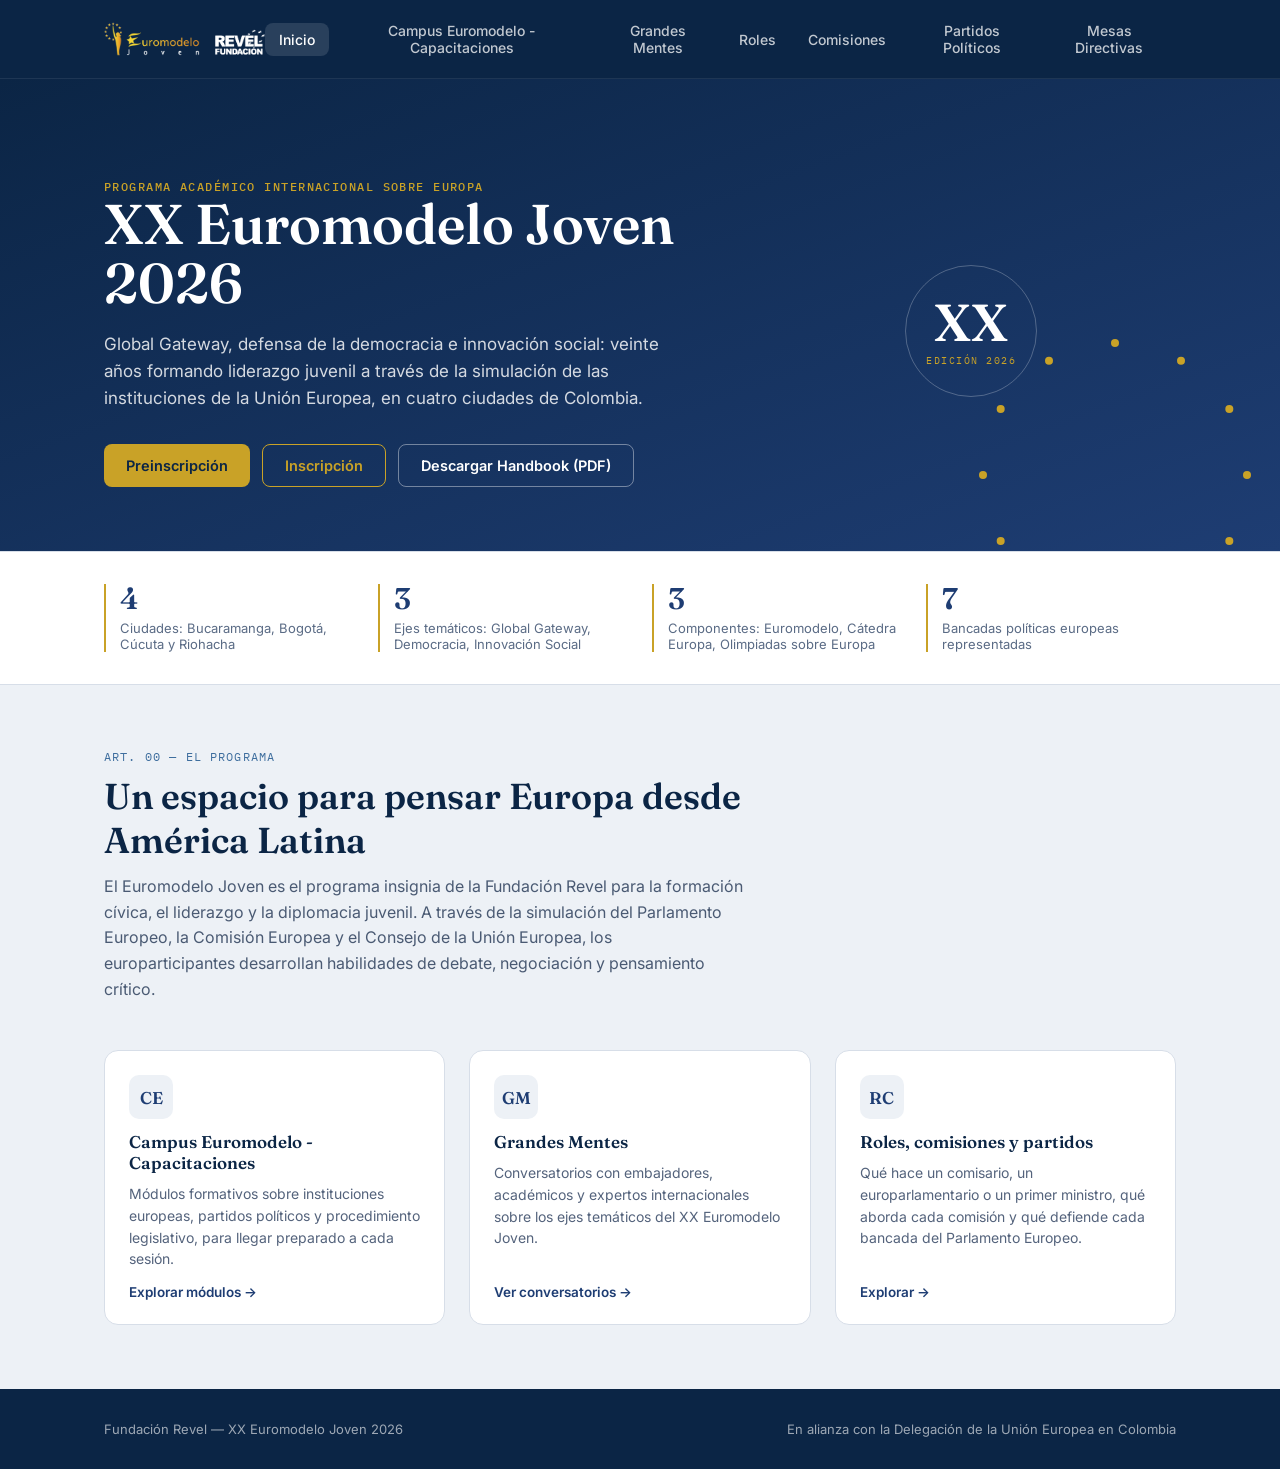
<file: Index.html>
<!DOCTYPE html>
<html lang="es">
<head>
<meta charset="UTF-8">
<meta name="viewport" content="width=device-width, initial-scale=1.0">
<title>XX Euromodelo Joven 2026</title>
<link rel="preconnect" href="https://fonts.googleapis.com">
<link href="https://fonts.googleapis.com/css2?family=Fraunces:opsz,wght@9..144,400;9..144,500;9..144,600;9..144,700&family=Inter:wght@400;500;600;700&family=IBM+Plex+Mono:wght@500&display=swap" rel="stylesheet">
<style>
  :root{
    --navy-deep:#0B2545;
    --blue-revel:#1E3D73;
    --blue-slate:#3E6E9E;
    --blue-pale:#EDF1F6;
    --gold-star:#C9A227;
    --ink:#12213D;
    --white:#FFFFFF;
    --line:#D7DEE8;
    --radius:14px;
    --space-1:8px; --space-2:16px; --space-3:24px; --space-4:32px; --space-5:48px; --space-6:64px; --space-7:96px;
  }
  *{box-sizing:border-box;}
  html{scroll-behavior:smooth;}
  body{
    margin:0; font-family:'Inter',sans-serif; color:var(--ink); background:var(--blue-pale);
    -webkit-font-smoothing:antialiased;
  }
  h1,h2,h3,.display{font-family:'Fraunces',serif;}
  .eyebrow{
    font-family:'IBM Plex Mono',monospace; font-size:12px; letter-spacing:.12em; text-transform:uppercase;
    color:var(--gold-star); font-weight:500;
  }
  a{color:inherit;}
  button{font-family:inherit;}
  .container{max-width:1120px; margin:0 auto; padding:0 var(--space-3);}

  /* ---- Header / Nav ---- */
  header.site{
    position:sticky; top:0; z-index:50; background:var(--navy-deep); color:var(--white);
    border-bottom:1px solid rgba(255,255,255,.08);
  }
  .nav-row{display:flex; align-items:center; justify-content:space-between; padding:14px var(--space-3); max-width:1120px; margin:0 auto;}
  .brand{display:flex; align-items:center; gap:12px; font-family:'Fraunces',serif; font-weight:600; font-size:18px;}
  .brand-logo{height:34px; width:auto; display:block;}
  .brand-mark{
    width:36px; height:36px; border-radius:50%; border:1.5px solid var(--gold-star);
    display:flex; align-items:center; justify-content:center; font-family:'IBM Plex Mono',monospace;
    font-size:13px; color:var(--gold-star); flex-shrink:0;
  }
  nav.links{display:flex; gap:4px; align-items:center;}
  nav.links button{
    background:none; border:none; color:rgba(255,255,255,.75); font-size:14px; font-weight:500;
    padding:8px 14px; border-radius:8px; cursor:pointer; transition:background .15s, color .15s;
  }
  nav.links button:hover{background:rgba(255,255,255,.08); color:var(--white);}
  nav.links button.active{color:var(--white); background:rgba(255,255,255,.12);}
  .cta-btn{
    background:var(--gold-star); color:var(--navy-deep); border:none; padding:9px 18px; border-radius:8px;
    font-weight:600; font-size:14px; cursor:pointer; white-space:nowrap;
  }
  .cta-btn:hover{filter:brightness(1.06);}
  .menu-toggle{display:none; background:none; border:none; color:var(--white); font-size:22px; cursor:pointer;}

  /* ---- Sections ---- */
  main{display:block;}
  section.page{display:none; animation:fadein .35s ease;}
  section.page.active{display:block;}
  @keyframes fadein{from{opacity:0; transform:translateY(6px);} to{opacity:1; transform:translateY(0);}}

  /* ---- Hero ---- */
  .hero{
    background:linear-gradient(160deg, var(--navy-deep) 0%, var(--blue-revel) 100%);
    color:var(--white); padding:var(--space-7) 0 var(--space-6);
    position:relative; overflow:hidden;
  }
  .hero-grid{display:grid; grid-template-columns:1.2fr .8fr; gap:var(--space-5); align-items:center;}
  .hero h1{font-size:clamp(34px,5vw,56px); line-height:1.05; margin:0 0 18px; font-weight:600;}
  .hero p.lead{font-size:17px; line-height:1.6; color:rgba(255,255,255,.82); max-width:52ch; margin:0 0 var(--space-4);}
  .hero-ctas{display:flex; gap:12px; flex-wrap:wrap;}
  .btn-ghost{
    border:1.5px solid rgba(255,255,255,.4); background:transparent; color:var(--white);
    padding:12px 22px; border-radius:8px; font-weight:600; font-size:14.5px; cursor:pointer;
  }
  .btn-ghost:hover{background:rgba(255,255,255,.08);}
  .btn-solid{
    background:var(--gold-star); color:var(--navy-deep); border:none; padding:12px 22px; border-radius:8px;
    font-weight:600; font-size:14.5px; cursor:pointer;
  }
  .btn-solid:hover{filter:brightness(1.05);}

  .star-ring{
    position:relative; width:280px; height:280px; margin:0 auto; flex-shrink:0;
  }
  .star-ring .core{
    position:absolute; inset:0; margin:auto; width:132px; height:132px; border-radius:50%;
    border:1px solid rgba(255,255,255,.25); display:flex; flex-direction:column; align-items:center; justify-content:center;
  }
  .star-ring .core .num{font-family:'Fraunces',serif; font-size:52px; font-weight:600; line-height:1;}
  .star-ring .core .cap{font-family:'IBM Plex Mono',monospace; font-size:10px; letter-spacing:.15em; color:var(--gold-star); margin-top:6px;}
  .star-ring .dots{position:absolute; inset:0; animation:spin 90s linear infinite;}
  @media (prefers-reduced-motion:reduce){.star-ring .dots{animation:none;}}
  .star-ring .dot{
    position:absolute; top:50%; left:50%; width:8px; height:8px; border-radius:50%; background:var(--gold-star);
    transform-origin:0 0;
  }
  @keyframes spin{to{transform:rotate(360deg);}}

  .stat-strip{
    background:var(--white); border-top:1px solid var(--line); border-bottom:1px solid var(--line);
  }
  .stat-strip .container{display:grid; grid-template-columns:repeat(4,1fr); gap:var(--space-3); padding:var(--space-4) var(--space-3);}
  .stat{text-align:left; border-left:2px solid var(--gold-star); padding-left:14px;}
  .stat .n{font-family:'Fraunces',serif; font-size:30px; font-weight:600; color:var(--blue-revel); line-height:1;}
  .stat .l{font-size:13px; color:#5A6B85; margin-top:6px;}

  /* ---- Generic section chrome ---- */
  .section-inner{padding:var(--space-6) 0;}
  .section-head{max-width:64ch; margin-bottom:var(--space-5);}
  .section-head h2{font-size:clamp(26px,3.4vw,36px); margin:10px 0 12px; color:var(--navy-deep); font-weight:600;}
  .section-head p{font-size:16px; color:#4A5A73; line-height:1.6; margin:0;}

  .art-label{
    font-family:'IBM Plex Mono',monospace; font-size:11.5px; letter-spacing:.1em; color:var(--blue-slate);
    text-transform:uppercase; margin-bottom:8px; display:block;
  }

  /* ---- Card grids (Campus / Grandes Mentes) ---- */
  .grid-cards{display:grid; grid-template-columns:repeat(auto-fit,minmax(280px,1fr)); gap:var(--space-3);}
  .card{
    background:var(--white); border:1px solid var(--line); border-radius:var(--radius); padding:var(--space-3);
    display:flex; flex-direction:column; gap:10px;
  }
  .card .icon{
    width:44px; height:44px; border-radius:10px; background:var(--blue-pale); color:var(--blue-revel);
    display:flex; align-items:center; justify-content:center; font-family:'Fraunces',serif; font-weight:600; font-size:17px;
  }
  .card h3{font-size:17px; margin:2px 0 0; color:var(--navy-deep); font-weight:600;}
  .card p{font-size:14px; line-height:1.55; color:#54637C; margin:0; flex-grow:1;}
  .card-foot{display:flex; align-items:center; justify-content:space-between; margin-top:4px;}
  .tag{
    font-family:'IBM Plex Mono',monospace; font-size:10.5px; letter-spacing:.06em; text-transform:uppercase;
    background:var(--blue-pale); color:var(--blue-revel); padding:4px 8px; border-radius:6px;
  }
  .link-btn{
    background:none; border:none; color:var(--blue-revel); font-weight:600; font-size:13.5px; cursor:pointer;
    padding:0;
  }
  .link-btn:hover{text-decoration:underline;}
  .placeholder-note{
    font-size:12.5px; color:#8695AC; border-top:1px dashed var(--line); padding-top:8px; margin-top:2px;
  }

  /* ---- Handbook accordion ---- */
  .accordion{border:1px solid var(--line); border-radius:var(--radius); overflow:hidden; background:var(--white);}
  details{border-bottom:1px solid var(--line);}
  details:last-child{border-bottom:none;}
  summary{
    list-style:none; cursor:pointer; padding:18px 20px; display:flex; align-items:center; gap:14px;
    font-weight:600; color:var(--navy-deep); font-size:15px;
  }
  summary::-webkit-details-marker{display:none;}
  summary .n{
    font-family:'IBM Plex Mono',monospace; color:var(--gold-star); font-size:13px; flex-shrink:0; width:52px;
  }
  summary::after{content:'+'; margin-left:auto; font-family:'IBM Plex Mono',monospace; color:var(--blue-slate); font-size:18px;}
  details[open] summary::after{content:'–';}
  .acc-body{padding:0 20px 20px 86px; font-size:14.5px; line-height:1.65; color:#4A5A73;}
  .acc-body ul{margin:8px 0; padding-left:18px;}
  .handbook-cta{
    display:flex; align-items:center; justify-content:space-between; gap:var(--space-3); flex-wrap:wrap;
    background:var(--navy-deep); color:var(--white); border-radius:var(--radius); padding:var(--space-3) var(--space-4);
    margin-top:var(--space-3);
  }
  .handbook-cta p{margin:0; font-size:14px; color:rgba(255,255,255,.75); max-width:44ch;}

  /* ---- Forms ---- */
  .form-tabs{display:flex; gap:8px; margin-bottom:var(--space-4); border-bottom:1px solid var(--line);}
  .form-tab{
    background:none; border:none; padding:10px 4px; margin-right:var(--space-4); font-weight:600; font-size:14.5px;
    color:#8695AC; cursor:pointer; border-bottom:2.5px solid transparent; margin-bottom:-1px;
  }
  .form-tab.active{color:var(--blue-revel); border-bottom-color:var(--gold-star);}
  .form-panel{display:none;}
  .form-panel.active{display:block;}
  .form-card{background:var(--white); border:1px solid var(--line); border-radius:var(--radius); padding:var(--space-4);}
  .form-grid{display:grid; grid-template-columns:1fr 1fr; gap:var(--space-2) var(--space-3);}
  .field{display:flex; flex-direction:column; gap:6px; margin-bottom:var(--space-2);}
  .field.full{grid-column:1 / -1;}
  .field label{font-size:13px; font-weight:600; color:var(--navy-deep);}
  .field .hint{font-size:12px; color:#8695AC; font-weight:400;}
  .field input, .field select, .field textarea{
    border:1px solid var(--line); border-radius:8px; padding:10px 12px; font-size:14.5px; font-family:inherit;
    color:var(--ink); background:var(--white);
  }
  .field input:focus, .field select:focus, .field textarea:focus{
    outline:none; border-color:var(--blue-slate); box-shadow:0 0 0 3px rgba(62,110,158,.15);
  }
  .field textarea{resize:vertical; min-height:80px;}
  .checkline{display:flex; align-items:flex-start; gap:10px; font-size:13.5px; color:#4A5A73; line-height:1.5;}
  .checkline input{margin-top:3px;}
  .form-submit-row{display:flex; align-items:center; justify-content:space-between; margin-top:var(--space-2); flex-wrap:wrap; gap:12px;}
  .form-note{font-size:12.5px; color:#8695AC; max-width:40ch;}
  .btn-primary{
    background:var(--blue-revel); color:var(--white); border:none; padding:12px 26px; border-radius:8px;
    font-weight:600; font-size:14.5px; cursor:pointer;
  }
  .btn-primary:hover{background:var(--navy-deep);}
  .success-panel{display:none; background:var(--white); border:1px solid var(--line); border-radius:var(--radius); padding:var(--space-4); text-align:center;}
  .success-panel.show{display:block;}
  .success-panel .mark{
    width:52px; height:52px; border-radius:50%; background:var(--blue-pale); color:var(--blue-revel);
    display:flex; align-items:center; justify-content:center; margin:0 auto 14px; font-size:24px; font-family:'Fraunces',serif;
  }
  .success-panel h3{margin:0 0 8px; color:var(--navy-deep);}
  .success-panel p{color:#54637C; font-size:14.5px; margin:0 0 4px;}
  .ref-code{font-family:'IBM Plex Mono',monospace; color:var(--blue-revel); font-weight:600;}

  .subsection-title{
    font-family:'Fraunces',serif; font-size:18px; font-weight:600; color:var(--navy-deep);
    margin:0 0 var(--space-2);
  }
  .card.accent{border-left:5px solid var(--accent, var(--blue-slate));}
  .card .icon.accent-icon{background:var(--accent, var(--blue-pale)); color:var(--white);}
  .role-bullets{list-style:none; margin:0; padding:0; display:flex; flex-direction:column; gap:6px;}
  .role-bullets li{
    font-size:13.5px; line-height:1.5; color:#54637C; padding-left:16px; position:relative;
  }
  .role-bullets li::before{
    content:''; position:absolute; left:0; top:7px; width:6px; height:6px; border-radius:50%;
    background:var(--accent, var(--gold-star));
  }
  .party-badge{
    display:inline-block; font-family:'IBM Plex Mono',monospace; font-size:11px; letter-spacing:.05em;
    padding:3px 9px; border-radius:6px; color:var(--white); background:var(--accent, var(--blue-revel));
  }

  /* ---- Modal: detalle de comisión ---- */
  .modal-overlay{
    display:none; position:fixed; inset:0; z-index:100; background:rgba(11,37,69,.55);
    align-items:flex-start; justify-content:center; padding:var(--space-5) var(--space-3); overflow-y:auto;
  }
  .modal-overlay.open{display:flex;}
  .modal-card{
    background:var(--white); border-radius:var(--radius); max-width:640px; width:100%;
    padding:var(--space-4); position:relative; animation:fadein .25s ease;
  }
  .modal-close{
    position:absolute; top:18px; right:18px; background:var(--blue-pale); border:none; width:32px; height:32px;
    border-radius:50%; font-size:16px; color:var(--blue-revel); cursor:pointer; line-height:1;
  }
  .modal-close:hover{background:var(--line);}
  .modal-card .icon{
    width:48px; height:48px; border-radius:10px; background:var(--blue-pale); color:var(--blue-revel);
    display:flex; align-items:center; justify-content:center; font-family:'Fraunces',serif; font-weight:600; font-size:18px;
    margin-bottom:14px;
  }
  .modal-card h3{font-size:22px; margin:0 0 10px; color:var(--navy-deep);}
  .modal-card .modal-intro{font-size:14.5px; line-height:1.65; color:#4A5A73; margin:0 0 var(--space-3);}
  .modal-topics{list-style:none; margin:0; padding:0; display:flex; flex-direction:column; gap:12px;}
  .modal-topics li{display:flex; gap:12px; align-items:flex-start; font-size:14px; line-height:1.55; color:#4A5A73;}
  .modal-topics .t-num{
    font-family:'IBM Plex Mono',monospace; font-size:11.5px; color:var(--gold-star); flex-shrink:0; width:22px; padding-top:2px;
  }
  .modal-topics b{color:var(--navy-deep);}

  footer{background:var(--navy-deep); color:rgba(255,255,255,.6); padding:var(--space-4) 0; font-size:13px;}
  footer .container{display:flex; justify-content:space-between; flex-wrap:wrap; gap:8px;}

  @media (max-width:860px){
    .hero-grid{grid-template-columns:1fr;}
    .star-ring{width:200px; height:200px; margin-top:var(--space-4);}
    .stat-strip .container{grid-template-columns:repeat(2,1fr);}
    .form-grid{grid-template-columns:1fr;}
  }
  @media (max-width:720px){
    nav.links{display:none; position:absolute; top:100%; left:0; right:0; background:var(--navy-deep);
      flex-direction:column; padding:8px var(--space-3) var(--space-3); border-top:1px solid rgba(255,255,255,.08);}
    nav.links.open{display:flex;}
    .menu-toggle{display:block;}
    .nav-row .cta-btn{display:none;}
  }
</style>
</head>
<body>

<header class="site">
  <div class="nav-row">
    <div class="brand"><img src="[data-uri]" alt="Euromodelo Joven - Fundación Revel" class="brand-logo"></div>
    <nav class="links" id="navLinks">
      <button data-page="inicio" class="active">Inicio</button>
      <button data-page="campus">Campus Euromodelo - Capacitaciones</button>
      <button data-page="mentes">Grandes Mentes</button>
      <button data-page="roles">Roles</button>
      <button data-page="comisiones">Comisiones</button>
      <button data-page="partidos">Partidos Políticos</button>
      <button data-page="mesas">Mesas Directivas</button>
    </nav>
    <button class="menu-toggle" id="menuToggle" aria-label="Abrir menú">☰</button>
  </div>
</header>

<main>

  <!-- ============ INICIO ============ -->
  <section class="page active" id="page-inicio">
    <div class="hero">
      <div class="container hero-grid">
        <div>
          <span class="eyebrow">Programa académico internacional sobre Europa</span>
          <h1>XX Euromodelo Joven<br>2026</h1>
          <p class="lead">Global Gateway, defensa de la democracia e innovación social: veinte años formando liderazgo juvenil a través de la simulación de las instituciones de la Unión Europea, en cuatro ciudades de Colombia.</p>
          <div class="hero-ctas">
            <button class="btn-solid" id="heroPreinscripcionBtn">Preinscripción</button>
            <button class="btn-solid" id="heroInscripcionBtn" style="background:transparent; border:1.5px solid var(--gold-star); color:var(--gold-star);">Inscripción</button>
            <button class="btn-ghost" id="downloadHandbookBtn">Descargar Handbook (PDF)</button>
          </div>
        </div>
        <div class="star-ring">
          <div class="dots" id="dotsRing"></div>
          <div class="core">
            <span class="num">XX</span>
            <span class="cap">EDICIÓN 2026</span>
          </div>
        </div>
      </div>
    </div>

    <div class="stat-strip">
      <div class="container">
        <div class="stat"><div class="n">4</div><div class="l">Ciudades: Bucaramanga, Bogotá, Cúcuta y Riohacha</div></div>
        <div class="stat"><div class="n">3</div><div class="l">Ejes temáticos: Global Gateway, Democracia, Innovación Social</div></div>
        <div class="stat"><div class="n">3</div><div class="l">Componentes: Euromodelo, Cátedra Europa, Olimpiadas sobre Europa</div></div>
        <div class="stat"><div class="n">7</div><div class="l">Bancadas políticas europeas representadas</div></div>
      </div>
    </div>

    <div class="section-inner">
      <div class="container">
        <div class="section-head">
          <span class="art-label">Art. 00 — El programa</span>
          <h2>Un espacio para pensar Europa desde América Latina</h2>
          <p>El Euromodelo Joven es el programa insignia de la Fundación Revel para la formación cívica, el liderazgo y la diplomacia juvenil. A través de la simulación del Parlamento Europeo, la Comisión Europea y el Consejo de la Unión Europea, los europarticipantes desarrollan habilidades de debate, negociación y pensamiento crítico.</p>
        </div>
        <div class="grid-cards">
          <div class="card">
            <div class="icon">CE</div>
            <h3>Campus Euromodelo - Capacitaciones</h3>
            <p>Módulos formativos sobre instituciones europeas, partidos políticos y procedimiento legislativo, para llegar preparado a cada sesión.</p>
            <div class="card-foot"><button class="link-btn" data-page="campus">Explorar módulos →</button></div>
          </div>
          <div class="card">
            <div class="icon">GM</div>
            <h3>Grandes Mentes</h3>
            <p>Conversatorios con embajadores, académicos y expertos internacionales sobre los ejes temáticos del XX Euromodelo Joven.</p>
            <div class="card-foot"><button class="link-btn" data-page="mentes">Ver conversatorios →</button></div>
          </div>
          <div class="card">
            <div class="icon">RC</div>
            <h3>Roles, comisiones y partidos</h3>
            <p>Qué hace un comisario, un europarlamentario o un primer ministro, qué aborda cada comisión y qué defiende cada bancada del Parlamento Europeo.</p>
            <div class="card-foot"><button class="link-btn" data-page="roles">Explorar →</button></div>
          </div>
        </div>
      </div>
    </div>
  </section>

  <!-- ============ CAMPUS EUROMODELO ============ -->
  <section class="page" id="page-campus">
    <div class="section-inner">
      <div class="container">
        <div class="section-head">
          <span class="art-label">Art. 01 — Formación</span>
          <h2>Campus Euromodelo - Capacitaciones</h2>
          <p>Módulos metodológicos en video para preparar tu participación: instituciones europeas, bancadas, comisiones y procedimiento legislativo. Complétalos antes de tu ronda regional.</p>
        </div>
        <div class="grid-cards" id="campusGrid"></div>
      </div>
    </div>
  </section>

  <!-- ============ GRANDES MENTES ============ -->
  <section class="page" id="page-mentes">
    <div class="section-inner">
      <div class="container">
        <div class="section-head">
          <span class="art-label">Art. 02 — Diálogo</span>
          <h2>Grandes Mentes</h2>
          <p>Serie de conversatorios con embajadores de la Unión Europea, académicos y expertos internacionales, organizados según los tres ejes del XX Euromodelo Joven 2026.</p>
        </div>
        <div class="grid-cards" id="menteGrid"></div>
      </div>
    </div>
  </section>

  <!-- ============ ROLES ============ -->
  <section class="page" id="page-roles">
    <div class="section-inner">
      <div class="container">
        <div class="section-head">
          <span class="art-label">Art. 03 — Roles</span>
          <h2>Roles dentro del Euromodelo Joven</h2>
          <p>Cada europarticipante asume un rol que reproduce el funcionamiento real de las instituciones europeas. Haz clic en cada tarjeta para ver el detalle completo.</p>
        </div>
        <div class="grid-cards" id="rolesGrid"></div>

        <div class="section-head" style="margin-top:var(--space-6);">
          <span class="art-label">Mesas directivas</span>
          <h2>Quién conduce el debate</h2>
          <p>La mesa directiva garantiza el orden, el tiempo y la calificación del debate. Su composición cambia según el tipo de sesión.</p>
        </div>

        <h3 class="subsection-title">Sesión por Comisiones</h3>
        <div class="grid-cards" id="mesasComisionesGrid"></div>

        <h3 class="subsection-title" style="margin-top:var(--space-3);">Sesión Plenaria</h3>
        <div class="grid-cards" id="mesasPlenariaGrid"></div>
      </div>
    </div>
  </section>

  <!-- ============ COMISIONES ============ -->
  <section class="page" id="page-comisiones">
    <div class="section-inner">
      <div class="container">
        <div class="section-head">
          <span class="art-label">Art. 04 — Comisiones</span>
          <h2>Comisiones temáticas</h2>
          <p>Cada comisario y europarlamentario debate dentro de una de estas cinco comisiones, según el tema de su propuesta legislativa.</p>
        </div>
        <div class="grid-cards" id="comisionesGrid"></div>
      </div>
    </div>
  </section>

  <!-- ============ PARTIDOS POLÍTICOS ============ -->
  <section class="page" id="page-partidos">
    <div class="section-inner">
      <div class="container">
        <div class="section-head">
          <span class="art-label">Art. 05 — Bancadas</span>
          <h2>Partidos políticos del Parlamento Europeo</h2>
          <p>Los europarlamentarios y primeros ministros representan a una de estas siete bancadas, cada una con una ideología e intereses propios dentro del debate.</p>
        </div>
        <div class="grid-cards" id="partidosGrid"></div>
      </div>
    </div>
  </section>

  <!-- ============ MESAS DIRECTIVAS ============ -->
  <section class="page" id="page-mesas">
    <div class="section-inner">
      <div class="container">
        <div class="section-head">
          <span class="art-label">Art. 07 — Liderazgo</span>
          <h2>Postulación a Mesas Directivas</h2>
          <p>Las mesas directivas conducen las sesiones por comisiones y la sesión plenaria. Se evalúan el dominio del procedimiento legislativo, la asertividad comunicativa y la capacidad de resolución de conflictos.</p>
        </div>
        <form class="form-card" id="mesaForm">
          <div class="form-grid">
            <div class="field"><label>Nombre completo</label><input required type="text" name="nombre"></div>
            <div class="field"><label>Correo electrónico</label><input required type="email" name="correo"></div>
            <div class="field">
              <label>Ciudad</label>
              <select required name="ciudad">
                <option value="">Selecciona una ciudad</option>
                <option>Bucaramanga</option><option>Bogotá</option><option>Cúcuta</option><option>Riohacha</option>
              </select>
            </div>
            <div class="field">
              <label>Rol postulado</label>
              <select required name="rolMesa">
                <option value="">Selecciona un rol</option>
                <option>Presidente de Mesa</option>
                <option>Vicepresidente de Mesa</option>
                <option>Secretario de Mesa</option>
              </select>
            </div>
            <div class="field full">
              <label>Dominio del Procedimiento Legislativo Ordinario</label>
              <select required name="dominio">
                <option value="">Selecciona un nivel</option>
                <option>Básico</option><option>Intermedio</option><option>Avanzado</option>
              </select>
            </div>
            <div class="field full">
              <label>Experiencia relevante <span class="hint">(ediciones anteriores, debate, oratoria, liderazgo estudiantil)</span></label>
              <textarea name="experiencia" required></textarea>
            </div>
            <div class="field full">
              <label>¿Por qué quieres integrar una mesa directiva?</label>
              <textarea name="motivacion" required></textarea>
            </div>
          </div>
          <div class="field full">
            <label class="checkline"><input required type="checkbox"> Estoy disponible para asistir a la capacitación previa obligatoria de mesas directivas.</label>
          </div>
          <div class="form-submit-row">
            <span class="form-note">Las postulaciones son evaluadas por el staff del Euromodelo Joven antes de la ronda regional.</span>
            <button class="btn-primary" type="submit">Enviar postulación</button>
          </div>
        </form>
        <div class="success-panel" id="mesaSuccess">
          <div class="mark">✓</div>
          <h3>Postulación enviada</h3>
          <p>Recibirás la confirmación de tu rol en la mesa directiva por parte del staff del Euromodelo Joven.</p>
          <p class="ref-code" id="mesaRefCode"></p>
        </div>
      </div>
    </div>
  </section>


  <!-- ============ MODAL: DETALLE DE COMISIÓN ============ -->
  <div class="modal-overlay" id="comisionModal">
    <div class="modal-card">
      <button class="modal-close" id="comisionModalClose" aria-label="Cerrar">✕</button>
      <div class="icon" id="modalIcon"></div>
      <h3 id="modalTitle"></h3>
      <p class="modal-intro" id="modalIntro"></p>
      <ul class="modal-topics" id="modalTopics"></ul>
    </div>
  </div>

</main>

<footer>
  <div class="container">
    <span>Fundación Revel — XX Euromodelo Joven 2026</span>
    <span>En alianza con la Delegación de la Unión Europea en Colombia</span>
  </div>
</footer>

<script>
  // ---------- Navigation ----------
  const navButtons = document.querySelectorAll('nav.links button[data-page]');
  const heroCtas = document.querySelectorAll('button[data-page]');
  const pages = document.querySelectorAll('section.page');

  function goToPage(pageId){
    pages.forEach(p => p.classList.toggle('active', p.id === 'page-' + pageId));
    navButtons.forEach(b => b.classList.toggle('active', b.dataset.page === pageId));
    document.getElementById('navLinks').classList.remove('open');
    window.scrollTo({top:0, behavior:'smooth'});
  }
  heroCtas.forEach(btn => btn.addEventListener('click', () => goToPage(btn.dataset.page)));

  document.getElementById('menuToggle').addEventListener('click', () => {
    document.getElementById('navLinks').classList.toggle('open');
  });

  // ---------- Star ring ----------
  const dotsRing = document.getElementById('dotsRing');
  const R = 132;
  for(let i=0;i<12;i++){
    const dot = document.createElement('div');
    dot.className = 'dot';
    const angle = (i / 12) * 2 * Math.PI;
    dot.style.transform = `translate(${140 + R*Math.sin(angle)}px, ${140 - R*Math.cos(angle)}px)`;
    dotsRing.appendChild(dot);
  }

  // ---------- Campus Euromodelo content ----------
  const campusModules = [
    {code:'M1', title:'¿Qué es la Unión Europea?', desc:'Fundamentos institucionales: qué es la UE, sus valores y su lugar en el sistema internacional.', tag:'Introductorio'},
    {code:'M2', title:'Órganos legislativos de la UE', desc:'Comisión Europea, Parlamento Europeo y Consejo de la Unión Europea: funciones y diferencias.', tag:'Instituciones'},
    {code:'M3', title:'Bancadas y partidos políticos', desc:'Las siete bancadas europeas representadas en el Euromodelo Joven y sus ideologías.', tag:'Bancadas'},
    {code:'M4', title:'PLO — Sesión por comisiones', desc:'Cómo funciona el Procedimiento Legislativo Ordinario dentro de cada comisión.', tag:'Procedimiento'},
    {code:'M5', title:'PLO — Sesión plenaria', desc:'Debate moderado, enmiendas y votación en la sesión plenaria del Euromodelo Joven.', tag:'Procedimiento'},
    {code:'M6', title:'Mociones, puntos y quórums', desc:'Reglas de procedimiento: mociones, puntos de orden y tipos de quórum y mayoría.', tag:'Reglamento'},
    {code:'M7', title:'Guía para comisarios', desc:'Cómo redactar y sustentar una propuesta legislativa ante la mesa directiva.', tag:'Rol: Comisario'},
  ];
  const campusGrid = document.getElementById('campusGrid');
  campusModules.forEach(m => {
    campusGrid.innerHTML += `
      <div class="card">
        <div class="icon">${m.code}</div>
        <h3>${m.title}</h3>
        <p>${m.desc}</p>
        <div class="card-foot">
          <span class="tag">${m.tag}</span>
          <button class="link-btn">Ver módulo →</button>
        </div>
        <div class="placeholder-note">Video pendiente de cargar por el staff.</div>
      </div>`;
  });

  // ---------- Grandes Mentes content ----------
  const mentesTalks = [
    {code:'GG', title:'Global Gateway y América Latina', desc:'Conversatorio sobre la estrategia europea de infraestructura e inversión en la región.', tag:'Eje: Global Gateway'},
    {code:'DD', title:'Defensa de la democracia', desc:'Diálogo con expertos sobre desinformación, resiliencia democrática y participación juvenil.', tag:'Eje: Democracia'},
    {code:'IS', title:'Innovación social en Europa', desc:'Casos de innovación social y transición digital aplicables al contexto latinoamericano.', tag:'Eje: Innovación Social'},
    {code:'PD', title:'Panel diplomático', desc:'Embajadores acreditados de la Unión Europea en Colombia dialogan con los europarticipantes.', tag:'Cátedra Europa'},
  ];
  const menteGrid = document.getElementById('menteGrid');
  mentesTalks.forEach(m => {
    menteGrid.innerHTML += `
      <div class="card">
        <div class="icon">${m.code}</div>
        <h3>${m.title}</h3>
        <p>${m.desc}</p>
        <div class="card-foot">
          <span class="tag">${m.tag}</span>
          <button class="link-btn">Ver conversatorio →</button>
        </div>
        <div class="placeholder-note">Fecha e invitado por confirmar.</div>
      </div>`;
  });

  // ---------- Roles ----------
  const roles = [
    {code:'CO', title:'Comisario', color:'#C9A227',
      bullets:['Redacta y presenta una propuesta legislativa','Expone ante su comisión y, si es seleccionada, en plenaria','Responde las preguntas de la mesa directiva'],
      desc:'Es el rol base del Euromodelo Joven. Su función es crear una propuesta legislativa que será debatida en comisión y, en caso de ser seleccionada, en plenaria. El comisario deberá exponer su propuesta y responder las preguntas que se le formulen. Representa a una bancada política dentro de la Comisión Europea.'},
    {code:'EP', title:'Europarlamentario', color:'#1E3D73',
      bullets:['Es el rol más numeroso del programa','Formula preguntas a los comisarios y redacta enmiendas','Vota las enmiendas y las propuestas legislativas'],
      desc:'Es el rol más numeroso dentro del Euromodelo Joven. Su participación es la más relevante de cara al desarrollo del debate: formulan preguntas para discutir la propuesta y crean las enmiendas que serán votadas, además de votar las propuestas legislativas de los comisarios. Representan los ideales de un partido político del Parlamento Europeo.'},
    {code:'PM', title:'Primer Ministro', color:'#3E6E9E',
      bullets:['Representa a un Estado miembro de la UE','Formula preguntas sobre las propuestas legislativas','Vota las enmiendas y las propuestas legislativas'],
      desc:'Es el segundo rol participante en el debate. Sus intervenciones aportan al desarrollo del debate, formulan preguntas para discutir las propuestas y su función especial es votar las enmiendas propuestas por los europarlamentarios y las propuestas legislativas de los comisarios. Representan los intereses de un Estado miembro de la Unión Europea.'},
  ];
  const rolesGrid = document.getElementById('rolesGrid');
  roles.forEach((r, i) => {
    rolesGrid.innerHTML += `
      <div class="card accent" style="--accent:${r.color}; cursor:pointer;" data-role-index="${i}">
        <div class="icon accent-icon" style="--accent:${r.color};">${r.code}</div>
        <h3>${r.title}</h3>
        <ul class="role-bullets" style="--accent:${r.color};">${r.bullets.map(b => `<li>${b}</li>`).join('')}</ul>
        <div class="card-foot"><span class="link-btn">Ver detalle →</span></div>
      </div>`;
  });

  const mesasComisiones = [
    {code:'PC', title:'Presidente', color:'#0B2545',
      bullets:['Lleva el debate de forma balanceada e imparcial','Decide mociones y puntos junto al secretario'],
      desc:'Es la cabeza de la mesa directiva en sesión por comisiones. Su función es llevar el debate de forma balanceada e imparcial y, junto con su secretario/a, llevar el recuento de la calificación de los participantes de forma individual. A su vez, decide junto con su secretario/a las mociones y demás puntos.'},
    {code:'SC', title:'Secretario', color:'#3E6E9E',
      bullets:['Apoya el orden del debate y los tiempos','Lleva la calificación individual de los participantes'],
      desc:'Es el segundo integrante de la mesa directiva en comisión. Su función es, junto con el presidente, llevar el orden del debate, el tiempo de intervenciones y la calificación de los participantes de forma individual.'},
  ];
  const mesasPlenaria = [
    {code:'PP', title:'Presidente', color:'#0B2545',
      bullets:['Lleva el debate de forma balanceada e imparcial','Decide mociones y puntos junto al secretario'],
      desc:'Es la cabeza de la mesa directiva en sesión plenaria. Su función es llevar el debate de forma balanceada e imparcial y, junto con su vicepresidente y secretario/a, llevar el recuento de la calificación de los participantes de forma individual. A su vez, decide junto con su secretario/a las mociones y demás puntos.'},
    {code:'VP', title:'Vicepresidente', color:'#2E7D6B',
      bullets:['Apoya la calificación, los tiempos y el orden','Media en caso de moción de censura'],
      desc:'Es el segundo integrante de la mesa directiva en plenaria. Su función es brindar apoyo al presidente y secretario/a en caso de que sea requerido, y apoyar con la calificación, los tiempos y el orden del debate. En caso de presentarse una moción de censura, será el vicepresidente quien se retire a dialogar con las partes involucradas, evitando que se detenga el debate.'},
    {code:'SP', title:'Secretario', color:'#3E6E9E',
      bullets:['Lleva el orden del debate y los tiempos','Registra la calificación individual de los participantes'],
      desc:'Es el tercer integrante de la mesa directiva en plenaria. Su función es, junto con el presidente y el vicepresidente, llevar el orden del debate, el tiempo de intervenciones y la calificación de los participantes de forma individual.'},
  ];

  function renderMesaGrid(gridId, data, groupPrefix){
    const grid = document.getElementById(gridId);
    data.forEach((m, i) => {
      grid.innerHTML += `
        <div class="card accent" style="--accent:${m.color}; cursor:pointer;" data-mesa-group="${groupPrefix}" data-mesa-index="${i}">
          <div class="icon accent-icon" style="--accent:${m.color};">${m.code}</div>
          <h3>${m.title}</h3>
          <ul class="role-bullets" style="--accent:${m.color};">${m.bullets.map(b => `<li>${b}</li>`).join('')}</ul>
          <div class="card-foot"><span class="link-btn">Ver detalle →</span></div>
        </div>`;
    });
  }
  renderMesaGrid('mesasComisionesGrid', mesasComisiones, 'comisiones');
  renderMesaGrid('mesasPlenariaGrid', mesasPlenaria, 'plenaria');

  // ---------- Comisiones ----------
  const comisiones = [
    {code:'01', title:'Asuntos Económicos, Presupuestarios y Sociales',
      desc:'Empleo juvenil, educación y formación, inclusión social, protección al consumidor y salud y bienestar de los jóvenes europeos.',
      intro:'Responsable del bienestar económico y social de los jóvenes en la Unión Europea: empleo, educación, inclusión y protección social.',
      topics:[
        ['Empleo juvenil','Reducir el desempleo juvenil y mejorar la calidad de los empleos disponibles, incluido el apoyo al emprendimiento.'],
        ['Educación y formación','Garantizar el acceso equitativo a educación de calidad y al aprendizaje a lo largo de la vida.'],
        ['Inclusión social','Combatir la exclusión, la pobreza y la desigualdad entre los jóvenes.'],
        ['Protección del consumidor','Proteger a los jóvenes frente a la publicidad dirigida y la inseguridad digital.'],
        ['Salud y bienestar','Atender la salud mental y el acceso a servicios de salud.'],
        ['Digitalización y empleabilidad','Promover la alfabetización digital y las habilidades para el trabajo del futuro.'],
        ['Movilidad laboral y social','Facilitar la movilidad de los jóvenes dentro de la UE y la portabilidad de derechos sociales.'],
        ['Desarrollo regional y rural','Garantizar acceso a empleo, educación y servicios sin importar el lugar de residencia.'],
      ]},
    {code:'02', title:'Asuntos Exteriores, DDHH, Seguridad y Defensa',
      desc:'Política exterior y diplomacia, derechos humanos, seguridad internacional, defensa común y lucha contra el terrorismo.',
      intro:'Encargada de la política exterior de la UE y de la promoción de la paz, los derechos humanos y la seguridad internacional.',
      topics:[
        ['Política exterior y diplomacia','Desarrollar la política exterior de la UE y la cooperación con otras regiones.'],
        ['Derechos humanos','Proteger y promover los derechos humanos y actuar frente a sus violaciones.'],
        ['Seguridad internacional','Prevenir conflictos y gestionar crisis en zonas afectadas.'],
        ['Defensa','Desarrollar la política de defensa común y la cooperación militar entre Estados.'],
        ['Lucha contra el terrorismo','Prevenir la radicalización y combatir el extremismo violento.'],
        ['Cooperación en seguridad y defensa','Coordinar operaciones militares y misiones de paz entre Estados miembros.'],
        ['Gobernanza global','Impulsar la reforma de instituciones internacionales y el multilateralismo.'],
        ['Ayuda humanitaria','Garantizar asistencia a países y regiones en crisis humanitarias.'],
      ]},
    {code:'03', title:'Educación, Cultura y Desarrollo Regional',
      desc:'Movilidad estudiantil (como Erasmus+), formación profesional, promoción cultural y reducción de las disparidades regionales.',
      intro:'Promueve la cooperación en educación, el acceso igualitario a la cultura y el desarrollo económico y social de las regiones de Europa.',
      topics:[
        ['Educación inclusiva y accesible','Garantizar acceso igualitario a educación de calidad para todos los jóvenes.'],
        ['Movilidad estudiantil','Impulsar programas como Erasmus+ y el intercambio académico y cultural.'],
        ['Formación profesional','Promover la adquisición de habilidades relevantes para el mercado laboral.'],
        ['Cultura y diversidad cultural','Fomentar el intercambio y el diálogo intercultural en Europa.'],
        ['Desarrollo regional y cohesión social','Reducir las disparidades entre regiones mediante inversión e innovación.'],
        ['Sostenibilidad y medio ambiente','Integrar la educación ambiental en los programas educativos.'],
        ['Participación ciudadana','Fomentar la participación juvenil en la vida democrática.'],
        ['Innovación y emprendimiento cultural','Apoyar a jóvenes artistas y emprendedores culturales.'],
      ]},
    {code:'04', title:'Industria, Investigación y Tecnología',
      desc:'Innovación, transformación digital, investigación y desarrollo, política espacial europea y regulación ética de la tecnología.',
      intro:'Impulsa la competitividad de la industria europea, la investigación y el uso responsable de la tecnología.',
      topics:[
        ['Promoción de la innovación','Fomentar la investigación y el desarrollo, y apoyar a empresas innovadoras.'],
        ['Industria digital','Impulsar la adopción de IA, IoT y computación en la nube, y la ciberseguridad.'],
        ['Investigación y desarrollo tecnológico','Apoyar la colaboración entre academia, industria y sector público.'],
        ['Política espacial europea','Desarrollar sistemas de navegación satelital y observación de la Tierra.'],
        ['Economía circular','Promover la eficiencia energética y la reducción de residuos.'],
        ['Formación en tecnología','Preparar a los jóvenes en habilidades digitales para el futuro.'],
        ['Cooperación internacional','Fomentar la investigación científica conjunta con socios internacionales.'],
        ['Regulación y ética en tecnología','Crear marcos regulatorios para la IA, la biotecnología y la robótica.'],
      ]},
    {code:'05', title:'Medio Ambiente, Agricultura y Seguridad Alimentaria',
      desc:'Protección ambiental, cambio climático, agricultura sostenible, seguridad alimentaria y desarrollo rural.',
      intro:'Supervisa la protección del medio ambiente, la agricultura sostenible y la seguridad alimentaria, con foco en las generaciones futuras.',
      topics:[
        ['Protección del medio ambiente','Preservar la biodiversidad, los ecosistemas y la calidad del aire y del agua.'],
        ['Cambio climático','Reducir emisiones y fomentar la resiliencia frente a fenómenos extremos.'],
        ['Agricultura sostenible','Promover prácticas agrícolas ecológicas y el uso responsable de recursos.'],
        ['Seguridad alimentaria','Garantizar la calidad y trazabilidad de los alimentos.'],
        ['Economía circular','Impulsar la reducción, reutilización y reciclaje en la cadena agroalimentaria.'],
        ['Desarrollo rural','Apoyar la diversificación económica y el empleo en zonas rurales.'],
        ['Protección animal','Promover el bienestar animal en la producción agroalimentaria.'],
        ['Cooperación internacional','Fomentar la conservación ambiental y la agricultura sostenible a nivel global.'],
      ]},
  ];
  const comisionesGrid = document.getElementById('comisionesGrid');
  comisiones.forEach((c, i) => {
    comisionesGrid.innerHTML += `
      <div class="card" style="cursor:pointer;" data-comision-index="${i}">
        <div class="icon">${c.code}</div>
        <h3>${c.title}</h3>
        <p>${c.desc}</p>
        <div class="card-foot"><span class="link-btn">Ver detalle →</span></div>
      </div>`;
  });

  const detailModal = document.getElementById('comisionModal');
  function openDetailModal(item){
    const iconEl = document.getElementById('modalIcon');
    iconEl.textContent = item.code;
    iconEl.style.background = item.color || '';
    iconEl.style.color = item.color ? '#FFFFFF' : '';
    document.getElementById('modalTitle').textContent = item.title;
    document.getElementById('modalIntro').textContent = item.intro || item.desc || '';
    const topicsEl = document.getElementById('modalTopics');
    if(item.topics){
      topicsEl.innerHTML = item.topics.map((t,i) =>
        `<li><span class="t-num">${String(i+1).padStart(2,'0')}</span><span><b>${t[0]}.</b> ${t[1]}</span></li>`
      ).join('');
    }else if(item.paragraphs){
      topicsEl.innerHTML = item.paragraphs.map(p => `<li><span>${p}</span></li>`).join('');
    }else{
      topicsEl.innerHTML = '';
    }
  }
  function showDetailModal(item){
    openDetailModal(item);
    detailModal.classList.add('open');
  }
  comisionesGrid.querySelectorAll('[data-comision-index]').forEach(card => {
    card.addEventListener('click', () => showDetailModal(comisiones[+card.dataset.comisionIndex]));
  });
  rolesGrid.querySelectorAll('[data-role-index]').forEach(card => {
    card.addEventListener('click', () => showDetailModal(roles[+card.dataset.roleIndex]));
  });
  document.querySelectorAll('[data-mesa-group]').forEach(card => {
    const data = card.dataset.mesaGroup === 'comisiones' ? mesasComisiones : mesasPlenaria;
    card.addEventListener('click', () => showDetailModal(data[+card.dataset.mesaIndex]));
  });
  document.getElementById('comisionModalClose').addEventListener('click', () => detailModal.classList.remove('open'));
  detailModal.addEventListener('click', (e) => { if(e.target === detailModal) detailModal.classList.remove('open'); });
  document.addEventListener('keydown', (e) => { if(e.key === 'Escape') detailModal.classList.remove('open'); });

  // ---------- Partidos políticos ----------
  const partidos = [
    {code:'PPE', title:'Partido Popular Europeo', color:'#2D5FA8', ideo:'Centro a centroderecha', seats:'188 escaños · 26%',
      desc:'Democracia cristiana y conservadurismo moderado. Primera mayoría del Parlamento; busca una Europa unida, competitiva y fiel a los valores democráticos.',
      paragraphs:[
        'Agrupa a partidos democratacristianos, conservadores y de centroderecha de distintos países de la UE. Su ideología se basa en la democracia cristiana, el conservadurismo moderado y el europeísmo.',
        'Busca fortalecer la integración europea, promover el desarrollo económico sostenible, mejorar la cohesión social y defender los valores democráticos y los derechos humanos. Es la primera mayoría del Parlamento Europeo.'
      ]},
    {code:'S&D', title:'Alianza Progresista de Socialistas y Demócratas', color:'#E33241', ideo:'Centro a centroizquierda', seats:'136 escaños · 18%',
      desc:'Socialdemocracia y justicia social. Defiende la igualdad de oportunidades, los derechos laborales y una Europa más solidaria y sostenible.',
      paragraphs:[
        'Reúne a partidos de centroizquierda y socialdemócratas de distintos países de la UE. Su ideología se centra en la justicia social, la igualdad de oportunidades, la solidaridad y la protección de los derechos laborales.',
        'Impulsa políticas de cohesión social, igualdad de género, protección del medio ambiente y empleo digno, buscando una Europa más solidaria, inclusiva y sostenible.'
      ]},
    {code:'PxE', title:'Patriotas por Europa', color:'#142850', ideo:'Derecha a extrema derecha', seats:'84 escaños · 11%',
      desc:'Nacionalismo y euroescepticismo. Defiende la soberanía de los Estados miembros y el control de fronteras, y cuestiona la integración europea.',
      paragraphs:[
        'Agrupa a partidos euroescépticos, nacionalistas y de extrema derecha. Su ideología se caracteriza por el nacionalismo, la defensa de la soberanía de los Estados miembros y la crítica a la inmigración.',
        'Busca cuestionar el proceso de integración europea, reforzar el control de fronteras y proteger la identidad y las tradiciones nacionales frente a las instituciones europeas.'
      ]},
    {code:'CRE', title:'Conservadores y Reformistas Europeos', color:'#4E8CC7', ideo:'Conservadurismo / Derecha', seats:'78 escaños · 10%',
      desc:'Conservadurismo y reformismo institucional. Promueve la responsabilidad fiscal, la economía de mercado y una Unión Europea menos centralizada.',
      paragraphs:[
        'Reúne a partidos conservadores, euroescépticos y reformistas. Su ideología se basa en el conservadurismo, la defensa de la soberanía nacional y la economía de mercado.',
        'Promueve una Unión Europea más flexible y menos centralizada, con reformas para aumentar la eficiencia y la transparencia de las instituciones europeas.'
      ]},
    {code:'RE', title:'Renovar Europa', color:'#F2B705', ideo:'Liberalismo / Centro', seats:'77 escaños · 10%',
      desc:'Liberalismo político y económico. Defiende las libertades individuales, la innovación y la cooperación europea frente a los extremismos.',
      paragraphs:[
        'Agrupa a partidos liberales y centristas. Su ideología se basa en el liberalismo, la defensa de los derechos individuales y la economía de mercado.',
        'Impulsa la libertad individual, la competitividad económica, la innovación y la cooperación europea, oponiéndose a cualquier extremismo o ultranacionalismo.'
      ]},
    {code:'LV/ALE', title:'Los Verdes – Alianza Libre Europea', color:'#3E9142', ideo:'Centroizquierda a izquierda', seats:'53 escaños · 7%',
      desc:'Ecologismo y regionalismo. Prioriza la lucha contra el cambio climático, los derechos humanos y la defensa de las minorías.',
      paragraphs:[
        'Reúne a partidos ecologistas y regionalistas. Su ideología se basa en el ecologismo, la sostenibilidad, la justicia social y la defensa de los derechos humanos.',
        'Impulsa la transición hacia una economía verde, la protección de la biodiversidad y la lucha contra el cambio climático, junto con la defensa de los derechos de las minorías.'
      ]},
    {code:'GUE/NGL', title:'Izquierda Unitaria Europea / Izquierda Verde Nórdica', color:'#8C1D2B', ideo:'Extrema izquierda', seats:'46 escaños · 6%',
      desc:'Socialismo democrático y ecosocialismo. Busca reducir la desigualdad, proteger los derechos laborales y fortalecer los servicios públicos.',
      paragraphs:[
        'Agrupa a partidos de izquierda, socialistas, comunistas y ecologistas. Su ideología se basa en el socialismo democrático, el anticapitalismo y la justicia social.',
        'Busca reducir las desigualdades económicas y sociales, proteger los derechos laborales y garantizar el acceso universal a servicios públicos de calidad.'
      ]},
  ];
  const partidosGrid = document.getElementById('partidosGrid');
  partidos.forEach((p, i) => {
    partidosGrid.innerHTML += `
      <div class="card accent" style="--accent:${p.color}; cursor:pointer;" data-partido-index="${i}">
        <div class="icon accent-icon" style="--accent:${p.color};">${p.code}</div>
        <h3>${p.title}</h3>
        <p>${p.desc}</p>
        <div class="card-foot">
          <span class="party-badge" style="--accent:${p.color};">${p.ideo}</span>
          <span class="tag">${p.seats}</span>
        </div>
      </div>`;
  });
  partidosGrid.querySelectorAll('[data-partido-index]').forEach(card => {
    card.addEventListener('click', () => showDetailModal(partidos[+card.dataset.partidoIndex]));
  });

  document.getElementById('downloadHandbookBtn').addEventListener('click', () => {
    alert('El staff debe vincular aquí el enlace de descarga del Handbook 2026 en PDF.');
  });

  // ---------- Google Forms: Preinscripción / Inscripción ----------
  // Reemplaza estos dos valores por los enlaces reales de Google Forms.
  const GOOGLE_FORMS = {
    preinscripcion: '',
    inscripcion: '',
  };
  function openGoogleForm(key){
    const url = GOOGLE_FORMS[key];
    if(url){
      window.open(url, '_blank', 'noopener');
    }else{
      alert('El staff debe vincular aquí el enlace del formulario de Google (' + key + ').');
    }
  }
  document.getElementById('heroPreinscripcionBtn').addEventListener('click', () => openGoogleForm('preinscripcion'));
  document.getElementById('heroInscripcionBtn').addEventListener('click', () => openGoogleForm('inscripcion'));

  // ---------- Storage-backed form submission (Mesas Directivas) ----------
  function refCode(prefix){
    return prefix + '-' + Math.random().toString(36).slice(2,7).toUpperCase();
  }

  async function handleSubmit(formEl, storagePrefix, successEl, refEl){
    formEl.addEventListener('submit', async (e) => {
      e.preventDefault();
      const data = Object.fromEntries(new FormData(formEl).entries());
      data.enviado = new Date().toISOString();
      const code = refCode(storagePrefix);
      try{
        if(window.storage && window.storage.set){
          await window.storage.set(storagePrefix + ':' + code, JSON.stringify(data), false);
        }
      }catch(err){
        console.error('No se pudo guardar el registro:', err);
      }
      formEl.style.display = 'none';
      successEl.classList.add('show');
      refEl.textContent = 'Código de referencia: ' + code;
    });
  }
  handleSubmit(document.getElementById('mesaForm'), 'mesa-directiva', document.getElementById('mesaSuccess'), document.getElementById('mesaRefCode'));
</script>

</body>
</html>
</file>
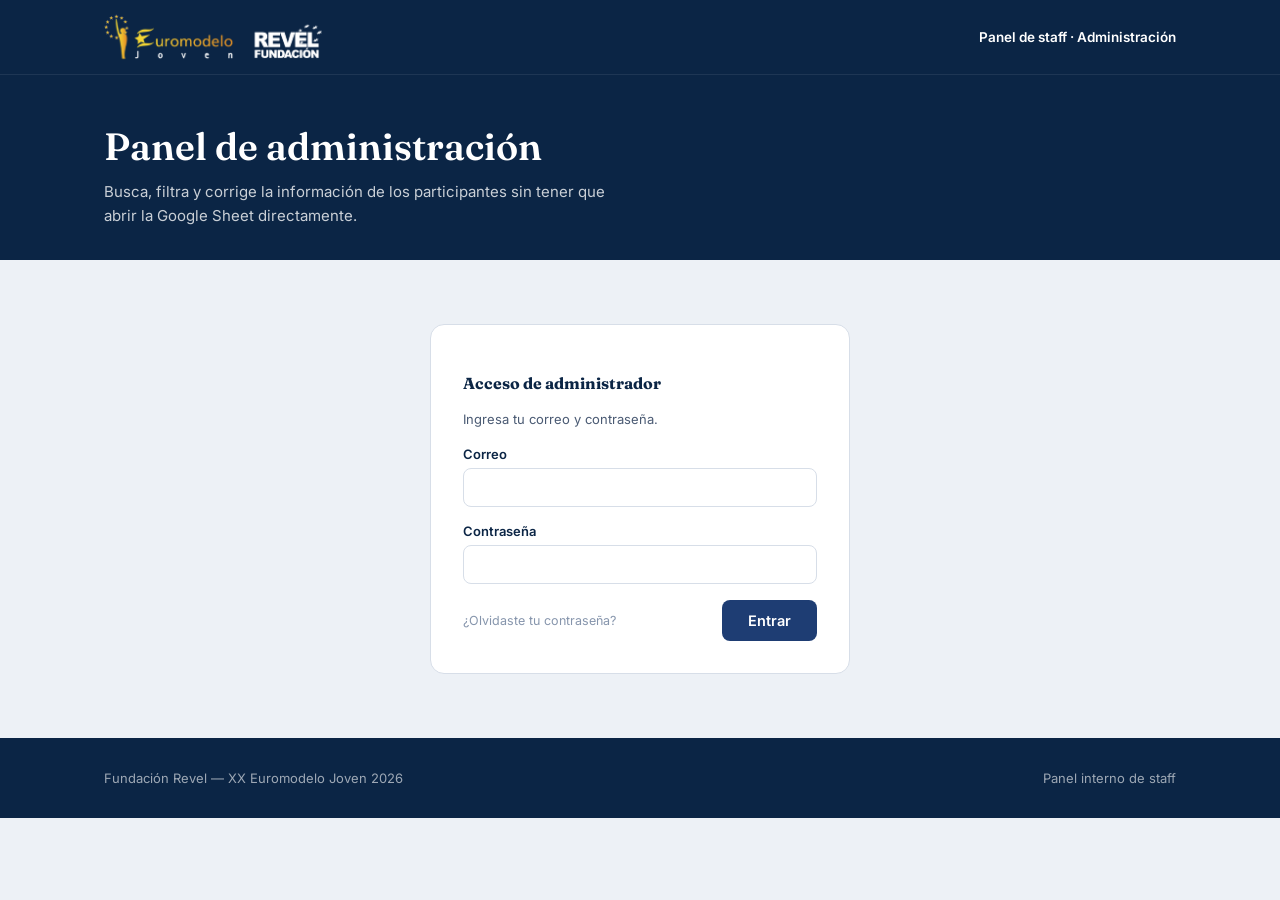
<file: admin.html>
<!DOCTYPE html>
<html lang="es">
<head>
<meta charset="UTF-8">
<meta name="viewport" content="width=device-width, initial-scale=1.0">
<meta name="robots" content="noindex, nofollow">
<title>Panel de administración — XX Euromodelo Joven 2026</title>
<link rel="preconnect" href="https://fonts.googleapis.com">
<link href="https://fonts.googleapis.com/css2?family=Fraunces:opsz,wght@9..144,400;9..144,500;9..144,600;9..144,700&family=Inter:wght@400;500;600;700&family=IBM+Plex+Mono:wght@500&display=swap" rel="stylesheet">
<link rel="stylesheet" href="assets/styles.css">
</head>
<body>
<header class="site">
  <div class="nav-row">
    <a href="index.html" class="brand"><img src="assets/logo.png" class="brand-logo" alt="Euromodelo Joven - Fundación Revel"></a>
    <span style="color:var(--white); font-weight:600; font-size:13.5px;">Panel de staff · Administración</span>
  </div>
</header>

<div class="page-banner">
  <div class="container" style="grid-template-columns:1fr;">
    <div>
      <h1>Panel de administración</h1>
      <p>Busca, filtra y corrige la información de los participantes sin tener que abrir la Google Sheet directamente.</p>
    </div>
  </div>
</div>

<div class="section-inner">
  <div class="container">

    <div id="adminGate" class="form-card" style="max-width:420px; margin:0 auto;">
      <div class="section-head" style="margin-bottom:var(--space-2);">
        <h3 style="font-size:16px; color:var(--navy-deep); font-family:'Fraunces',serif;">Acceso de administrador</h3>
        <p style="font-size:13px;">Ingresa tu correo y contraseña.</p>
      </div>
      <form id="adminLoginForm">
        <div class="field full"><label>Correo</label><input required type="email" id="adminEmailInput"></div>
        <div class="field full"><label>Contraseña</label><input required type="password" id="adminPasswordInput"></div>
        <p id="adminGateError" style="display:none; color:#C0392B; font-size:13px; margin:0 0 var(--space-2);">Correo o contraseña incorrectos.</p>
        <div class="form-submit-row" style="justify-content:space-between;">
          <span class="form-note"><a href="#" id="adminForgotLink">¿Olvidaste tu contraseña?</a></span>
          <button class="btn-primary" type="submit">Entrar</button>
        </div>
      </form>
      <form id="adminForgotForm" style="display:none; margin-top:var(--space-2);">
        <div class="section-head" style="margin-bottom:var(--space-2);">
          <h3 style="font-size:15px; color:var(--navy-deep); font-family:'Fraunces',serif;">Recuperar contraseña</h3>
          <p style="font-size:13px;">Te enviaremos una nueva contraseña a tu correo.</p>
        </div>
        <div class="field full"><label>Correo</label><input required type="email" id="adminForgotEmailInput"></div>
        <div class="form-submit-row">
          <span class="form-note"><a href="#" id="adminBackToLoginLink">&larr; Volver a iniciar sesión</a></span>
          <button class="btn-primary" type="submit">Enviar nueva contraseña</button>
        </div>
      </form>
      <p id="adminForgotSent" style="display:none; color:#2E7D6B; font-size:13.5px; text-align:center; margin-top:var(--space-2);">Si el correo está autorizado, te enviaremos una nueva contraseña en unos minutos.</p>
    </div>

    <div id="adminContent" style="display:none;">
      <div class="form-submit-row" style="margin-bottom:var(--space-4); flex-wrap:wrap; gap:12px;">
        <span class="form-note" id="adminMeta">—</span>
        <button class="btn-primary" id="adminRefreshBtn" type="button">Actualizar</button>
      </div>
      <p id="adminError" style="display:none; color:#C0392B; font-size:13px; margin:0 0 var(--space-3);">No se pudo cargar la información. Intenta de nuevo.</p>

      <div class="admin-tabs" id="bloqueTabs" style="margin-bottom:var(--space-2);">
        <button type="button" class="admin-tab-btn active" data-tipo="Nacional" data-ciudad="">Nacional</button>
        <div class="bloque-dropdown" id="bloqueRegionalDropdown">
          <button type="button" class="admin-tab-btn" id="bloqueRegionalToggle">Regional <span class="caret">&#9662;</span></button>
          <div class="bloque-dropdown-menu" id="bloqueRegionalMenu">
            <button type="button" class="bloque-dropdown-item" data-tipo="Regional" data-ciudad="Riohacha">Riohacha</button>
            <button type="button" class="bloque-dropdown-item" data-tipo="Regional" data-ciudad="Bucaramanga">Bucaramanga</button>
            <button type="button" class="bloque-dropdown-item" data-tipo="Regional" data-ciudad="Cúcuta">Cúcuta</button>
          </div>
        </div>
      </div>

      <div class="admin-tabs" id="sectionTabs">
        <button type="button" class="admin-tab-btn active" data-tab="participantes">Participantes</button>
        <button type="button" class="admin-tab-btn" data-tab="simulacion">Simulación y sorteo</button>
        <button type="button" class="admin-tab-btn" data-tab="propuestas">Propuestas de comisarios</button>
        <button type="button" class="admin-tab-btn" data-tab="candidatos">Candidatos a mesas</button>
      </div>

      <div class="admin-tab-panel" id="tab-participantes">
        <div class="stat-strip" style="margin-bottom:var(--space-5);">
          <div class="container">
            <div class="stat"><div class="n" id="statTotalParticipantes">0</div><div class="l">Participantes registrados</div></div>
            <div class="stat"><div class="n" id="statTotalColegios">0</div><div class="l">Colegios distintos</div></div>
            <div class="stat"><div class="n" id="statConAsignacion">0</div><div class="l">Con rol/comisión ya asignados a mano</div></div>
            <div class="stat"><div class="n" id="statMostrando">0</div><div class="l">Mostrando en la tabla (según filtros)</div></div>
          </div>
        </div>

        <div class="section-head"><h2 style="font-size:20px;">Participantes</h2></div>
        <div class="admin-filters">
          <input type="text" id="filterSearch" placeholder="Buscar por nombre o correo...">
          <select id="filterComision"><option value="">Todas las comisiones</option></select>
          <select id="filterRol"><option value="">Todos los roles</option></select>
          <select id="filterColegio"><option value="">Todos los colegios</option></select>
        </div>
        <div class="sim-table-wrap" style="margin-bottom:var(--space-5);">
          <table class="sim-table" id="participantsTable">
            <thead><tr><th>Nombre</th><th>Colegio</th><th>Rol</th><th>Comisión</th><th>Partido</th><th>Origen</th><th></th></tr></thead>
            <tbody id="participantsTableBody"></tbody>
          </table>
        </div>

        <div class="section-head"><h2 style="font-size:20px;">Agrupado por colegio</h2><p>Solo cuenta a quienes cumplen los filtros de arriba (comisión, rol, colegio, búsqueda).</p></div>
        <div class="grid-cards" id="colegiosGrid"></div>
      </div>

      <div class="admin-tab-panel" id="tab-simulacion" style="display:none;">
        <div class="form-card" style="margin-bottom:var(--space-5);">
          <div class="section-head" style="margin-bottom:var(--space-2);">
            <h3 style="font-size:16px; color:var(--navy-deep); font-family:'Fraunces',serif;">Asignación automática de rol, comisión y partido</h3>
            <p style="font-size:13px;">Escribe el resultado del sorteo directamente en la Sheet. Nunca toca a quien ya tiene una asignación puesta a mano.</p>
          </div>
          <div class="form-submit-row" style="justify-content:flex-start; gap:16px; flex-wrap:wrap;">
            <label style="font-size:13px; display:flex; align-items:center; gap:8px;">Mesa directiva por comisión
              <input type="number" id="mesaCountInput" value="2" min="0" style="width:56px; border:1px solid var(--line); border-radius:8px; padding:6px 8px; font-family:inherit;">
            </label>
            <button class="btn-primary" id="applyAssignmentBtn" type="button">Sortear automáticamente</button>
            <button class="btn-ghost" id="undoAssignmentBtn" type="button" style="border-color:var(--blue-slate); color:var(--blue-revel);">Deshacer último sorteo</button>
          </div>
          <p id="assignmentResultMsg" style="display:none; font-size:13px; margin-top:10px;"></p>
        </div>

        <div class="section-head" style="margin-bottom:var(--space-2);">
          <h2 style="font-size:20px;">Vista previa de la simulación</h2>
          <p>Cómo quedaría el rol, la comisión y el partido de cada inscrito si se asignara ahora mismo, según las reglas acordadas. Usa la misma mesa directiva de arriba; no escribe nada hasta que uses "Sortear automáticamente".</p>
        </div>
        <div class="form-submit-row" style="margin-bottom:var(--space-3); flex-wrap:wrap; gap:12px;">
          <span class="form-note" id="simMeta">—</span>
          <button class="btn-primary" id="simRefreshBtn" type="button">Actualizar vista previa</button>
        </div>
        <p id="simError" style="display:none; color:#C0392B; font-size:13px; margin:0 0 var(--space-3);">No se pudo cargar la simulación. Intenta de nuevo.</p>

        <div class="stat-strip" style="margin-bottom:var(--space-5);">
          <div class="container">
            <div class="stat"><div class="n" id="statTotal">0</div><div class="l">Inscritos con formulario completo</div></div>
            <div class="stat"><div class="n" id="statComisionesOk">0/7</div><div class="l">Comisiones que cumplen el mínimo de 10</div></div>
            <div class="stat"><div class="n" id="statFallback">0</div><div class="l">Asignaciones que no fueron su 1ª opción</div></div>
            <div class="stat"><div class="n" id="statPartidosLlenos">0</div><div class="l">Partidos en su cupo máximo</div></div>
          </div>
        </div>

        <div class="section-head"><h2 style="font-size:20px;">Comisiones</h2><p>Mínimo de 10 personas en total (roles de debate + mesa directiva).</p></div>
        <div class="grid-cards" id="comisionesGrid" style="margin-bottom:var(--space-5);"></div>

        <div class="section-head"><h2 style="font-size:20px;">Partidos</h2><p>Cupo proporcional a los escaños reales del Parlamento Europeo, escalado a los inscritos actuales.</p></div>
        <div class="grid-cards" id="partidosGrid" style="margin-bottom:var(--space-5);"></div>

        <div class="section-head"><h2 style="font-size:20px;">Detalle por participante</h2></div>
        <div class="sim-table-wrap">
          <table class="sim-table" id="detailTable">
            <thead><tr><th>Nombre</th><th>Colegio</th><th>Rol</th><th>Comisión</th><th>Origen comisión</th><th>Partido</th><th>Origen partido</th></tr></thead>
            <tbody id="detailTableBody"></tbody>
          </table>
        </div>
      </div>

      <div class="admin-tab-panel" id="tab-propuestas" style="display:none;">
        <div class="section-head"><h2 style="font-size:20px;">Propuestas de comisarios</h2></div>
        <div class="admin-filters">
          <select id="propuestaFilterComision"><option value="">Todas las comisiones</option></select>
          <button type="button" class="btn-ghost" id="propuestasMockToggle" style="border-color:var(--blue-slate); color:var(--blue-revel);">Cargar datos de prueba (21 propuestas)</button>
        </div>
        <p style="font-size:12px; color:#8695AC; margin:-6px 0 var(--space-2);">Los datos de prueba solo se ven en tu pantalla — no se guardan en la Sheet ni afectan a los demás.</p>
        <div class="sim-table-wrap">
          <table class="sim-table" id="propuestasTable">
            <thead><tr><th>Nombre</th><th>Comisión</th><th>PDF</th><th>Estado</th><th>Comentario</th><th></th></tr></thead>
            <tbody id="propuestasTableBody"></tbody>
          </table>
        </div>
        <p id="propuestasEmpty" style="display:none; font-size:13.5px; color:var(--blue-slate); margin-top:var(--space-2);">Aún no hay propuestas subidas.</p>
      </div>

      <div class="admin-tab-panel" id="tab-candidatos" style="display:none;">
        <div class="stat-strip" style="margin:0 0 var(--space-5); border-radius:var(--radius); overflow:hidden;">
          <div class="container" style="max-width:none; padding-left:0; padding-right:0;">
            <div class="stat"><div class="n" id="statCandPostulaciones">0</div><div class="l">Postulaciones por revisar</div></div>
            <div class="stat"><div class="n" id="statCandTotal">0</div><div class="l">Candidatos aprobados</div></div>
            <div class="stat"><div class="n" id="statCandConCargo">0</div><div class="l">Cargos ya asignados</div></div>
          </div>
        </div>

        <div class="card accent" style="--accent:var(--gold-star); margin-bottom:var(--space-5);">
          <div class="section-head" style="margin-bottom:var(--space-3);">
            <h2 style="font-size:19px;">① Postulaciones y candidaturas</h2>
            <p>Enviadas por los participantes desde su área personal, con lo que escribieron en su postulación. Agrega a alguien como candidato directamente desde su fila — el nombre, correo y video salen de ahí, no hay que volver a buscarlo en otro formulario.</p>
          </div>
          <div class="sim-table-wrap">
            <table class="sim-table">
              <thead><tr><th>Foto</th><th>Nombre</th><th>Colegio</th><th>Dominio</th><th>Se postula a</th><th>Experiencia / Motivación</th><th>Video(s)</th><th></th></tr></thead>
              <tbody id="postulacionesMesaTableBody"></tbody>
            </table>
          </div>
          <p id="postulacionesMesaEmpty" style="display:none; font-size:13.5px; color:var(--blue-slate); margin:var(--space-2) 0 0;">Aún no hay postulaciones para este bloque.</p>
        </div>

        <div class="section-head" style="margin-bottom:var(--space-3); display:flex; align-items:flex-end; justify-content:space-between; gap:16px; flex-wrap:wrap;">
          <div>
            <h2 style="font-size:19px;">② Candidaturas aprobadas</h2>
            <p style="font-size:13.5px;">Un candidato recién agregado queda <b>pendiente de aprobar</b> y no lo ven los participantes hasta que lo apruebes. La votación se hace <b>presencialmente</b>: cuando se conozca el resultado, asigna aquí el cargo que ganó cada candidato.</p>
          </div>
          <button class="btn-primary" id="candApproveAllBtn" type="button" style="white-space:nowrap;">Aprobar todas <span id="candPendientesCount"></span></button>
        </div>

        <div class="cand-results-grid">
          <div class="card accent cand-result-card" style="--accent:var(--gold-star);">
            <div class="cand-result-head">
              <div class="cand-result-title">
                <div class="cand-result-icon">🏛️</div>
                <div>
                  <h3>Mesa del Parlamento Europeo</h3>
                </div>
              </div>
            </div>
            <div class="sim-table-wrap">
              <table class="sim-table cand-rank-table">
                <thead><tr><th></th><th>Nombre</th><th>Cargo</th><th>Video</th><th></th></tr></thead>
                <tbody id="candParlamentoTableBody"></tbody>
              </table>
            </div>
          </div>

          <div class="card accent cand-result-card" style="--accent:var(--blue-slate);">
            <div class="cand-result-head">
              <div class="cand-result-title">
                <div class="cand-result-icon">🏢</div>
                <div>
                  <h3>Mesas por comisión</h3>
                </div>
              </div>
              <select id="candComisionVotacionSelect"></select>
            </div>
            <div class="sim-table-wrap">
              <table class="sim-table cand-rank-table">
                <thead><tr><th></th><th>Nombre</th><th>Cargo</th><th>Video</th><th></th></tr></thead>
                <tbody id="candComisionTableBody"></tbody>
              </table>
            </div>
          </div>
        </div>
        <p id="candEmpty" style="display:none; font-size:13.5px; color:var(--blue-slate); margin:var(--space-3) 0 0;">Aún no hay candidatos cargados para este bloque.</p>
      </div>
    </div>

  </div>
</div>

<div class="modal-overlay" id="adminForcePasswordModal">
  <div class="modal-card">
    <h3>Elige una nueva contraseña</h3>
    <p class="modal-intro">Por seguridad, es tu primera vez en el panel de administración: elige una contraseña nueva para tu cuenta.</p>
    <form class="form-card" id="adminForcePasswordForm" style="box-shadow:none; padding:0; margin-top:var(--space-2);">
      <div class="field full"><label>Nueva contraseña</label><input required type="password" name="newPassword" minlength="6"></div>
      <div class="field full"><label>Confirmar contraseña</label><input required type="password" name="confirmPassword" minlength="6"></div>
      <p id="adminForcePasswordError" style="display:none; color:#C0392B; font-size:13px; margin:0 0 var(--space-2);">Las contraseñas no coinciden.</p>
      <div class="form-submit-row" style="justify-content:flex-end;">
        <button class="btn-primary" type="submit">Guardar contraseña</button>
      </div>
    </form>
  </div>
</div>

<footer>
  <div class="container">
    <span>Fundación Revel — XX Euromodelo Joven 2026</span>
    <span>Panel interno de staff</span>
  </div>
</footer>
<script src="assets/main.js"></script>
<script>
  const ADMIN_STORAGE_KEY = 'euromodelo_admin_creds';

  const ROLES = ['Comisario', 'Europarlamentario', 'Primer Ministro'];
  const COMISIONES = [
    'Asuntos Constitucionales, Libertades Civiles, Justicia e Igualdad de Género',
    'Asuntos Exteriores, Derechos Humanos, Seguridad y Defensa',
    'Asuntos Presupuestarios, Económicos y Monetarios',
    'Cultura, Educación y Desarrollo Regional',
    'Empleo, Asuntos Sociales y Comercio Internacional',
    'Industria, Investigación y Energía',
    'Medio Ambiente, Agricultura, Desarrollo Rural y Salud Pública',
  ];
  const PARTIDOS = [
    'PPE — Partido Popular Europeo',
    'Patriots — Patriotas por Europa',
    'ECR Group — Grupo de los Conservadores y Reformistas Europeos',
    'Renew Europe — Renovar Europa',
    'The Greens/EFA — Los Verdes/Alianza Libre Europea',
    'S&D — Alianza Progresista Socialista Demócrata',
    'The Left — Izquierda Unitaria Europea/Verde Nórdica',
  ];

  let allRecords = [];

  // ---------- Bloque activo: Nacional, o Regional en una ciudad concreta ----------
  // Cada sede regional lleva su propia contabilidad (mínimo de comisión, cupo de partido, etc.),
  // sin cruzar datos con otras — por eso todo lo que se ve en las pestañas de abajo se filtra
  // primero por el bloque activo antes de aplicar sus propios filtros (búsqueda, comisión...).
  let currentBloque = { tipo: 'Nacional', ciudad: '' };

  function inCurrentBloque(r) {
    const tipo = r.tipo_euromodelo || 'Nacional';
    if (tipo !== currentBloque.tipo) return false;
    if (currentBloque.tipo === 'Regional' && (r.ciudad || '') !== currentBloque.ciudad) return false;
    return true;
  }
  function bloqueRecords() { return allRecords.filter(inCurrentBloque); }
  function bloqueLabel() { return currentBloque.tipo === 'Nacional' ? 'Nacional' : `Regional — ${currentBloque.ciudad}`; }

  function displayRol(r) { return r.rol_asignado || r.rol_opcion1 || 'Pendiente'; }
  function displayComision(r) { return r.comision_asignada || r.comision_opcion1 || 'Pendiente'; }
  function displayPartido(r) { return r.partido_asignado || r.partido || 'Pendiente'; }

  function optionsHtml(list, current) {
    return list.map(v => `<option value="${v}" ${v === current ? 'selected' : ''}>${v}</option>`).join('');
  }

  function populateFilterOptions() {
    document.getElementById('filterComision').innerHTML =
      '<option value="">Todas las comisiones</option>' + COMISIONES.map(c => `<option value="${c}">${c}</option>`).join('');
    document.getElementById('filterRol').innerHTML =
      '<option value="">Todos los roles</option>' + ROLES.map(r => `<option value="${r}">${r}</option>`).join('');
    document.getElementById('propuestaFilterComision').innerHTML =
      '<option value="">Todas las comisiones</option>' + COMISIONES.map(c => `<option value="${c}">${c}</option>`).join('');
  }

  function populateColegioFilter(records) {
    const colegios = Array.from(new Set(records.map(r => r.institucion_educativa).filter(Boolean))).sort();
    const select = document.getElementById('filterColegio');
    const current = select.value;
    select.innerHTML = '<option value="">Todos los colegios</option>' + colegios.map(c => `<option value="${c}">${c}</option>`).join('');
    select.value = current;
  }

  function origenBadge(r) {
    const origen = r.asignacion_origen || '';
    if (!origen) return '<span class="origen-badge sin-asignar">Sin asignar</span>';
    const cls = origen === 'Manual' ? 'manual' : 'automatica';
    return `<span class="origen-badge ${cls}">${origen}</span>`;
  }

  function rowHtml(r) {
    const tieneAsignacion = r.rol_asignado || r.comision_asignada || r.partido_asignado;
    return `<tr data-ref-code="${r.ref_code || ''}">
      <td>${r.nombre_completo || ''}</td>
      <td>${r.institucion_educativa || ''}</td>
      <td>${displayRol(r)}</td>
      <td>${displayComision(r)}</td>
      <td>${displayPartido(r)}</td>
      <td>${origenBadge(r)}</td>
      <td>
        <button class="admin-row-btn" data-action="edit">Editar</button>
        ${tieneAsignacion ? '<button class="admin-row-btn danger" data-action="borrar">Borrar</button>' : ''}
      </td>
    </tr>`;
  }

  function editRowHtml(r) {
    return `<tr class="admin-edit-row" data-ref-code="${r.ref_code || ''}">
      <td colspan="2">${r.nombre_completo || ''}</td>
      <td><select class="editRol">${optionsHtml(ROLES, displayRol(r))}</select></td>
      <td><select class="editComision">${optionsHtml(COMISIONES, displayComision(r))}</select></td>
      <td><select class="editPartido">${optionsHtml(PARTIDOS, displayPartido(r))}</select></td>
      <td>${origenBadge(r)}</td>
      <td>
        <button class="admin-row-btn save" data-action="save">Guardar</button>
        <button class="admin-row-btn" data-action="cancel">Cancelar</button>
      </td>
    </tr>`;
  }

  function currentFilters() {
    return {
      search: document.getElementById('filterSearch').value.trim().toLowerCase(),
      comision: document.getElementById('filterComision').value,
      rol: document.getElementById('filterRol').value,
      colegio: document.getElementById('filterColegio').value,
    };
  }

  function filteredRecords() {
    const f = currentFilters();
    return bloqueRecords().filter(r => {
      if (f.search) {
        const hay = ((r.nombre_completo || '') + ' ' + (r.email || '')).toLowerCase();
        if (hay.indexOf(f.search) === -1) return false;
      }
      if (f.comision && displayComision(r) !== f.comision) return false;
      if (f.rol && displayRol(r) !== f.rol) return false;
      if (f.colegio && r.institucion_educativa !== f.colegio) return false;
      return true;
    });
  }

  function renderStats() {
    const records = bloqueRecords();
    document.getElementById('statTotalParticipantes').textContent = records.length;
    const colegios = new Set(records.map(r => r.institucion_educativa).filter(Boolean));
    document.getElementById('statTotalColegios').textContent = colegios.size;
    const conAsignacion = records.filter(r => r.rol_asignado || r.comision_asignada || r.partido_asignado).length;
    document.getElementById('statConAsignacion').textContent = conAsignacion;
  }

  function renderTable() {
    const records = filteredRecords();
    document.getElementById('statMostrando').textContent = records.length;
    document.getElementById('participantsTableBody').innerHTML = records.map(rowHtml).join('');
  }

  function renderColegios() {
    const groups = {};
    filteredRecords().forEach(r => {
      const school = r.institucion_educativa || 'Sin colegio';
      groups[school] = (groups[school] || 0) + 1;
    });
    const entries = Object.entries(groups).sort((a, b) => b[1] - a[1]);
    document.getElementById('colegiosGrid').innerHTML = entries.map(([school, count]) => `
      <div class="card">
        <h3>${school}</h3>
        <p style="font-size:13px; color:#54637C;">${count} estudiante${count === 1 ? '' : 's'} inscrito${count === 1 ? '' : 's'}.</p>
      </div>`).join('');
  }

  function propuestaRowHtml(r) {
    const estado = r.propuesta_estado || 'Pendiente';
    const badgeClass = estado === 'Plenaria' ? 'plenaria' : estado === 'Aprobada' ? 'aprobada' : 'pendiente';
    const mockTag = r._mock ? ' <span class="tag">PRUEBA</span>' : '';
    const pdfCell = r._mock ? '<span style="color:#8695AC;">PDF de prueba</span>' : `<a href="${r.propuesta_url}" target="_blank">Ver PDF</a>`;
    const deshacerBtn = estado === 'Aprobada' ? '<button class="admin-row-btn danger" data-action="deshacer-aprobar">Deshacer</button>' : '';
    const actionsCell = r._mock
      ? '<span style="font-size:12px; color:#8695AC;">Solo vista previa</span>'
      : `<div class="admin-row-actions">
          <button class="admin-row-btn" data-action="guardar-comentario">Guardar</button>
          <button class="admin-row-btn save" data-action="aprobar">Aprobar</button>
          <button class="admin-row-btn plenaria" data-action="plenaria">Enviar a Plenaria</button>
          ${deshacerBtn}
        </div>`;
    return `<tr data-ref-code="${r.ref_code || ''}">
      <td>${r.nombre_completo || ''}${mockTag}</td>
      <td>${r.comision_asignada || ''}</td>
      <td>${pdfCell}</td>
      <td><span class="propuesta-badge ${badgeClass}">${estado}</span></td>
      <td><textarea class="propuesta-comentario" ${r._mock ? 'disabled' : ''}>${r.propuesta_comentario || ''}</textarea></td>
      <td>${actionsCell}</td>
    </tr>`;
  }

  // ---------- Datos de prueba de propuestas: solo en pantalla, nunca se envían al backend ----------
  const MOCK_COMISARIO_NOMBRES_ = ['Ana Torres', 'Luis Gómez', 'Valentina Ruiz'];
  const MOCK_PROPUESTA_ESTADOS_ = ['Pendiente', 'Aprobada', 'Plenaria'];
  let mockPropuestasActivas = false;
  function buildMockPropuestas() {
    const mock = [];
    COMISIONES.forEach((comision, ci) => {
      MOCK_COMISARIO_NOMBRES_.forEach((nombre, ni) => {
        mock.push({
          ref_code: `MOCK-${ci}-${ni}`,
          nombre_completo: `${nombre} (prueba)`,
          comision_asignada: comision,
          propuesta_url: '#',
          propuesta_estado: MOCK_PROPUESTA_ESTADOS_[ni],
          propuesta_comentario: '',
          _mock: true,
        });
      });
    });
    return mock;
  }
  document.getElementById('propuestasMockToggle').addEventListener('click', (e) => {
    mockPropuestasActivas = !mockPropuestasActivas;
    e.target.textContent = mockPropuestasActivas ? 'Quitar datos de prueba' : 'Cargar datos de prueba (21 propuestas)';
    renderPropuestas();
  });

  function renderPropuestas() {
    const comisionFilter = document.getElementById('propuestaFilterComision').value;
    const real = bloqueRecords().filter(r => r.rol_asignado === 'Comisario' && r.propuesta_url
      && (!comisionFilter || r.comision_asignada === comisionFilter));
    const mock = mockPropuestasActivas
      ? buildMockPropuestas().filter(r => !comisionFilter || r.comision_asignada === comisionFilter)
      : [];
    const records = real.concat(mock);
    document.getElementById('propuestasTableBody').innerHTML = records.map(propuestaRowHtml).join('');
    document.getElementById('propuestasEmpty').style.display = records.length === 0 ? 'block' : 'none';
  }

  function renderAll() {
    renderStats();
    populateColegioFilter(bloqueRecords());
    renderTable();
    renderColegios();
    renderPropuestas();
  }

  function getCreds() {
    const raw = sessionStorage.getItem(ADMIN_STORAGE_KEY);
    return raw ? JSON.parse(raw) : null;
  }

  async function apiCall(payload) {
    const res = await fetch(EUROMODELO_SCRIPT_URL, {
      method: 'POST',
      headers: { 'Content-Type': 'text/plain;charset=utf-8' },
      body: JSON.stringify(payload),
    });
    return res.json();
  }

  async function loadParticipants() {
    const creds = getCreds();
    if (!creds) return false;
    const errEl = document.getElementById('adminError');
    errEl.style.display = 'none';
    try {
      const result = await apiCall({ form: 'admin_list_participants', adminEmail: creds.email, adminPassword: creds.password });
      if (!result || !result.ok) return false;
      allRecords = result.records || [];
      document.getElementById('adminMeta').textContent = 'Última actualización: ' + new Date().toLocaleString('es-CO');
      renderAll();
      return true;
    } catch (e) {
      console.error('No se pudo cargar la lista de participantes:', e);
      errEl.style.display = 'block';
      return false;
    }
  }

  function showContent() {
    document.getElementById('adminGate').style.display = 'none';
    document.getElementById('adminContent').style.display = 'block';
  }

  function openForcePasswordModal() {
    const modal = createModalController('adminForcePasswordModal');
    modal.open();
    document.getElementById('adminForcePasswordForm').addEventListener('submit', async (e) => {
      e.preventDefault();
      const fd = new FormData(e.target);
      const p1 = fd.get('newPassword');
      const p2 = fd.get('confirmPassword');
      const errEl = document.getElementById('adminForcePasswordError');
      if (p1 !== p2) { errEl.style.display = 'block'; return; }
      errEl.style.display = 'none';
      const submitBtn = e.target.querySelector('button[type="submit"]');
      setButtonLoading(submitBtn);
      const creds = getCreds();
      await apiCall({ form: 'admin_update_password', email: creds.email, newPassword: p1 });
      sessionStorage.setItem(ADMIN_STORAGE_KEY, JSON.stringify({ email: creds.email, password: p1 }));
      clearButtonLoading(submitBtn);
      modal.close();
    });
  }

  document.getElementById('adminLoginForm').addEventListener('submit', async (e) => {
    e.preventDefault();
    const email = document.getElementById('adminEmailInput').value.trim();
    const password = document.getElementById('adminPasswordInput').value.trim();
    document.getElementById('adminGateError').style.display = 'none';
    const submitBtn = e.target.querySelector('button[type="submit"]');
    setButtonLoading(submitBtn);
    const result = await apiCall({ form: 'admin_login', email, password });
    if (!result || !result.ok) {
      clearButtonLoading(submitBtn);
      document.getElementById('adminGateError').style.display = 'block';
      return;
    }
    sessionStorage.setItem(ADMIN_STORAGE_KEY, JSON.stringify({ email, password }));
    showContent();
    await Promise.all([loadParticipants(), loadCandidatosYPostulaciones()]);
    clearButtonLoading(submitBtn);
    if (result.mustChangePassword) openForcePasswordModal();
  });

  document.getElementById('adminForgotLink').addEventListener('click', (e) => {
    e.preventDefault();
    document.getElementById('adminLoginForm').style.display = 'none';
    document.getElementById('adminForgotForm').style.display = 'block';
  });
  document.getElementById('adminBackToLoginLink').addEventListener('click', (e) => {
    e.preventDefault();
    document.getElementById('adminForgotForm').style.display = 'none';
    document.getElementById('adminLoginForm').style.display = 'block';
  });
  document.getElementById('adminForgotForm').addEventListener('submit', async (e) => {
    e.preventDefault();
    const email = document.getElementById('adminForgotEmailInput').value.trim();
    const submitBtn = e.target.querySelector('button[type="submit"]');
    setButtonLoading(submitBtn);
    await apiCall({ form: 'admin_forgot_password', email });
    clearButtonLoading(submitBtn);
    document.getElementById('adminForgotForm').style.display = 'none';
    document.getElementById('adminForgotSent').style.display = 'block';
  });

  document.getElementById('adminRefreshBtn').addEventListener('click', async (e) => {
    setButtonLoading(e.target);
    await loadParticipants();
    clearButtonLoading(e.target);
  });
  function renderFilteredViews() {
    renderTable();
    renderColegios();
  }
  ['filterSearch', 'filterComision', 'filterRol', 'filterColegio'].forEach(id => {
    document.getElementById(id).addEventListener('input', renderFilteredViews);
    document.getElementById(id).addEventListener('change', renderFilteredViews);
  });
  document.getElementById('propuestaFilterComision').addEventListener('change', renderPropuestas);

  function showAssignmentMsg(text, isError) {
    const el = document.getElementById('assignmentResultMsg');
    el.style.display = 'block';
    el.style.color = isError ? '#C0392B' : 'var(--teal)';
    el.textContent = text;
  }

  document.getElementById('applyAssignmentBtn').addEventListener('click', async (e) => {
    const sure = confirm(`¿Sortear rol, comisión y partido para "${bloqueLabel()}"? Solo afecta a los participantes de este bloque que todavía no tienen asignación manual — no se tocará a quienes ya fueron asignados a mano, ni a otros bloques.`);
    if (!sure) return;
    setButtonLoading(e.target, 'Sorteando…');
    const mesaCount = Number(document.getElementById('mesaCountInput').value) || 0;
    const creds = getCreds();
    const result = await apiCall({ form: 'admin_apply_assignment', adminEmail: creds.email, adminPassword: creds.password, mesaCount, tipoEuromodelo: currentBloque.tipo, ciudad: currentBloque.ciudad });
    if (result && result.ok) {
      showAssignmentMsg(`Se asignaron ${result.applied} participantes (${result.skipped} ya tenían asignación manual y no se tocaron).`, false);
      await loadParticipants();
    } else {
      showAssignmentMsg('No se pudo correr el sorteo. Intenta de nuevo.', true);
    }
    clearButtonLoading(e.target);
  });

  document.getElementById('undoAssignmentBtn').addEventListener('click', async (e) => {
    const sure = confirm(`¿Deshacer el último sorteo automático de "${bloqueLabel()}"? Esto vacía rol/comisión/partido de los participantes de este bloque que fueron asignados en esa corrida.`);
    if (!sure) return;
    setButtonLoading(e.target, 'Deshaciendo…');
    const creds = getCreds();
    const result = await apiCall({ form: 'admin_undo_assignment', adminEmail: creds.email, adminPassword: creds.password, tipoEuromodelo: currentBloque.tipo, ciudad: currentBloque.ciudad });
    if (result && result.ok) {
      showAssignmentMsg(`Se revirtieron ${result.restored} asignaciones.`, false);
      await loadParticipants();
    } else if (result && result.error === 'nothing_to_undo') {
      showAssignmentMsg('No hay ninguna asignación automática reciente para deshacer.', false);
    } else {
      showAssignmentMsg('No se pudo deshacer. Intenta de nuevo.', true);
    }
    clearButtonLoading(e.target);
  });

  document.getElementById('propuestasTableBody').addEventListener('click', async (e) => {
    const action = e.target.dataset.action;
    if (!action) return;
    const tr = e.target.closest('tr');
    const refCode = tr.dataset.refCode;
    const record = allRecords.find(r => r.ref_code === refCode);
    if (!record) return;
    const comentario = tr.querySelector('.propuesta-comentario').value;
    const creds = getCreds();
    const payload = {
      form: 'admin_update_assignment', adminEmail: creds.email, adminPassword: creds.password,
      ref_code: refCode, propuesta_comentario: comentario,
    };
    if (action === 'aprobar') payload.propuesta_estado = 'Aprobada';
    if (action === 'plenaria') payload.propuesta_estado = 'Plenaria';
    if (action === 'deshacer-aprobar') payload.propuesta_estado = 'Pendiente';
    setButtonLoading(e.target);
    const result = await apiCall(payload);
    if (result && result.ok) {
      record.propuesta_comentario = comentario;
      if (action === 'aprobar') record.propuesta_estado = 'Aprobada';
      if (action === 'plenaria') record.propuesta_estado = 'Plenaria';
      if (action === 'deshacer-aprobar') record.propuesta_estado = 'Pendiente';
      renderPropuestas();
    } else {
      clearButtonLoading(e.target);
    }
  });

  // ---------- Candidatos y mesas directivas ----------
  // La votación se hace presencialmente, fuera del sitio. El staff aprueba postulaciones como
  // candidatos y, ya conocido el resultado presencial, le asigna a mano el cargo que ganó cada
  // quien (candCargoOptionsHtml/admin_set_cargo_candidato) — no hay ranking automático por votos.
  let allCandidatos = [];

  const CARGOS_PARLAMENTO_ = ['', 'Presidente', 'Vicepresidente', 'Secretario General'];
  const CARGOS_COMISION_ = ['', 'Presidente', 'Secretario General'];

  document.getElementById('candComisionVotacionSelect').innerHTML = COMISIONES.map(c => `<option value="${c}">${c}</option>`).join('');

  // Busca la comisión ya asignada (o, si aún no la tiene, su 1ª preferencia) de un participante
  // por correo — hace falta para agregarlo como candidato de comisión directamente desde su fila
  // de postulación, sin tener que volver a buscarlo en un formulario aparte.
  function comisionDeParticipante(email) {
    const r = bloqueRecords().find(x => (x.email || '').toLowerCase() === (email || '').toLowerCase());
    return r ? (r.comision_asignada || r.comision_opcion1 || '') : '';
  }

  function candCargoOptionsHtml(c) {
    const opciones = c.ambito === 'Parlamento' ? CARGOS_PARLAMENTO_ : CARGOS_COMISION_;
    return opciones.map(o => `<option value="${o}"${(c.cargo || '') === o ? ' selected' : ''}>${o || 'Sin cargo'}</option>`).join('');
  }

  function candRowHtml(c) {
    const videoCell = c.video_url ? videoThumbnailHtml(c.video_url, 'Ver video') : '—';
    const aprobado = (c.aprobado || '') === 'Sí';
    const estadoBadge = aprobado
      ? '<span class="cand-status-badge is-open" style="margin-left:8px;">Aprobado</span>'
      : '<span class="cand-status-badge is-closed" style="margin-left:8px;">Pendiente</span>';
    const aprobarBtn = aprobado ? '' : '<button class="admin-row-btn save" data-action="aprobar-candidato">Aprobar</button>';
    const cargoCell = aprobado ? `<select data-action="set-cargo-candidato">${candCargoOptionsHtml(c)}</select>` : '—';
    return `<tr data-id="${c.id}"><td></td><td>${c.nombre || ''}${estadoBadge}</td><td>${cargoCell}</td><td>${videoCell}</td><td>${aprobarBtn}<button class="admin-row-btn danger" data-action="borrar-candidato">Eliminar</button></td></tr>`;
  }

  // Tabla de comisión: solo la comisión elegida en el desplegable (una sola mesa a la vez).
  function renderComisionTable() {
    const comisionSeleccionada = document.getElementById('candComisionVotacionSelect').value;
    const candidatos = allCandidatos.filter(c => (c.ambito || '') === 'Comision' && c.comision === comisionSeleccionada);
    document.getElementById('candComisionTableBody').innerHTML = candidatos.map(candRowHtml).join('');
  }
  document.getElementById('candComisionVotacionSelect').addEventListener('change', renderComisionTable);

  function renderCandidatos() {
    const parlamento = allCandidatos.filter(c => (c.ambito || '') === 'Parlamento');
    document.getElementById('candParlamentoTableBody').innerHTML = parlamento.map(candRowHtml).join('');
    document.getElementById('candEmpty').style.display = allCandidatos.length === 0 ? 'block' : 'none';

    renderComisionTable();
    renderCandStats();
  }

  function renderCandStats() {
    const aprobados = allCandidatos.filter(c => (c.aprobado || '') === 'Sí');
    document.getElementById('statCandTotal').textContent = aprobados.length;
    document.getElementById('statCandConCargo').textContent = aprobados.filter(c => c.cargo).length;

    const pendientes = allCandidatos.length - aprobados.length;
    const approveAllBtn = document.getElementById('candApproveAllBtn');
    document.getElementById('candPendientesCount').textContent = pendientes ? `(${pendientes})` : '';
    approveAllBtn.disabled = pendientes === 0;
    approveAllBtn.style.opacity = pendientes === 0 ? '.5' : '1';
    approveAllBtn.style.cursor = pendientes === 0 ? 'default' : 'pointer';
  }

  document.getElementById('candApproveAllBtn').addEventListener('click', async (e) => {
    const creds = getCreds();
    setButtonLoading(e.target, 'Aprobando…');
    const result = await apiCall({
      form: 'admin_approve_all_candidatos', adminEmail: creds.email, adminPassword: creds.password,
      tipoEuromodelo: currentBloque.tipo, ciudad: currentBloque.ciudad,
    });
    clearButtonLoading(e.target);
    if (result && result.ok) {
      // Actualiza localmente en vez de recargar todo desde el servidor: la respuesta ya confirmó
      // que se aprobaron, así que no hace falta esperar otro viaje de red para reflejarlo.
      allCandidatos.forEach(c => { if ((c.aprobado || '') !== 'Sí') c.aprobado = 'Sí'; });
      renderCandidatos();
    }
  });

  // Trae candidatos y postulaciones en paralelo (Promise.all) en vez de uno tras otro — Apps
  // Script ya es lento de por sí en cada llamada, así que encadenarlas duplicaba la espera.
  async function loadCandidatosYPostulaciones() {
    const creds = getCreds();
    if (!creds) return;
    const [candResult, postResult] = await Promise.all([
      apiCall({ form: 'admin_list_candidatos', adminEmail: creds.email, adminPassword: creds.password, tipoEuromodelo: currentBloque.tipo, ciudad: currentBloque.ciudad }),
      apiCall({ form: 'admin_list_postulaciones_mesa', adminEmail: creds.email, adminPassword: creds.password, tipoEuromodelo: currentBloque.tipo, ciudad: currentBloque.ciudad }),
    ]);
    if (candResult && candResult.ok) allCandidatos = candResult.candidatos || [];
    if (postResult && postResult.ok) allPostulaciones = postResult.postulaciones || [];
    // Orden importa: postulacionAccionesHtml (dentro de renderPostulacionesMesa) lee allCandidatos
    // para saber quién ya es candidato, así que candidatos se asigna arriba antes de renderizar.
    renderCandidatos();
    renderPostulacionesMesa();
  }

  const TIPO_POSTULACION_LABELS_ = { Parlamento: 'Parlamento Europeo', Comision: 'Comisión', Ambos: 'Ambas' };

  // Botón(es) "Agregar como candidato" por fila: usa directamente lo que la persona puso en su
  // postulación (email, nombre, video, y a qué mesa(s) se postuló) — si ya es candidato de esa
  // mesa, muestra un badge en vez del botón, para no duplicar.
  function postulacionAccionesHtml(p) {
    const necesitaParlamento = p.tipo_postulacion === 'Parlamento' || p.tipo_postulacion === 'Ambos';
    const necesitaComision = p.tipo_postulacion === 'Comision' || p.tipo_postulacion === 'Ambos';
    const emailLower = (p.email || '').toLowerCase();
    const partes = [];

    if (necesitaParlamento) {
      const yaEs = allCandidatos.some(c => c.ambito === 'Parlamento' && (c.email || '').toLowerCase() === emailLower);
      partes.push(yaEs
        ? '<span class="cand-status-badge is-open">Ya es candidato (Parlamento)</span>'
        : `<button class="admin-row-btn save" data-action="agregar-candidato" data-postulacion-email="${p.email || ''}" data-postulacion-nombre="${p.nombre || ''}" data-cand-ambito="Parlamento" data-cand-video="${p.video_url_parlamento || ''}">Agregar a Parlamento</button>`);
    }
    if (necesitaComision) {
      const comisionPropia = comisionDeParticipante(p.email);
      if (!comisionPropia) {
        partes.push('<span class="cand-status-badge is-closed">Sin comisión asignada</span>');
      } else {
        const yaEs = allCandidatos.some(c => c.ambito === 'Comision' && (c.email || '').toLowerCase() === emailLower && c.comision === comisionPropia);
        partes.push(yaEs
          ? '<span class="cand-status-badge is-open">Ya es candidato (Comisión)</span>'
          : `<button class="admin-row-btn save" data-action="agregar-candidato" data-postulacion-email="${p.email || ''}" data-postulacion-nombre="${p.nombre || ''}" data-cand-ambito="Comision" data-cand-comision="${comisionPropia}" data-cand-video="${p.video_url_comision || ''}">Agregar a mi comisión</button>`);
      }
    }
    return partes.join('');
  }

  function postulacionRowHtml(p) {
    const videos = [];
    if (p.video_url_parlamento) videos.push(videoThumbnailHtml(p.video_url_parlamento, 'Video Parlamento'));
    if (p.video_url_comision) videos.push(videoThumbnailHtml(p.video_url_comision, 'Video Comisión'));
    const fotoCell = p.foto_url
      ? `<a href="${p.foto_url}" target="_blank"><img src="${driveImageSrc(p.foto_url, 88)}" alt="${p.nombre || ''}" style="width:44px; height:44px; border-radius:8px; object-fit:cover; display:block;" loading="lazy"></a>`
      : '—';
    return `<tr data-ref-code="${p.ref_code || ''}">
      <td>${fotoCell}</td>
      <td>${p.nombre || ''}</td>
      <td>${p.institucion || ''}</td>
      <td>${p.dominio || ''}</td>
      <td>${TIPO_POSTULACION_LABELS_[p.tipo_postulacion] || p.tipo_postulacion || '—'}</td>
      <td style="max-width:280px; white-space:normal;">${p.experiencia || ''}<br><i>${p.motivacion || ''}</i></td>
      <td>${videos.length ? `<div style="display:flex; gap:6px; flex-wrap:wrap;">${videos.join('')}</div>` : '—'}</td>
      <td><div class="admin-row-actions">${postulacionAccionesHtml(p)}<button class="admin-row-btn danger" data-action="borrar-postulacion">Eliminar</button></div></td>
    </tr>`;
  }

  let allPostulaciones = [];

  function renderPostulacionesMesa() {
    document.getElementById('postulacionesMesaTableBody').innerHTML = allPostulaciones.map(postulacionRowHtml).join('');
    document.getElementById('postulacionesMesaEmpty').style.display = allPostulaciones.length === 0 ? 'block' : 'none';
    document.getElementById('statCandPostulaciones').textContent = allPostulaciones.length;
  }

  document.getElementById('postulacionesMesaTableBody').addEventListener('click', async (e) => {
    const action = e.target.dataset.action;
    if (action === 'borrar-postulacion') {
      const tr = e.target.closest('tr');
      const refCode = tr.dataset.refCode;
      const sure = confirm('¿Eliminar esta postulación?');
      if (!sure) return;
      const creds = getCreds();
      setButtonLoading(e.target);
      const result = await apiCall({ form: 'admin_delete_postulacion_mesa', adminEmail: creds.email, adminPassword: creds.password, refCode });
      if (result && result.ok) {
        allPostulaciones = allPostulaciones.filter(p => p.ref_code !== refCode);
        renderPostulacionesMesa();
      } else {
        clearButtonLoading(e.target);
      }
      return;
    }

    if (action === 'agregar-candidato') {
      const creds = getCreds();
      setButtonLoading(e.target, 'Agregando…');
      const ambito = e.target.dataset.candAmbito;
      const comision = e.target.dataset.candComision || '';
      const email = e.target.dataset.postulacionEmail;
      const nombre = e.target.dataset.postulacionNombre;
      const videoUrl = e.target.dataset.candVideo || '';
      const result = await apiCall({
        form: 'admin_add_candidato', adminEmail: creds.email, adminPassword: creds.password,
        tipoEuromodelo: currentBloque.tipo, ciudad: currentBloque.ciudad,
        ambito, comision, email, nombre, videoUrl,
      });
      if (result && result.ok) {
        // El backend ya devuelve el id generado — con eso alcanza para armar el candidato
        // localmente (mismos campos que trae admin_list_candidatos) sin volver a pedir las dos
        // listas completas por red.
        allCandidatos.push({
          id: result.id, tipo_euromodelo: currentBloque.tipo, ciudad: currentBloque.ciudad,
          ambito, comision, email, nombre, video_url: videoUrl, aprobado: 'No', cargo: '',
          enviado: new Date().toISOString(),
        });
        renderCandidatos();
        renderPostulacionesMesa();
      } else {
        clearButtonLoading(e.target);
        alert('No se pudo agregar el candidato. Intenta de nuevo.');
      }
    }
  });

  document.getElementById('candParlamentoTableBody').addEventListener('click', handleCandRowAction);
  document.getElementById('candComisionTableBody').addEventListener('click', handleCandRowAction);
  async function handleCandRowAction(e) {
    const action = e.target.dataset.action;
    if (action !== 'borrar-candidato' && action !== 'aprobar-candidato') return;
    const tr = e.target.closest('tr');
    const id = tr.dataset.id;
    const creds = getCreds();

    if (action === 'aprobar-candidato') {
      setButtonLoading(e.target);
      const result = await apiCall({ form: 'admin_approve_candidato', adminEmail: creds.email, adminPassword: creds.password, id });
      if (result && result.ok) {
        const c = allCandidatos.find(c => c.id === id);
        if (c) c.aprobado = 'Sí';
        renderCandidatos();
      } else {
        clearButtonLoading(e.target);
      }
      return;
    }

    const sure = confirm('¿Eliminar este candidato?');
    if (!sure) return;
    setButtonLoading(e.target);
    const result = await apiCall({ form: 'admin_delete_candidato', adminEmail: creds.email, adminPassword: creds.password, id });
    if (result && result.ok) {
      allCandidatos = allCandidatos.filter(c => c.id !== id);
      renderCandidatos();
      renderPostulacionesMesa();
    } else {
      clearButtonLoading(e.target);
    }
  }

  async function handleCandCargoChange(e) {
    const select = e.target.closest('[data-action="set-cargo-candidato"]');
    if (!select) return;
    const tr = select.closest('tr');
    const id = tr.dataset.id;
    const cargo = select.value;
    const creds = getCreds();
    select.disabled = true;
    const result = await apiCall({ form: 'admin_set_cargo_candidato', adminEmail: creds.email, adminPassword: creds.password, id, cargo });
    select.disabled = false;
    if (result && result.ok) {
      const c = allCandidatos.find(c => c.id === id);
      if (c) c.cargo = cargo;
      renderCandStats(); // el select ya refleja el valor elegido — solo hace falta refrescar el contador
    } else {
      alert('No se pudo guardar el cargo. Intenta de nuevo.');
    }
  }
  document.getElementById('candParlamentoTableBody').addEventListener('change', handleCandCargoChange);
  document.getElementById('candComisionTableBody').addEventListener('change', handleCandCargoChange);

  document.getElementById('participantsTableBody').addEventListener('click', async (e) => {
    const action = e.target.dataset.action;
    if (!action) return;
    const tr = e.target.closest('tr');
    const refCode = tr.dataset.refCode;
    const record = allRecords.find(r => r.ref_code === refCode);
    if (!record) return;

    if (action === 'edit') {
      tr.outerHTML = editRowHtml(record);
    } else if (action === 'cancel') {
      tr.outerHTML = rowHtml(record);
    } else if (action === 'save') {
      const rol = tr.querySelector('.editRol').value;
      const comision = tr.querySelector('.editComision').value;
      const partido = tr.querySelector('.editPartido').value;
      const creds = getCreds();
      setButtonLoading(e.target);
      const result = await apiCall({
        form: 'admin_update_assignment', adminEmail: creds.email, adminPassword: creds.password,
        ref_code: refCode, rol_asignado: rol, comision_asignada: comision, partido_asignado: partido,
      });
      if (result && result.ok) {
        record.rol_asignado = rol;
        record.comision_asignada = comision;
        record.partido_asignado = partido;
        record.asignacion_origen = 'Manual';
        tr.outerHTML = rowHtml(record);
        renderStats();
        renderColegios();
      } else {
        clearButtonLoading(e.target);
      }
    } else if (action === 'borrar') {
      const sure = confirm('¿Borrar la asignación de rol, comisión y partido de este participante? Podrá volver a asignarse a mano o quedar disponible para el próximo sorteo automático.');
      if (!sure) return;
      const creds = getCreds();
      setButtonLoading(e.target);
      const result = await apiCall({
        form: 'admin_update_assignment', adminEmail: creds.email, adminPassword: creds.password,
        ref_code: refCode, rol_asignado: '', comision_asignada: '', partido_asignado: '',
      });
      if (result && result.ok) {
        record.rol_asignado = '';
        record.comision_asignada = '';
        record.partido_asignado = '';
        record.asignacion_origen = '';
        tr.outerHTML = rowHtml(record);
        renderStats();
        renderColegios();
      } else {
        clearButtonLoading(e.target);
      }
    }
  });

  document.querySelectorAll('#sectionTabs .admin-tab-btn').forEach(btn => {
    btn.addEventListener('click', () => {
      document.querySelectorAll('.admin-tab-panel').forEach(p => { p.style.display = p.id === 'tab-' + btn.dataset.tab ? 'block' : 'none'; });
      document.querySelectorAll('#sectionTabs .admin-tab-btn').forEach(b => b.classList.toggle('active', b === btn));
    });
  });

  function resetSimulacionPreview() {
    document.getElementById('simMeta').textContent = '—';
    document.getElementById('simError').style.display = 'none';
    document.getElementById('assignmentResultMsg').style.display = 'none';
    document.getElementById('statTotal').textContent = '0';
    document.getElementById('statComisionesOk').textContent = '0/7';
    document.getElementById('statFallback').textContent = '0';
    document.getElementById('statPartidosLlenos').textContent = '0';
    document.getElementById('comisionesGrid').innerHTML = '';
    document.getElementById('partidosGrid').innerHTML = '';
    document.getElementById('detailTableBody').innerHTML = '';
  }

  function selectBloque(tipo, ciudad) {
    currentBloque = { tipo, ciudad: ciudad || '' };
    document.getElementById('bloqueTabs').querySelector('.admin-tab-btn[data-tipo="Nacional"]').classList.toggle('active', tipo === 'Nacional');
    document.getElementById('bloqueRegionalToggle').classList.toggle('active', tipo === 'Regional');
    document.querySelectorAll('.bloque-dropdown-item').forEach(item => {
      item.classList.toggle('selected', tipo === 'Regional' && item.dataset.ciudad === ciudad);
    });
    document.getElementById('bloqueRegionalMenu').classList.remove('open');
    renderAll();
    // La vista previa de simulación mostrada corresponde al bloque anterior: se limpia para no
    // confundir esos números con los del bloque recién seleccionado.
    resetSimulacionPreview();
    loadCandidatosYPostulaciones();
  }

  document.getElementById('bloqueTabs').querySelector('.admin-tab-btn[data-tipo="Nacional"]').addEventListener('click', () => {
    selectBloque('Nacional', '');
  });
  document.getElementById('bloqueRegionalToggle').addEventListener('click', (e) => {
    e.stopPropagation();
    document.getElementById('bloqueRegionalMenu').classList.toggle('open');
  });
  document.querySelectorAll('.bloque-dropdown-item').forEach(item => {
    item.addEventListener('click', () => selectBloque('Regional', item.dataset.ciudad));
  });
  document.addEventListener('click', (e) => {
    if (!document.getElementById('bloqueRegionalDropdown').contains(e.target)) {
      document.getElementById('bloqueRegionalMenu').classList.remove('open');
    }
  });

  // ---------- Simulación (vista previa, dentro del panel de admin) ----------
  function comisionOriginInfo(origin) {
    if (origin === 'preferencia_1') return { cls: 'preferencia', label: '1ª opción' };
    if (origin === 'reparacion_desde_preferencia_2') return { cls: 'brujula', label: 'Reparación (2ª opción)' };
    if (origin === 'reparacion_desde_preferencia_3') return { cls: 'brujula', label: 'Reparación (3ª opción)' };
    return { cls: 'reparacion', label: 'Reparación' };
  }
  function partidoOriginInfo(origin) {
    if (origin === 'preferencia') return { cls: 'preferencia', label: 'Preferencia' };
    if (origin === 'brujula') return { cls: 'brujula', label: 'Brújula' };
    return { cls: 'cupo_libre', label: 'Cupo libre' };
  }

  function renderSimStats(summary) {
    document.getElementById('statTotal').textContent = summary.totalInscritos;
    const comisionesOk = summary.comisiones.filter(c => c.cumpleMinimo).length;
    document.getElementById('statComisionesOk').textContent = comisionesOk + '/' + summary.comisiones.length;
    const fallback = summary.participantes.filter(p =>
      p.comisionOrigen !== 'preferencia_1' || p.partidoOrigen !== 'preferencia'
    ).length;
    document.getElementById('statFallback').textContent = fallback;
    const partidosLlenos = summary.partidos.filter(p => p.pctLleno >= 100).length;
    document.getElementById('statPartidosLlenos').textContent = partidosLlenos;
  }

  function renderSimComisiones(comisiones) {
    document.getElementById('comisionesGrid').innerHTML = comisiones.map(c => `
      <div class="card accent" style="--accent:${c.color};">
        <h3>${c.title}</h3>
        <p style="font-size:13px; color:#54637C;">
          ${c.debate} en roles de debate (${c.comisarios} Comisarios · ${c.diputados} Diputados, ${c.comisariosPct}% Comisario)
          + ${c.mesa} de mesa = <b>${c.total}</b> en total.
        </p>
        <div class="quiz-progress" style="margin-bottom:0;">
          <div class="quiz-progress-bar" style="width:${Math.min(100, Math.round(c.total / 10 * 100))}%; background:${c.cumpleMinimo ? 'var(--teal)' : '#C0392B'};"></div>
        </div>
        <div class="card-foot">
          <span class="tag">${c.cumpleMinimo ? '✓ Cumple el mínimo' : 'Faltan ' + c.faltan + ' para el mínimo'}</span>
        </div>
      </div>`).join('');
  }

  function renderSimPartidos(partidos) {
    document.getElementById('partidosGrid').innerHTML = partidos.map(p => `
      <div class="card accent" style="--accent:${p.color};">
        <h3>${p.title}</h3>
        <p style="font-size:13px; color:#54637C;">${p.asignados} de ${p.cupo} cupos asignados.</p>
        <div class="quiz-progress" style="margin-bottom:0;">
          <div class="quiz-progress-bar" style="width:${Math.min(100, p.pctLleno)}%; background:${p.pctLleno >= 100 ? '#C0392B' : 'var(--gold-star)'};"></div>
        </div>
        <div class="card-foot"><span class="tag">${p.pctLleno}% del cupo</span></div>
      </div>`).join('');
  }

  function renderSimDetailTable(participantes) {
    document.getElementById('detailTableBody').innerHTML = participantes.map(p => {
      const co = comisionOriginInfo(p.comisionOrigen);
      const po = partidoOriginInfo(p.partidoOrigen);
      return `<tr>
        <td>${p.nombre || ''}</td>
        <td>${p.institucion || ''}</td>
        <td>${p.rol || ''}</td>
        <td>${p.comision || ''}</td>
        <td><span class="sim-origin ${co.cls}">${co.label}</span></td>
        <td>${p.partido || ''}</td>
        <td><span class="sim-origin ${po.cls}">${po.label}</span></td>
      </tr>`;
    }).join('');
  }

  async function loadSimulacion() {
    const creds = getCreds();
    if (!creds) return;
    const btn = document.getElementById('simRefreshBtn');
    const errEl = document.getElementById('simError');
    errEl.style.display = 'none';
    setButtonLoading(btn);
    try {
      const mesaCount = Number(document.getElementById('mesaCountInput').value) || 0;
      const result = await apiCall({ form: 'admin_simulate', adminEmail: creds.email, adminPassword: creds.password, mesaCount, tipoEuromodelo: currentBloque.tipo, ciudad: currentBloque.ciudad });
      if (!result || !result.ok) { errEl.style.display = 'block'; return; }
      const summary = result.summary;
      document.getElementById('simMeta').textContent =
        `${bloqueLabel()} · Última actualización: ` + new Date().toLocaleString('es-CO') + ' · ' + summary.totalInscritos + ' inscritos con formulario completo';
      renderSimStats(summary);
      renderSimComisiones(summary.comisiones);
      renderSimPartidos(summary.partidos);
      renderSimDetailTable(summary.participantes);
    } catch (e) {
      console.error('No se pudo cargar la simulación:', e);
      errEl.style.display = 'block';
    } finally {
      clearButtonLoading(btn);
    }
  }

  document.getElementById('simRefreshBtn').addEventListener('click', loadSimulacion);

  populateFilterOptions();
  const savedCreds = getCreds();
  if (savedCreds) {
    showContent();
    loadParticipants();
    loadCandidatosYPostulaciones();
  }
</script>
</body>
</html>
</file>
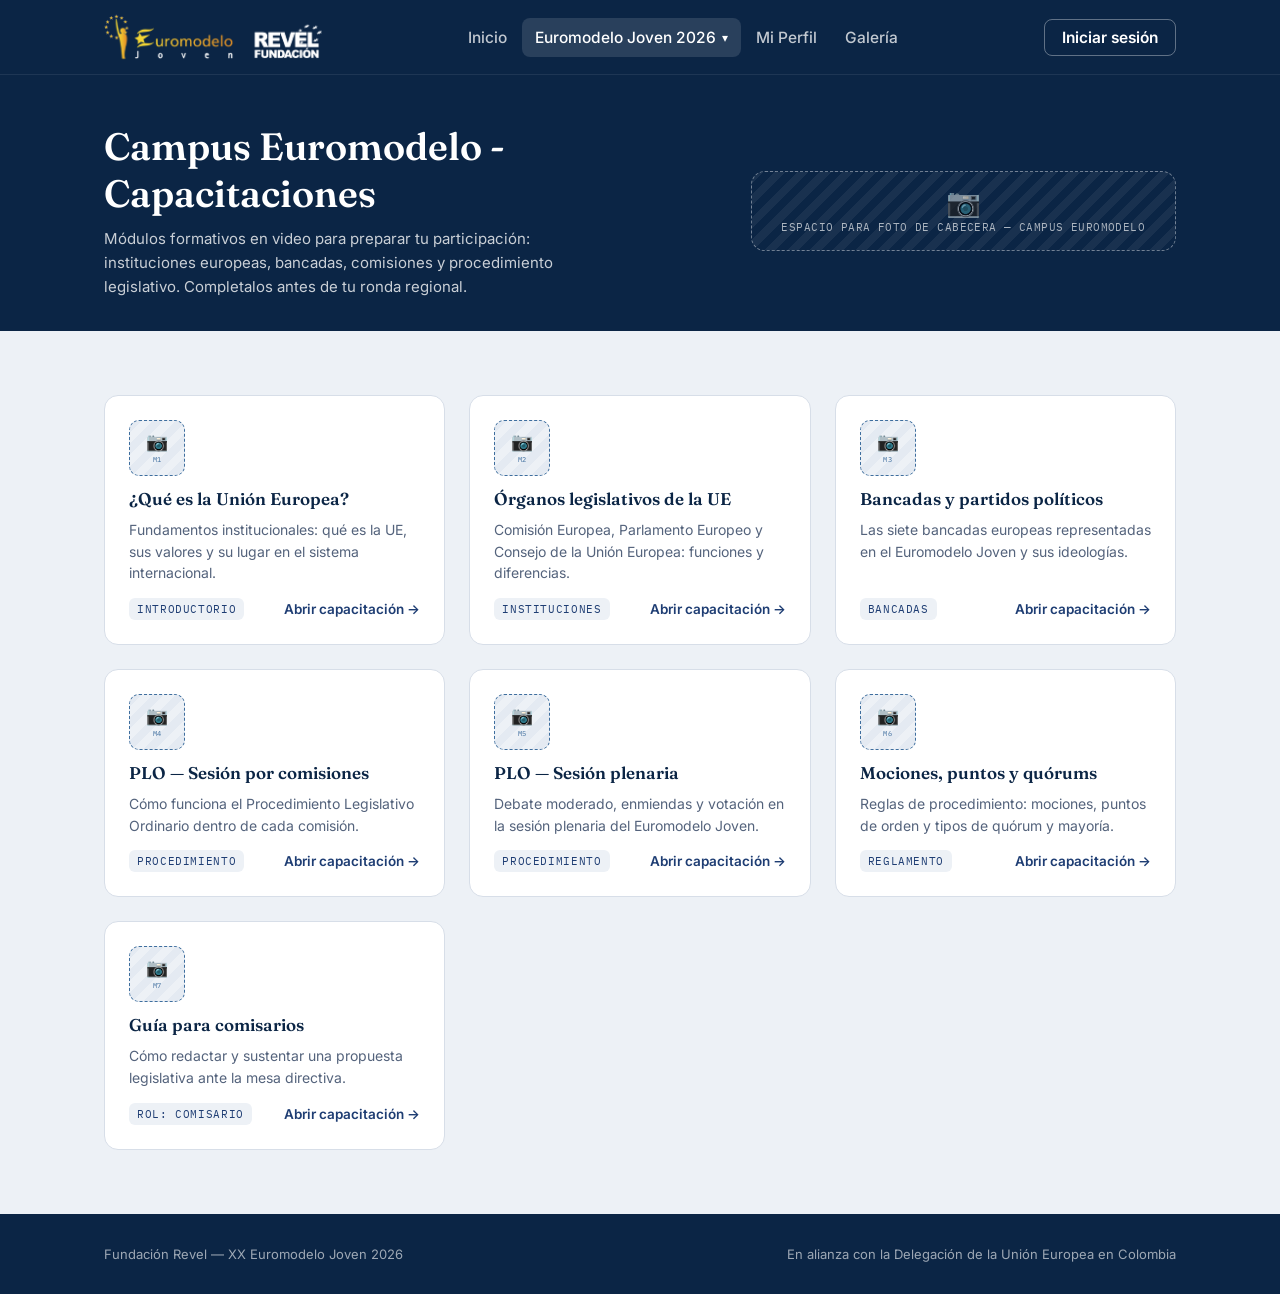
<file: campus.html>
<!DOCTYPE html>
<html lang="es">
<head>
<meta charset="UTF-8">
<meta name="viewport" content="width=device-width, initial-scale=1.0">
<title>Campus Euromodelo - Capacitaciones — XX Euromodelo Joven 2026</title>
<link rel="preconnect" href="https://fonts.googleapis.com">
<link href="https://fonts.googleapis.com/css2?family=Fraunces:opsz,wght@9..144,400;9..144,500;9..144,600;9..144,700&family=Inter:wght@400;500;600;700&family=IBM+Plex+Mono:wght@500&display=swap" rel="stylesheet">
<link rel="stylesheet" href="assets/styles.css">
</head>
<body>
<header class="site">
  <div class="nav-row">
    <a href="index.html" class="brand"><img src="assets/logo.png" class="brand-logo" alt="Euromodelo Joven - Fundación Revel"></a>
    <nav class="links" id="navLinks">
      <a href="index.html">Inicio</a>
      <div class="nav-dropdown">
        <button type="button" class="nav-dropdown-toggle active" id="navDropdownToggle">Euromodelo Joven 2026 <span class="caret">&#9662;</span></button>
        <div class="nav-dropdown-menu" id="navDropdownMenu">
          <a href="campus.html" class="active">Campus Euromodelo - Capacitaciones</a>
          <a href="roles.html">Roles</a>
          <a href="comisiones.html">Comisiones</a>
          <a href="partidos.html">Partidos Políticos</a>
        </div>
      </div>
      <a href="perfil.html">Mi Perfil</a>
      <!-- Oculto temporalmente: no se usa en la edición 2026. Restaurar el próximo año. -->
      <!-- <a href="mentes.html">Grandes Mentes</a> -->
      <a href="galeria.html">Galería</a>
    </nav>
    <div class="auth-area" id="authArea">
      <button class="btn-ghost-sm" id="loginBtn">Iniciar sesión</button>
      <div class="login-panel" id="loginPanel">
        <h4>Iniciar sesión</h4>
        <p class="login-note">Usa el correo con el que hiciste tu preinscripción — no necesitas contraseña.</p>
        <form id="loginForm">
          <input type="email" name="username" placeholder="Correo electrónico" required>
          <button type="submit">Entrar</button>
        </form>
        <p id="loginError" style="display:none; color:#C0392B; font-size:12px; margin-top:8px;">No encontramos ese correo. Verifica que esté bien escrito.</p>
        <div class="login-links">
          <a href="preinscripcion.html">Preinscribirme</a>
          <a href="perfil.html">Mi perfil</a>
        </div>
      </div>
    </div>
    <button class="menu-toggle" id="menuToggle" aria-label="Abrir menú">&#9776;</button>
  </div>
</header>

<div class="page-banner">
  <div class="container">
    <div>
      <h1>Campus Euromodelo - Capacitaciones</h1>
      <p>Módulos formativos en video para preparar tu participación: instituciones europeas, bancadas, comisiones y procedimiento legislativo. Completalos antes de tu ronda regional.</p>
    </div>
    <div class="photo-placeholder ph-banner" style="height:80px;">
      <span class="ph-icon">&#128247;</span>
      <span class="ph-label">Espacio para foto de cabecera — Campus Euromodelo</span>
    </div>
  </div>
</div>

<div class="section-inner">
  <div class="container">
    <div class="grid-cards" id="campusGrid"></div>
  </div>
</div>

<!-- Popup de capacitación: material / video -->
<div class="modal-overlay" id="actionModal">
  <div class="modal-card">
    <button class="modal-close" aria-label="Cerrar">&#10005;</button>
    <div class="icon js-modal-icon"></div>
    <h3 class="js-modal-title"></h3>
    <p class="modal-intro js-modal-intro"></p>
    <div class="action-grid">
      <div class="action-card" id="actionMaterial">
        <div class="a-icon">&#128214;</div>
        <div class="a-title">Léelo a tu ritmo</div>
        <div class="a-sub">Material de la capacitación</div>
      </div>
      <div class="action-card" id="actionVideo">
        <div class="a-icon">&#127909;</div>
        <div class="a-title">Vuélvela a ver</div>
        <div class="a-sub">Grabación de la capacitación</div>
      </div>
    </div>
  </div>
</div>
<footer>
  <div class="container">
    <span>Fundación Revel — XX Euromodelo Joven 2026</span>
    <span>En alianza con la Delegación de la Unión Europea en Colombia</span>
  </div>
</footer>
<script src="assets/main.js"></script>
<script>
  initLoginPanel();
  const detailModal = createModalController('detailModal');
</script>
<script>
  const campusModules = [{"code": "M1", "title": "¿Qué es la Unión Europea?", "desc": "Fundamentos institucionales: qué es la UE, sus valores y su lugar en el sistema internacional.", "tag": "Introductorio"}, {"code": "M2", "title": "Órganos legislativos de la UE", "desc": "Comisión Europea, Parlamento Europeo y Consejo de la Unión Europea: funciones y diferencias.", "tag": "Instituciones"}, {"code": "M3", "title": "Bancadas y partidos políticos", "desc": "Las siete bancadas europeas representadas en el Euromodelo Joven y sus ideologías.", "tag": "Bancadas"}, {"code": "M4", "title": "PLO — Sesión por comisiones", "desc": "Cómo funciona el Procedimiento Legislativo Ordinario dentro de cada comisión.", "tag": "Procedimiento"}, {"code": "M5", "title": "PLO — Sesión plenaria", "desc": "Debate moderado, enmiendas y votación en la sesión plenaria del Euromodelo Joven.", "tag": "Procedimiento"}, {"code": "M6", "title": "Mociones, puntos y quórums", "desc": "Reglas de procedimiento: mociones, puntos de orden y tipos de quórum y mayoría.", "tag": "Reglamento"}, {"code": "M7", "title": "Guía para comisarios", "desc": "Cómo redactar y sustentar una propuesta legislativa ante la mesa directiva.", "tag": "Rol: Comisario"}];
  const campusGrid = document.getElementById('campusGrid');
  campusModules.forEach((m, i) => {
    campusGrid.innerHTML += `
      <div class="card" style="cursor:pointer;" data-module-index="${i}">
        <div class="photo-placeholder ph-sq"><span class="ph-icon">&#128247;</span><span class="ph-label">${m.code}</span></div>
        <h3>${m.title}</h3>
        <p>${m.desc}</p>
        <div class="card-foot">
          <span class="tag">${m.tag}</span>
          <span class="link-btn">Abrir capacitación &rarr;</span>
        </div>
      </div>`;
  });

  const actionModal = createModalController('actionModal');
  campusGrid.querySelectorAll('[data-module-index]').forEach(card => {
    card.addEventListener('click', () => {
      const m = campusModules[+card.dataset.moduleIndex];
      actionModal.el.querySelector('.js-modal-icon').textContent = m.code;
      actionModal.el.querySelector('.js-modal-title').textContent = m.title;
      actionModal.el.querySelector('.js-modal-intro').textContent = m.desc + ' Elige cómo quieres repasarla:';
      actionModal.open();
    });
  });
  document.getElementById('actionMaterial').addEventListener('click', () => {
    alert('El staff debe vincular aquí el material de apoyo (PDF o guía) de esta capacitación.');
  });
  document.getElementById('actionVideo').addEventListener('click', () => {
    alert('El staff debe vincular aquí la grabación en video de esta capacitación.');
  });
</script>
</body>
</html>
</file>
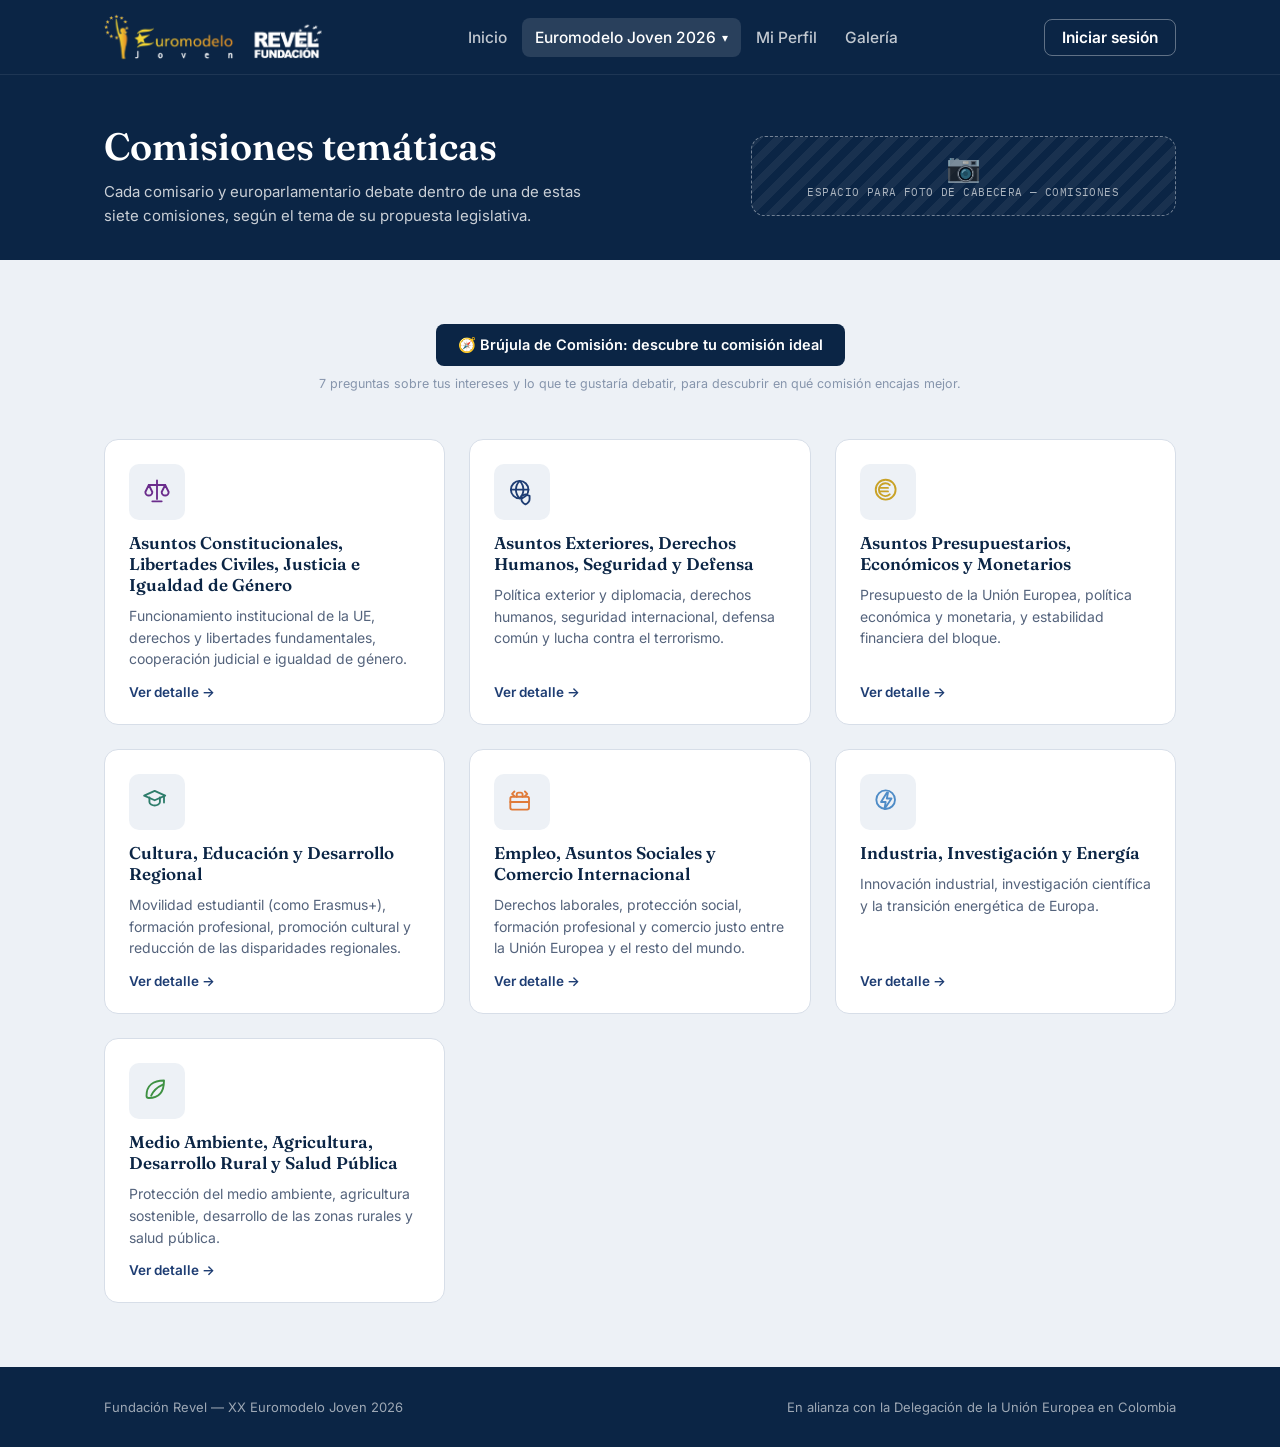
<file: comisiones.html>
<!DOCTYPE html>
<html lang="es">
<head>
<meta charset="UTF-8">
<meta name="viewport" content="width=device-width, initial-scale=1.0">
<title>Comisiones — XX Euromodelo Joven 2026</title>
<link rel="preconnect" href="https://fonts.googleapis.com">
<link href="https://fonts.googleapis.com/css2?family=Fraunces:opsz,wght@9..144,400;9..144,500;9..144,600;9..144,700&family=Inter:wght@400;500;600;700&family=IBM+Plex+Mono:wght@500&display=swap" rel="stylesheet">
<link rel="stylesheet" href="assets/styles.css">
</head>
<body>
<header class="site">
  <div class="nav-row">
    <a href="index.html" class="brand"><img src="assets/logo.png" class="brand-logo" alt="Euromodelo Joven - Fundación Revel"></a>
    <nav class="links" id="navLinks">
      <a href="index.html">Inicio</a>
      <div class="nav-dropdown">
        <button type="button" class="nav-dropdown-toggle active" id="navDropdownToggle">Euromodelo Joven 2026 <span class="caret">&#9662;</span></button>
        <div class="nav-dropdown-menu" id="navDropdownMenu">
          <a href="campus.html">Campus Euromodelo - Capacitaciones</a>
          <a href="roles.html">Roles</a>
          <a href="comisiones.html" class="active">Comisiones</a>
          <a href="partidos.html">Partidos Políticos</a>
        </div>
      </div>
      <a href="perfil.html">Mi Perfil</a>
      <!-- Oculto temporalmente: no se usa en la edición 2026. Restaurar el próximo año. -->
      <!-- <a href="mentes.html">Grandes Mentes</a> -->
      <a href="galeria.html">Galería</a>
    </nav>
    <div class="auth-area" id="authArea">
      <button class="btn-ghost-sm" id="loginBtn">Iniciar sesión</button>
      <div class="login-panel" id="loginPanel">
        <h4>Iniciar sesión</h4>
        <p class="login-note">Usa el correo con el que hiciste tu preinscripción — no necesitas contraseña.</p>
        <form id="loginForm">
          <input type="email" name="username" placeholder="Correo electrónico" required>
          <button type="submit">Entrar</button>
        </form>
        <p id="loginError" style="display:none; color:#C0392B; font-size:12px; margin-top:8px;">No encontramos ese correo. Verifica que esté bien escrito.</p>
        <div class="login-links">
          <a href="preinscripcion.html">Preinscribirme</a>
          <a href="perfil.html">Mi perfil</a>
        </div>
      </div>
    </div>
    <button class="menu-toggle" id="menuToggle" aria-label="Abrir menú">&#9776;</button>
  </div>
</header>

<div class="page-banner">
  <div class="container">
    <div>
      <h1>Comisiones temáticas</h1>
      <p>Cada comisario y europarlamentario debate dentro de una de estas siete comisiones, según el tema de su propuesta legislativa.</p>
    </div>
    <div class="photo-placeholder ph-banner" style="height:80px;">
      <span class="ph-icon">&#128247;</span>
      <span class="ph-label">Espacio para foto de cabecera — Comisiones</span>
    </div>
  </div>
</div>

<div class="section-inner">
  <div class="container">
    <div style="text-align:center; margin:0 0 var(--space-5);">
      <button class="btn-solid" id="openComisionQuizBtn" style="background:var(--navy-deep); color:var(--white);">&#129517; Brújula de Comisión: descubre tu comisión ideal</button>
      <p style="font-size:12.5px; color:#8695AC; margin-top:10px;">7 preguntas sobre tus intereses y lo que te gustaría debatir, para descubrir en qué comisión encajas mejor.</p>
    </div>

    <div class="grid-cards" id="comisionesGrid"></div>
  </div>
</div>
<div class="modal-overlay" id="detailModal">
  <div class="modal-card">
    <button class="modal-close" aria-label="Cerrar">&#10005;</button>
    <div class="icon js-modal-icon"></div>
    <h3 class="js-modal-title"></h3>
    <p class="modal-intro js-modal-intro"></p>
    <ul class="modal-topics js-modal-topics"></ul>
  </div>
</div>
<div class="modal-overlay" id="quizModal">
  <div class="modal-card">
    <button class="modal-close" aria-label="Cerrar">&#10005;</button>
    <div class="quiz-body"></div>
  </div>
</div>
<footer>
  <div class="container">
    <span>Fundación Revel — XX Euromodelo Joven 2026</span>
    <span>En alianza con la Delegación de la Unión Europea en Colombia</span>
  </div>
</footer>
<script src="assets/main.js"></script>
<script>
  initLoginPanel();
  const detailModal = createModalController('detailModal');
</script>
<script>
  const comisiones = [
    {"code": "CLJ", "color": "#6B2D8C", "title": "Asuntos Constitucionales, Libertades Civiles, Justicia e Igualdad de Género", "desc": "Funcionamiento institucional de la UE, derechos y libertades fundamentales, cooperación judicial e igualdad de género.", "intro": "Vela por el correcto funcionamiento institucional de la Unión Europea, la protección de los derechos fundamentales y la igualdad de género.", "topics": [["Funcionamiento institucional", "Revisar los tratados y el reparto de competencias entre las instituciones de la UE."], ["Derechos y libertades fundamentales", "Proteger los derechos recogidos en la Carta de los Derechos Fundamentales de la UE."], ["Cooperación judicial y policial", "Fortalecer la justicia transfronteriza y la seguridad interior de la Unión."], ["Migración y asilo", "Definir políticas comunes de gestión migratoria y protección a solicitantes de asilo."], ["Igualdad de género", "Impulsar políticas que garanticen la igualdad real entre hombres y mujeres."], ["Lucha contra la discriminación", "Combatir cualquier forma de discriminación por género, origen o condición."], ["Elecciones europeas y participación democrática", "Fortalecer los procesos electorales y la participación ciudadana."], ["Protección de datos y privacidad", "Salvaguardar los derechos digitales de los ciudadanos europeos."]]},
    {"code": "EXT", "color": "#1E3D73", "title": "Asuntos Exteriores, Derechos Humanos, Seguridad y Defensa", "desc": "Política exterior y diplomacia, derechos humanos, seguridad internacional, defensa común y lucha contra el terrorismo.", "intro": "Encargada de la política exterior de la UE y de la promoción de la paz, los derechos humanos y la seguridad internacional.", "topics": [["Política exterior y diplomacia", "Desarrollar la política exterior de la UE y la cooperación con otras regiones."], ["Derechos humanos", "Proteger y promover los derechos humanos y actuar frente a sus violaciones."], ["Seguridad internacional", "Prevenir conflictos y gestionar crisis en zonas afectadas."], ["Defensa", "Desarrollar la política de defensa común y la cooperación militar entre Estados."], ["Lucha contra el terrorismo", "Prevenir la radicalización y combatir el extremismo violento."], ["Cooperación en seguridad y defensa", "Coordinar operaciones militares y misiones de paz entre Estados miembros."], ["Gobernanza global", "Impulsar la reforma de instituciones internacionales y el multilateralismo."], ["Ayuda humanitaria", "Garantizar asistencia a países y regiones en crisis humanitarias."]]},
    {"code": "ECO", "color": "#C9A227", "title": "Asuntos Presupuestarios, Económicos y Monetarios", "desc": "Presupuesto de la Unión Europea, política económica y monetaria, y estabilidad financiera del bloque.", "intro": "Vela por el presupuesto de la Unión Europea, coordina la política económica y monetaria de los Estados miembros y vigila la estabilidad financiera del bloque.", "topics": [["Presupuesto europeo", "Definir y supervisar el marco financiero plurianual y el presupuesto anual de la UE."], ["Política monetaria", "Coordinar la política monetaria de la eurozona y el papel del Banco Central Europeo."], ["Estabilidad financiera", "Prevenir crisis financieras y supervisar el sistema bancario europeo."], ["Fiscalidad", "Armonizar criterios fiscales y combatir la evasión y elusión de impuestos."], ["Cohesión económica", "Reducir las brechas económicas entre los Estados miembros."], ["Fondos europeos", "Supervisar el uso de fondos estructurales y de recuperación económica."], ["Mercado único", "Fortalecer la integración del mercado interior y la libre circulación de capitales."], ["Cooperación económica internacional", "Coordinar la posición económica de la UE frente a otros bloques y organismos globales."]]},
    {"code": "CED", "color": "#2E7D6B", "title": "Cultura, Educación y Desarrollo Regional", "desc": "Movilidad estudiantil (como Erasmus+), formación profesional, promoción cultural y reducción de las disparidades regionales.", "intro": "Promueve la cooperación en educación, el acceso igualitario a la cultura y el desarrollo económico y social de las regiones de Europa.", "topics": [["Educación inclusiva y accesible", "Garantizar acceso igualitario a educación de calidad para todos los jóvenes."], ["Movilidad estudiantil", "Impulsar programas como Erasmus+ y el intercambio académico y cultural."], ["Formación profesional", "Promover la adquisición de habilidades relevantes para el mercado laboral."], ["Cultura y diversidad cultural", "Fomentar el intercambio y el diálogo intercultural en Europa."], ["Desarrollo regional y cohesión social", "Reducir las disparidades entre regiones mediante inversión e innovación."], ["Sostenibilidad y medio ambiente", "Integrar la educación ambiental en los programas educativos."], ["Participación ciudadana", "Fomentar la participación juvenil en la vida democrática."], ["Innovación y emprendimiento cultural", "Apoyar a jóvenes artistas y emprendedores culturales."]]},
    {"code": "EAS", "color": "#E07B39", "title": "Empleo, Asuntos Sociales y Comercio Internacional", "desc": "Derechos laborales, protección social, formación profesional y comercio justo entre la Unión Europea y el resto del mundo.", "intro": "Vela por condiciones laborales dignas y una política de comercio internacional que sea coherente con la protección social y los derechos de los trabajadores.", "topics": [["Derechos laborales", "Proteger las condiciones de trabajo, la seguridad y salud en el empleo y la libre circulación de trabajadores."], ["Protección social", "Fortalecer los sistemas de seguridad social, pensiones y prestaciones por desempleo."], ["Diálogo social", "Promover la negociación colectiva y la participación sindical en las decisiones laborales."], ["Formación profesional y empleabilidad", "Impulsar la capacitación y reconversión laboral frente a la automatización."], ["Comercio justo", "Vigilar que los acuerdos comerciales de la UE respeten estándares laborales y ambientales."], ["Relaciones comerciales internacionales", "Negociar y evaluar tratados de libre comercio con socios externos."], ["Protección frente al dumping social", "Evitar la competencia desleal basada en la precarización laboral."], ["Cadenas de suministro responsables", "Exigir trazabilidad y respeto a los derechos humanos en el comercio internacional."]]},
    {"code": "IIE", "color": "#4E8CC7", "title": "Industria, Investigación y Energía", "desc": "Innovación industrial, investigación científica y la transición energética de Europa.", "intro": "Impulsa la competitividad industrial, la investigación científica y la transición hacia un modelo energético limpio y seguro para Europa.", "topics": [["Transición energética", "Acelerar el paso hacia energías renovables y reducir la dependencia de combustibles fósiles."], ["Seguridad energética", "Garantizar el suministro estable de energía y reducir la dependencia externa."], ["Innovación industrial", "Fomentar la investigación y el desarrollo, y apoyar a la industria europea."], ["Investigación científica", "Financiar proyectos de investigación conjunta entre países miembros."], ["Redes energéticas", "Interconectar las redes eléctricas y de gas entre los Estados miembros."], ["Eficiencia energética", "Reducir el consumo energético en industria, transporte y vivienda."], ["Política espacial", "Desarrollar sistemas satelitales europeos de observación y navegación."], ["Cooperación tecnológica internacional", "Colaborar con socios internacionales en investigación e innovación energética."]]},
    {"code": "MAS", "color": "#3E9142", "title": "Medio Ambiente, Agricultura, Desarrollo Rural y Salud Pública", "desc": "Protección del medio ambiente, agricultura sostenible, desarrollo de las zonas rurales y salud pública.", "intro": "Protege el medio ambiente y la biodiversidad, promueve una agricultura sostenible, impulsa el desarrollo de las zonas rurales y vela por la salud pública de los europeos.", "topics": [["Protección del medio ambiente", "Preservar la biodiversidad, los ecosistemas y la calidad del aire y del agua."], ["Cambio climático", "Reducir emisiones y fomentar la resiliencia frente a fenómenos extremos."], ["Agricultura sostenible", "Promover prácticas agrícolas ecológicas y el uso responsable de recursos."], ["Desarrollo rural", "Apoyar la diversificación económica y el empleo en zonas rurales."], ["Salud pública", "Proteger la salud de los ciudadanos europeos y coordinar la respuesta ante emergencias sanitarias."], ["Seguridad alimentaria", "Garantizar la calidad y trazabilidad de los alimentos."], ["Protección animal", "Promover el bienestar animal en la producción agroalimentaria."], ["Cooperación internacional", "Fomentar la conservación ambiental y la cooperación sanitaria a nivel global."]]}
  ];

  // Un ícono de línea propio por comisión (en vez del placeholder de cámara). Los colores de cada
  // comisión (arriba, en el campo "color") son los mismos que ya usaba comisionesInfo más abajo
  // para la Brújula de Comisión — así el ícono queda coherente con el resto del sitio.
  const COMISION_ICONS_ = {
    CLJ: `<svg viewBox="0 0 24 24" fill="none" stroke="currentColor" stroke-width="1.6" stroke-linecap="round" stroke-linejoin="round">
      <path d="M12 2v16"/><path d="M5 6h14"/><path d="M5 6l-3 6a3 3 0 0 0 6 0z"/><path d="M19 6l-3 6a3 3 0 0 0 6 0z"/><path d="M8 20h8"/>
    </svg>`,
    EXT: `<svg viewBox="0 0 24 24" fill="none" stroke="currentColor" stroke-width="1.6" stroke-linecap="round" stroke-linejoin="round">
      <circle cx="10" cy="10" r="7.5"/><path d="M2.5 10h15"/><path d="M10 2.5c2.1 2.2 3.2 4.8 3.2 7.5s-1.1 5.3-3.2 7.5c-2.1-2.2-3.2-4.8-3.2-7.5s1.1-5.3 3.2-7.5z"/><path d="M15 14l3.5 1.4v2.6c0 2.2-1.5 3.7-3.5 4.6-2-.9-3.5-2.4-3.5-4.6v-2.6z"/>
    </svg>`,
    ECO: `<svg viewBox="0 0 24 24" fill="none" stroke="currentColor" stroke-width="1.6" stroke-linecap="round" stroke-linejoin="round">
      <circle cx="10" cy="10" r="8.5"/><path d="M13.5 6a5.5 5.5 0 1 0 0 8"/><path d="M5.5 8.5h6.5M5.5 11.5h6.5"/>
    </svg>`,
    CED: `<svg viewBox="0 0 24 24" fill="none" stroke="currentColor" stroke-width="1.6" stroke-linecap="round" stroke-linejoin="round">
      <path d="M10 2.5l9 4-9 4-9-4 9-4z"/><path d="M5.5 8v4c0 1.7 2.4 3 4.5 3s4.5-1.3 4.5-3V8"/><path d="M18 6.5v5"/><circle cx="18" cy="12.5" r="0.8" fill="currentColor" stroke="none"/>
    </svg>`,
    EAS: `<svg viewBox="0 0 24 24" fill="none" stroke="currentColor" stroke-width="1.6" stroke-linecap="round" stroke-linejoin="round">
      <rect x="2" y="7.5" width="16" height="11" rx="1.5"/><path d="M7.5 7.5V5.5a1.5 1.5 0 0 1 1.5-1.5h2a1.5 1.5 0 0 1 1.5 1.5v2"/><path d="M2 12h16"/><path d="M5.5 3l-2 2 2 2"/><path d="M14.5 3l2 2-2 2"/>
    </svg>`,
    IIE: `<svg viewBox="0 0 24 24" fill="none" stroke="currentColor" stroke-width="1.6" stroke-linecap="round" stroke-linejoin="round">
      <circle cx="10" cy="10" r="8"/><path d="M11 4l-5 8h4l-1 6 6-9h-4l1-5z"/>
    </svg>`,
    MAS: `<svg viewBox="0 0 24 24" fill="none" stroke="currentColor" stroke-width="1.6" stroke-linecap="round" stroke-linejoin="round">
      <path d="M5 18c9 0 13-6 13-15-9 0-15 4-15 13 0 1.1.6 2 2 2z"/><path d="M7 16c2-4.5 5.5-7.5 10-9.5"/>
    </svg>`,
  };

  const comisionesGrid = document.getElementById('comisionesGrid');
  comisiones.forEach((c, i) => {
    comisionesGrid.innerHTML += `
      <div class="card" style="cursor:pointer;" data-comision-index="${i}">
        <div class="card-icon-svg" style="--accent:${c.color}">${COMISION_ICONS_[c.code] || ''}</div>
        <h3>${c.title}</h3>
        <p>${c.desc}</p>
        <div class="card-foot"><span class="link-btn">Ver detalle &rarr;</span></div>
      </div>`;
  });
  comisionesGrid.querySelectorAll('[data-comision-index]').forEach(card => {
    card.addEventListener('click', () => renderDetailModal(detailModal, comisiones[+card.dataset.comisionIndex]));
  });

  /* ---- Brújula de Comisión (test de afinidad) ---- */
  const comisionesInfo = {
    CLJ: { code:'CLJ', title:'Asuntos Constitucionales, Libertades Civiles, Justicia e Igualdad de Género', color:'#6B2D8C',
      desc:'Vela por el funcionamiento institucional de la UE, los derechos y libertades fundamentales, la cooperación judicial y la igualdad de género. Ideal si te apasiona la justicia, los derechos humanos y la igualdad.' },
    EXT: { code:'EXT', title:'Asuntos Exteriores, Derechos Humanos, Seguridad y Defensa', color:'#1E3D73',
      desc:'Se encarga de la política exterior de la UE, la diplomacia, la seguridad internacional y la defensa. Ideal si te interesan las relaciones internacionales, la geopolítica y la resolución de conflictos.' },
    ECO: { code:'ECO', title:'Asuntos Presupuestarios, Económicos y Monetarios', color:'#C9A227',
      desc:'Discute el presupuesto europeo, la política económica y monetaria, y la estabilidad financiera. Ideal si te gusta la economía, las finanzas y los grandes números.' },
    CED: { code:'CED', title:'Cultura, Educación y Desarrollo Regional', color:'#2E7D6B',
      desc:'Trabaja la movilidad estudiantil, la formación, la cultura y la reducción de las disparidades entre regiones. Ideal si te apasiona la educación, el arte y la identidad cultural.' },
    EAS: { code:'EAS', title:'Empleo, Asuntos Sociales y Comercio Internacional', color:'#E07B39',
      desc:'Vela por los derechos laborales, la protección social y el comercio justo entre la UE y el resto del mundo. Ideal si te interesa el trabajo digno, la equidad social y el comercio global.' },
    IIE: { code:'IIE', title:'Industria, Investigación y Energía', color:'#4E8CC7',
      desc:'Impulsa la innovación industrial, la investigación científica y la transición energética de Europa. Ideal si te apasiona la tecnología, la ciencia y el futuro energético.' },
    MAS: { code:'MAS', title:'Medio Ambiente, Agricultura, Desarrollo Rural y Salud Pública', color:'#3E9142',
      desc:'Protege el medio ambiente, promueve la agricultura sostenible y vela por la salud pública y el desarrollo de las zonas rurales. Ideal si te apasiona la sostenibilidad, el campo y la salud.' },
  };
  const comisionQuizQuestions = [
    { q:'Si tuvieras que resolver un problema del mundo real esta misma semana, ¿cuál elegirías?', options:[
      {label:'Mediar en un conflicto entre dos países que no se hablan hace años', value:'EXT'},
      {label:'Diseñar una solución tecnológica que nadie ha probado antes, aunque pueda fallar', value:'IIE'},
      {label:'Evitar que un país entre en default y no pueda pagar su deuda', value:'ECO'},
      {label:'Frenar una crisis que está matando cultivos y animales al mismo tiempo', value:'MAS'},
      {label:'Reabrir una fábrica que dejó a cientos de familias sin ingresos', value:'EAS'},
    ]},
    { q:'¿Cuál de estas historias te generaría más indignación al leerla?', options:[
      {label:'Cerraron la única biblioteca pública de un pueblo por falta de presupuesto', value:'CED'},
      {label:'Una fábrica contaminó un río entero y nadie respondió por eso', value:'MAS'},
      {label:'Un país se quedó sin electricidad tres días por no invertir en su red energética', value:'IIE'},
      {label:'A una persona la despidieron solo por su género, y nadie hizo nada', value:'CLJ'},
      {label:'Un banco quebró y miles de ahorros desaparecieron de la noche a la mañana', value:'ECO'},
    ]},
    { q:'¿A cuál de estas personas admirarías más si conocieras su historia completa?', options:[
      {label:'Una científica que descubrió cómo revertir el daño de una sequía', value:'MAS'},
      {label:'Una maestra que transformó la educación de todo un pueblo', value:'CED'},
      {label:'Una abogada que ganó un caso histórico contra la discriminación laboral', value:'CLJ'},
      {label:'Un diplomático que evitó una guerra con una negociación de último minuto', value:'EXT'},
      {label:'Un líder sindical que logró mejores condiciones para miles de trabajadores', value:'EAS'},
    ]},
    { q:'Un amigo te cuenta un problema personal. ¿Cuál de estos te dejaría pensando más tiempo después de la conversación?', options:[
      {label:'Le negaron un trabajo por ser mujer', value:'CLJ'},
      {label:'Lo despidieron sin ninguna explicación ni indemnización', value:'EAS'},
      {label:'Su familia tuvo que huir de su país por la guerra', value:'EXT'},
      {label:'Perdió sus ahorros por una mala decisión del banco', value:'ECO'},
      {label:'No pudo estudiar lo que quería porque no había internet en su pueblo', value:'IIE'},
    ]},
    { q:'Tienes que dar un discurso improvisado de 2 minutos ahora mismo. ¿Sobre cuál de estos temas te sentirías más seguro/a?', options:[
      {label:'Por qué la energía del futuro no puede depender del petróleo', value:'IIE'},
      {label:'Por qué sube o baja el valor de una moneda', value:'ECO'},
      {label:'Por qué un conflicto entre dos países no tiene una solución fácil', value:'EXT'},
      {label:'Por qué el cambio climático ya afecta a los agricultores hoy', value:'MAS'},
      {label:'Por qué la educación pública debería ser prioridad de un gobierno', value:'CED'},
    ]},
    { q:'Podrías cambiar una sola ley este año. ¿Cuál elegirías?', options:[
      {label:'Una que obligue a los bancos a ser más transparentes con sus clientes', value:'ECO'},
      {label:'Una que garantice el mismo salario para el mismo trabajo, sin importar el género', value:'CLJ'},
      {label:'Una que proteja a quien pierde su trabajo por decisiones de una empresa extranjera', value:'EAS'},
      {label:'Una que castigue a las empresas que contaminan ríos y bosques', value:'MAS'},
      {label:'Una que garantice acceso gratuito a la universidad pública', value:'CED'},
    ]},
    { q:'Dentro de 10 años, ¿qué titular sobre ti te gustaría leer?', options:[
      {label:'"Abrió mercados internacionales que generaron miles de empleos"', value:'EAS'},
      {label:'"Negoció un acuerdo de paz que puso fin a un conflicto de décadas"', value:'EXT'},
      {label:'"Inventó una tecnología que cambió la forma en que el mundo produce energía"', value:'IIE'},
      {label:'"Creó un programa educativo que llegó a miles de estudiantes rurales"', value:'CED'},
      {label:'"Lideró la ley que cerró la brecha salarial de género en su país"', value:'CLJ'},
    ]},
  ];
  const COMISION_MAX_APARICIONES = 5;
  const comisionQuizModal = createModalController('quizModal');
  function startComisionQuiz() {
    initQuiz({
      modalId: 'quizModal',
      emoji: '&#129517;',
      title: '¿Cuál es tu comisión ideal?',
      intro: 'No hay respuestas correctas ni incorrectas, responde con lo primero que te identifique.',
      questions: comisionQuizQuestions,
      shuffleQuestions: true,
      onFinish: (answers, body) => {
        const tally = { CLJ:0, EXT:0, ECO:0, CED:0, EAS:0, IIE:0, MAS:0 };
        answers.forEach(a => tally[a]++);
        const winnerCode = pickQuizWinner(tally);
        const c = comisionesInfo[winnerCode];
        const pct = Math.round((tally[winnerCode] / COMISION_MAX_APARICIONES) * 100);
        body.innerHTML = `
          <div class="quiz-result">
            <div class="result-icon" style="background:${c.color}">${c.code}</div>
            <div class="match-pct">${pct}% de afinidad</div>
            <h3>Tu comisión ideal es:<br>${c.title}</h3>
            <p>${c.desc}</p>
            <a class="btn-primary" href="perfil.html?comision=${encodeURIComponent(c.title)}">Elegir esta comisión en mi inscripción &rarr;</a><br>
            <button class="quiz-restart" id="comisionQuizRestartBtn">Volver a intentar</button>
          </div>`;
        document.getElementById('comisionQuizRestartBtn').addEventListener('click', startComisionQuiz);
      }
    });
  }
  document.getElementById('openComisionQuizBtn').addEventListener('click', () => {
    comisionQuizModal.open();
    startComisionQuiz();
  });
</script>
</body>
</html>
</file>
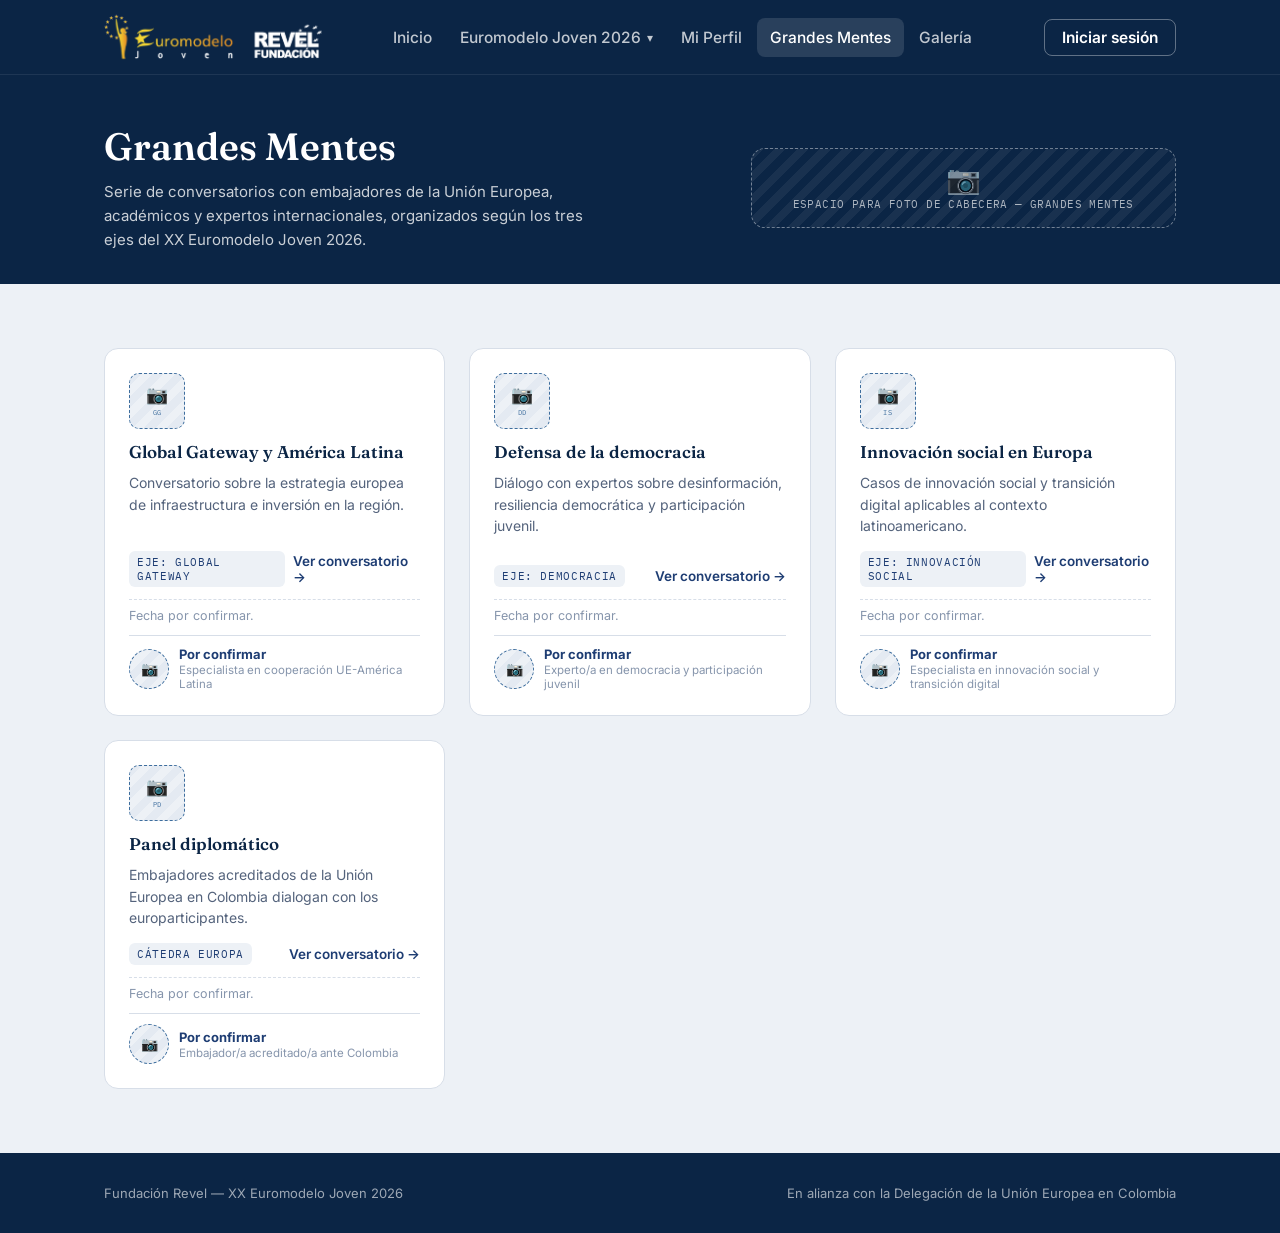
<file: mentes.html>
<!DOCTYPE html>
<html lang="es">
<head>
<meta charset="UTF-8">
<meta name="viewport" content="width=device-width, initial-scale=1.0">
<title>Grandes Mentes — XX Euromodelo Joven 2026</title>
<link rel="preconnect" href="https://fonts.googleapis.com">
<link href="https://fonts.googleapis.com/css2?family=Fraunces:opsz,wght@9..144,400;9..144,500;9..144,600;9..144,700&family=Inter:wght@400;500;600;700&family=IBM+Plex+Mono:wght@500&display=swap" rel="stylesheet">
<link rel="stylesheet" href="assets/styles.css">
</head>
<body>
<header class="site">
  <div class="nav-row">
    <a href="index.html" class="brand"><img src="assets/logo.png" class="brand-logo" alt="Euromodelo Joven - Fundación Revel"></a>
    <nav class="links" id="navLinks">
      <a href="index.html">Inicio</a>
      <div class="nav-dropdown">
        <button type="button" class="nav-dropdown-toggle" id="navDropdownToggle">Euromodelo Joven 2026 <span class="caret">&#9662;</span></button>
        <div class="nav-dropdown-menu" id="navDropdownMenu">
          <a href="campus.html">Campus Euromodelo - Capacitaciones</a>
          <a href="roles.html">Roles</a>
          <a href="comisiones.html">Comisiones</a>
          <a href="partidos.html">Partidos Políticos</a>
        </div>
      </div>
      <a href="perfil.html">Mi Perfil</a>
      <a href="mentes.html" class="active">Grandes Mentes</a>
      <a href="galeria.html">Galería</a>
    </nav>
    <div class="auth-area" id="authArea">
      <button class="btn-ghost-sm" id="loginBtn">Iniciar sesión</button>
      <div class="login-panel" id="loginPanel">
        <h4>Iniciar sesión</h4>
        <p class="login-note">Usa el correo con el que hiciste tu preinscripción — no necesitas contraseña.</p>
        <form id="loginForm">
          <input type="email" name="username" placeholder="Correo electrónico" required>
          <button type="submit">Entrar</button>
        </form>
        <p id="loginError" style="display:none; color:#C0392B; font-size:12px; margin-top:8px;">No encontramos ese correo. Verifica que esté bien escrito.</p>
        <div class="login-links">
          <a href="preinscripcion.html">Preinscribirme</a>
          <a href="perfil.html">Mi perfil</a>
        </div>
      </div>
    </div>
    <button class="menu-toggle" id="menuToggle" aria-label="Abrir menú">&#9776;</button>
  </div>
</header>

<div class="page-banner">
  <div class="container">
    <div>
      <h1>Grandes Mentes</h1>
      <p>Serie de conversatorios con embajadores de la Unión Europea, académicos y expertos internacionales, organizados según los tres ejes del XX Euromodelo Joven 2026.</p>
    </div>
    <div class="photo-placeholder ph-banner" style="height:80px;">
      <span class="ph-icon">&#128247;</span>
      <span class="ph-label">Espacio para foto de cabecera — Grandes Mentes</span>
    </div>
  </div>
</div>

<div class="section-inner">
  <div class="container">
    <div class="grid-cards" id="menteGrid"></div>
  </div>
</div>

<!-- Popup de perfil del invitado -->
<div class="modal-overlay" id="speakerModal">
  <div class="modal-card">
    <button class="modal-close" aria-label="Cerrar">&#10005;</button>
    <div class="photo-placeholder ph-avatar-lg" style="margin-bottom:16px;">
      <span class="ph-icon">&#128247;</span>
      <span class="ph-label">Foto</span>
    </div>
    <h3 class="js-speaker-name" style="text-align:center; color:var(--gold-star);"></h3>
    <p class="js-speaker-role" style="text-align:center; font-size:13px; color:#8695AC; margin-top:-6px;"></p>
    <p class="modal-intro js-speaker-bio" style="margin-top:14px;"></p>
  </div>
</div>
<footer>
  <div class="container">
    <span>Fundación Revel — XX Euromodelo Joven 2026</span>
    <span>En alianza con la Delegación de la Unión Europea en Colombia</span>
  </div>
</footer>
<script src="assets/main.js"></script>
<script>
  initLoginPanel();
  const detailModal = createModalController('detailModal');
</script>
<script>
  const mentesTalks = [{"code": "GG", "title": "Global Gateway y América Latina", "desc": "Conversatorio sobre la estrategia europea de infraestructura e inversión en la región.", "tag": "Eje: Global Gateway", "speaker_name": "Por confirmar", "speaker_role": "Especialista en cooperación UE-América Latina", "speaker_bio": "Espacio para la biografía completa del invitado: trayectoria profesional, cargos relevantes y vínculo con el eje de Global Gateway. El staff debe completar este texto cuando se confirme el conferencista."}, {"code": "DD", "title": "Defensa de la democracia", "desc": "Diálogo con expertos sobre desinformación, resiliencia democrática y participación juvenil.", "tag": "Eje: Democracia", "speaker_name": "Por confirmar", "speaker_role": "Experto/a en democracia y participación juvenil", "speaker_bio": "Espacio para la biografía completa del invitado: trayectoria profesional, cargos relevantes y vínculo con el eje de Defensa de la Democracia. El staff debe completar este texto cuando se confirme el conferencista."}, {"code": "IS", "title": "Innovación social en Europa", "desc": "Casos de innovación social y transición digital aplicables al contexto latinoamericano.", "tag": "Eje: Innovación Social", "speaker_name": "Por confirmar", "speaker_role": "Especialista en innovación social y transición digital", "speaker_bio": "Espacio para la biografía completa del invitado: trayectoria profesional, cargos relevantes y vínculo con el eje de Innovación Social. El staff debe completar este texto cuando se confirme el conferencista."}, {"code": "PD", "title": "Panel diplomático", "desc": "Embajadores acreditados de la Unión Europea en Colombia dialogan con los europarticipantes.", "tag": "Cátedra Europa", "speaker_name": "Por confirmar", "speaker_role": "Embajador/a acreditado/a ante Colombia", "speaker_bio": "Espacio para la biografía completa del invitado: trayectoria diplomática, país que representa y temas que abordará en el panel. El staff debe completar este texto cuando se confirme el invitado."}];
  const menteGrid = document.getElementById('menteGrid');
  mentesTalks.forEach((m, i) => {
    menteGrid.innerHTML += `
      <div class="card">
        <div class="photo-placeholder ph-sq"><span class="ph-icon">&#128247;</span><span class="ph-label">${m.code}</span></div>
        <h3>${m.title}</h3>
        <p>${m.desc}</p>
        <div class="card-foot">
          <span class="tag">${m.tag}</span>
          <span class="link-btn">Ver conversatorio &rarr;</span>
        </div>
        <div class="placeholder-note">Fecha por confirmar.</div>
        <div class="speaker-row" data-speaker-index="${i}">
          <div class="photo-placeholder ph-circle"><span class="ph-icon">&#128247;</span></div>
          <div class="speaker-info">
            <span class="speaker-name">${m.speaker_name}</span>
            <span class="speaker-role">${m.speaker_role}</span>
          </div>
        </div>
      </div>`;
  });

  const speakerModal = createModalController('speakerModal');
  menteGrid.querySelectorAll('[data-speaker-index]').forEach(row => {
    row.addEventListener('click', () => {
      const m = mentesTalks[+row.dataset.speakerIndex];
      speakerModal.el.querySelector('.js-speaker-name').textContent = m.speaker_name;
      speakerModal.el.querySelector('.js-speaker-role').textContent = m.speaker_role;
      speakerModal.el.querySelector('.js-speaker-bio').textContent = m.speaker_bio;
      speakerModal.open();
    });
  });
</script>
</body>
</html>
</file>
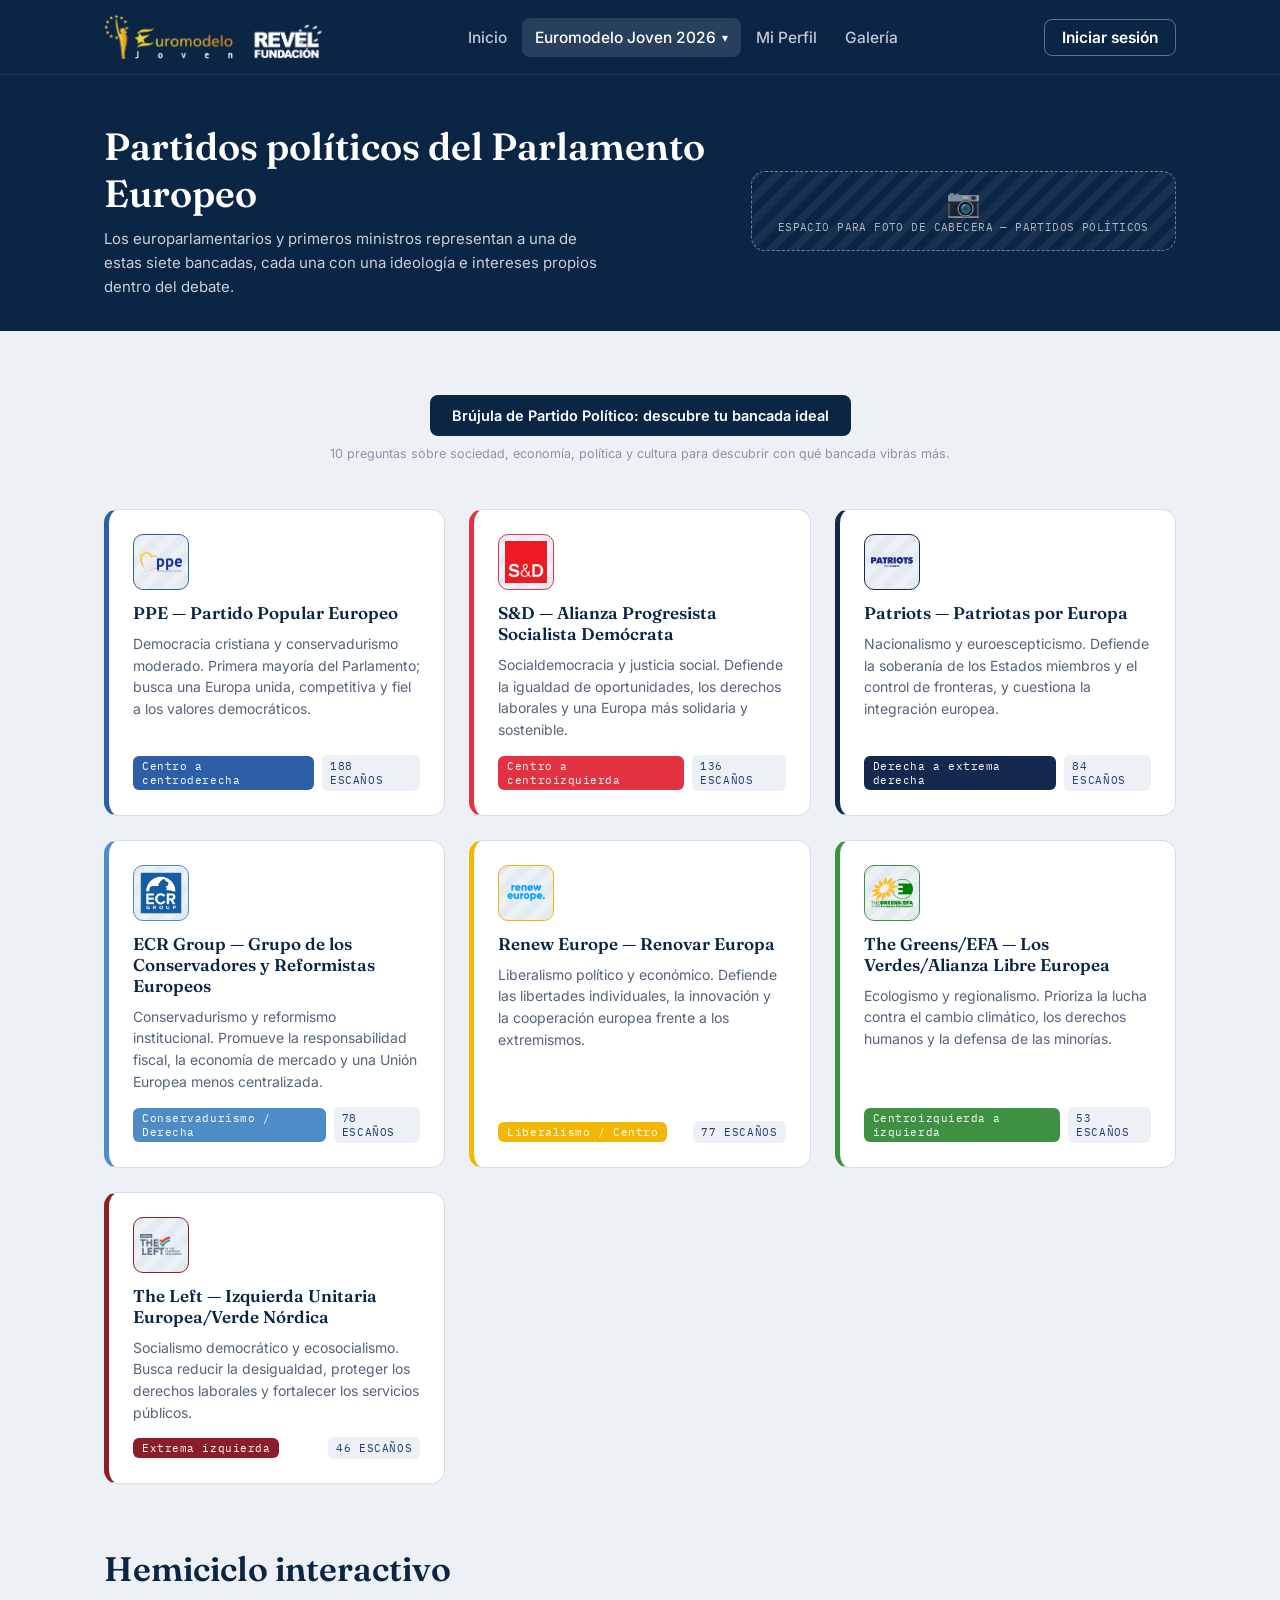
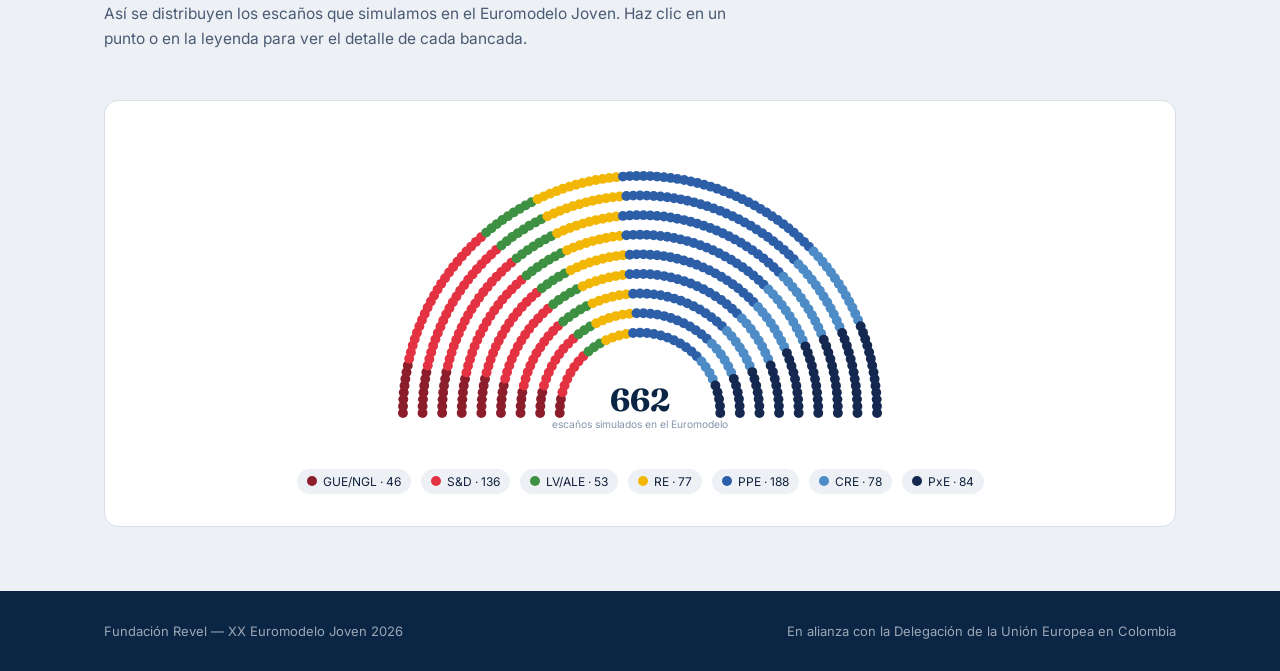
<file: partidos.html>
<!DOCTYPE html>
<html lang="es">
<head>
<meta charset="UTF-8">
<meta name="viewport" content="width=device-width, initial-scale=1.0">
<title>Partidos Políticos — XX Euromodelo Joven 2026</title>
<link rel="preconnect" href="https://fonts.googleapis.com">
<link href="https://fonts.googleapis.com/css2?family=Fraunces:opsz,wght@9..144,400;9..144,500;9..144,600;9..144,700&family=Inter:wght@400;500;600;700&family=IBM+Plex+Mono:wght@500&display=swap" rel="stylesheet">
<link rel="stylesheet" href="assets/styles.css">
</head>
<body>
<header class="site">
  <div class="nav-row">
    <a href="index.html" class="brand"><img src="assets/logo.png" class="brand-logo" alt="Euromodelo Joven - Fundación Revel"></a>
    <nav class="links" id="navLinks">
      <a href="index.html">Inicio</a>
      <div class="nav-dropdown">
        <button type="button" class="nav-dropdown-toggle active" id="navDropdownToggle">Euromodelo Joven 2026 <span class="caret">&#9662;</span></button>
        <div class="nav-dropdown-menu" id="navDropdownMenu">
          <a href="campus.html">Campus Euromodelo - Capacitaciones</a>
          <a href="roles.html">Roles</a>
          <a href="comisiones.html">Comisiones</a>
          <a href="partidos.html" class="active">Partidos Políticos</a>
        </div>
      </div>
      <a href="perfil.html">Mi Perfil</a>
      <!-- Oculto temporalmente: no se usa en la edición 2026. Restaurar el próximo año. -->
      <!-- <a href="mentes.html">Grandes Mentes</a> -->
      <a href="galeria.html">Galería</a>
    </nav>
    <div class="auth-area" id="authArea">
      <button class="btn-ghost-sm" id="loginBtn">Iniciar sesión</button>
      <div class="login-panel" id="loginPanel">
        <h4>Iniciar sesión</h4>
        <p class="login-note">Usa el correo con el que hiciste tu preinscripción — no necesitas contraseña.</p>
        <form id="loginForm">
          <input type="email" name="username" placeholder="Correo electrónico" required>
          <button type="submit">Entrar</button>
        </form>
        <p id="loginError" style="display:none; color:#C0392B; font-size:12px; margin-top:8px;">No encontramos ese correo. Verifica que esté bien escrito.</p>
        <div class="login-links">
          <a href="preinscripcion.html">Preinscribirme</a>
          <a href="perfil.html">Mi perfil</a>
        </div>
      </div>
    </div>
    <button class="menu-toggle" id="menuToggle" aria-label="Abrir menú">&#9776;</button>
  </div>
</header>

<div class="page-banner">
  <div class="container">
    <div>
      <h1>Partidos políticos del Parlamento Europeo</h1>
      <p>Los europarlamentarios y primeros ministros representan a una de estas siete bancadas, cada una con una ideología e intereses propios dentro del debate.</p>
    </div>
    <div class="photo-placeholder ph-banner" style="height:80px;">
      <span class="ph-icon">&#128247;</span>
      <span class="ph-label">Espacio para foto de cabecera — Partidos Políticos</span>
    </div>
  </div>
</div>

<div class="section-inner">
  <div class="container">
    <div style="text-align:center; margin:0 0 var(--space-5);">
      <button class="btn-solid" id="openPartyQuizBtn" style="background:var(--navy-deep); color:var(--white);">Brújula de Partido Político: descubre tu bancada ideal</button>
      <p style="font-size:12.5px; color:#8695AC; margin-top:10px;">10 preguntas sobre sociedad, economía, política y cultura para descubrir con qué bancada vibras más.</p>
    </div>

    <div class="grid-cards" id="partidosGrid"></div>

    <div class="section-head" style="margin-top:var(--space-6);">
      <h2>Hemiciclo interactivo</h2>
      <p>Así se distribuyen los escaños que simulamos en el Euromodelo Joven. Haz clic en un punto o en la leyenda para ver el detalle de cada bancada.</p>
    </div>
    <div class="hemiciclo-wrap" id="hemicicloContainer"></div>
  </div>
</div>
<div class="modal-overlay" id="detailModal">
  <div class="modal-card">
    <button class="modal-close" aria-label="Cerrar">&#10005;</button>
    <div class="icon js-modal-icon"></div>
    <h3 class="js-modal-title"></h3>
    <p class="modal-intro js-modal-intro"></p>
    <ul class="modal-topics js-modal-topics"></ul>
  </div>
</div>
<div class="modal-overlay" id="quizModal">
  <div class="modal-card">
    <button class="modal-close" aria-label="Cerrar">&#10005;</button>
    <div class="quiz-body"></div>
  </div>
</div>
<footer>
  <div class="container">
    <span>Fundación Revel — XX Euromodelo Joven 2026</span>
    <span>En alianza con la Delegación de la Unión Europea en Colombia</span>
  </div>
</footer>
<script src="assets/main.js"></script>
<script>
  initLoginPanel();
  const detailModal = createModalController('detailModal');
</script>
<script>
  const partidos = [{"code": "PPE", "title": "PPE — Partido Popular Europeo", "logo": "assets/partidos/ppe.webp", "color": "#2D5FA8", "ideo": "Centro a centroderecha", "seats": 188, "desc": "Democracia cristiana y conservadurismo moderado. Primera mayoría del Parlamento; busca una Europa unida, competitiva y fiel a los valores democráticos.", "paragraphs": ["Agrupa a partidos democratacristianos, conservadores y de centroderecha de distintos países de la UE. Su ideología se basa en la democracia cristiana, el conservadurismo moderado y el europeísmo.", "Busca fortalecer la integración europea, promover el desarrollo económico sostenible, mejorar la cohesión social y defender los valores democráticos y los derechos humanos. Es la primera mayoría del Parlamento Europeo."]}, {"code": "S&D", "title": "S&D — Alianza Progresista Socialista Demócrata", "logo": "assets/partidos/sd.png", "color": "#E33241", "ideo": "Centro a centroizquierda", "seats": 136, "desc": "Socialdemocracia y justicia social. Defiende la igualdad de oportunidades, los derechos laborales y una Europa más solidaria y sostenible.", "paragraphs": ["Reúne a partidos de centroizquierda y socialdemócratas de distintos países de la UE. Su ideología se centra en la justicia social, la igualdad de oportunidades, la solidaridad y la protección de los derechos laborales.", "Impulsa políticas de cohesión social, igualdad de género, protección del medio ambiente y empleo digno, buscando una Europa más solidaria, inclusiva y sostenible."]}, {"code": "PxE", "title": "Patriots — Patriotas por Europa", "logo": "assets/partidos/patriots.svg", "color": "#142850", "ideo": "Derecha a extrema derecha", "seats": 84, "desc": "Nacionalismo y euroescepticismo. Defiende la soberanía de los Estados miembros y el control de fronteras, y cuestiona la integración europea.", "paragraphs": ["Agrupa a partidos euroescépticos, nacionalistas y de extrema derecha. Su ideología se caracteriza por el nacionalismo, la defensa de la soberanía de los Estados miembros y la crítica a la inmigración.", "Busca cuestionar el proceso de integración europea, reforzar el control de fronteras y proteger la identidad y las tradiciones nacionales frente a las instituciones europeas."]}, {"code": "CRE", "title": "ECR Group — Grupo de los Conservadores y Reformistas Europeos", "logo": "assets/partidos/ecr.png", "color": "#4E8CC7", "ideo": "Conservadurismo / Derecha", "seats": 78, "desc": "Conservadurismo y reformismo institucional. Promueve la responsabilidad fiscal, la economía de mercado y una Unión Europea menos centralizada.", "paragraphs": ["Reúne a partidos conservadores, euroescépticos y reformistas. Su ideología se basa en el conservadurismo, la defensa de la soberanía nacional y la economía de mercado.", "Promueve una Unión Europea más flexible y menos centralizada, con reformas para aumentar la eficiencia y la transparencia de las instituciones europeas."]}, {"code": "RE", "title": "Renew Europe — Renovar Europa", "logo": "assets/partidos/renew.webp", "color": "#F2B705", "ideo": "Liberalismo / Centro", "seats": 77, "desc": "Liberalismo político y económico. Defiende las libertades individuales, la innovación y la cooperación europea frente a los extremismos.", "paragraphs": ["Agrupa a partidos liberales y centristas. Su ideología se basa en el liberalismo, la defensa de los derechos individuales y la economía de mercado.", "Impulsa la libertad individual, la competitividad económica, la innovación y la cooperación europea, oponiéndose a cualquier extremismo o ultranacionalismo."]}, {"code": "LV/ALE", "title": "The Greens/EFA — Los Verdes/Alianza Libre Europea", "logo": "assets/partidos/greens_efa.webp", "color": "#3E9142", "ideo": "Centroizquierda a izquierda", "seats": 53, "desc": "Ecologismo y regionalismo. Prioriza la lucha contra el cambio climático, los derechos humanos y la defensa de las minorías.", "paragraphs": ["Reúne a partidos ecologistas y regionalistas. Su ideología se basa en el ecologismo, la sostenibilidad, la justicia social y la defensa de los derechos humanos.", "Impulsa la transición hacia una economía verde, la protección de la biodiversidad y la lucha contra el cambio climático, junto con la defensa de los derechos de las minorías."]}, {"code": "GUE/NGL", "title": "The Left — Izquierda Unitaria Europea/Verde Nórdica", "logo": "assets/partidos/the_left.png", "color": "#8C1D2B", "ideo": "Extrema izquierda", "seats": 46, "desc": "Socialismo democrático y ecosocialismo. Busca reducir la desigualdad, proteger los derechos laborales y fortalecer los servicios públicos.", "paragraphs": ["Agrupa a partidos de izquierda, socialistas, comunistas y ecologistas. Su ideología se basa en el socialismo democrático, el anticapitalismo y la justicia social.", "Busca reducir las desigualdades económicas y sociales, proteger los derechos laborales y garantizar el acceso universal a servicios públicos de calidad."]}];
  const partidosGrid = document.getElementById('partidosGrid');
  partidos.forEach((p, i) => {
    partidosGrid.innerHTML += `
      <div class="card accent" style="--accent:${p.color}; cursor:pointer;" data-partido-index="${i}">
        <div class="photo-placeholder ph-sq" style="border-color:${p.color}; color:${p.color}; ${p.logo ? 'border-style:solid; padding:6px;' : ''}">${p.logo ? `<img src="${p.logo}" alt="${p.title}" style="max-width:100%; max-height:100%; object-fit:contain;" onerror="this.parentElement.innerHTML='<span class=&quot;ph-icon&quot;>&#128247;</span><span class=&quot;ph-label&quot;>${p.code}</span>';">` : `<span class="ph-icon">&#128247;</span><span class="ph-label">${p.code}</span>`}</div>
        <h3>${p.title}</h3>
        <p>${p.desc}</p>
        <div class="card-foot">
          <span class="party-badge" style="--accent:${p.color};">${p.ideo}</span>
          <span class="tag">${p.seats} escaños</span>
        </div>
      </div>`;
  });
  partidosGrid.querySelectorAll('[data-partido-index]').forEach(card => {
    card.addEventListener('click', () => renderDetailModal(detailModal, partidos[+card.dataset.partidoIndex]));
  });

  /* ---- Hemiciclo ---- */
  const hemicicloOrder = ["GUE/NGL", "S&D", "LV/ALE", "RE", "PPE", "CRE", "PxE"];
  const partidosLookup = {"PPE": {"code": "PPE", "title": "Partido Popular Europeo", "color": "#2D5FA8", "ideo": "Centro a centroderecha", "seats": 188, "desc": "Democracia cristiana y conservadurismo moderado. Primera mayoría del Parlamento; busca una Europa unida, competitiva y fiel a los valores democráticos.", "paragraphs": ["Agrupa a partidos democratacristianos, conservadores y de centroderecha de distintos países de la UE. Su ideología se basa en la democracia cristiana, el conservadurismo moderado y el europeísmo.", "Busca fortalecer la integración europea, promover el desarrollo económico sostenible, mejorar la cohesión social y defender los valores democráticos y los derechos humanos. Es la primera mayoría del Parlamento Europeo."]}, "S&D": {"code": "S&D", "title": "Alianza Progresista de Socialistas y Demócratas", "color": "#E33241", "ideo": "Centro a centroizquierda", "seats": 136, "desc": "Socialdemocracia y justicia social. Defiende la igualdad de oportunidades, los derechos laborales y una Europa más solidaria y sostenible.", "paragraphs": ["Reúne a partidos de centroizquierda y socialdemócratas de distintos países de la UE. Su ideología se centra en la justicia social, la igualdad de oportunidades, la solidaridad y la protección de los derechos laborales.", "Impulsa políticas de cohesión social, igualdad de género, protección del medio ambiente y empleo digno, buscando una Europa más solidaria, inclusiva y sostenible."]}, "PxE": {"code": "PxE", "title": "Patriotas por Europa", "color": "#142850", "ideo": "Derecha a extrema derecha", "seats": 84, "desc": "Nacionalismo y euroescepticismo. Defiende la soberanía de los Estados miembros y el control de fronteras, y cuestiona la integración europea.", "paragraphs": ["Agrupa a partidos euroescépticos, nacionalistas y de extrema derecha. Su ideología se caracteriza por el nacionalismo, la defensa de la soberanía de los Estados miembros y la crítica a la inmigración.", "Busca cuestionar el proceso de integración europea, reforzar el control de fronteras y proteger la identidad y las tradiciones nacionales frente a las instituciones europeas."]}, "CRE": {"code": "CRE", "title": "Conservadores y Reformistas Europeos", "color": "#4E8CC7", "ideo": "Conservadurismo / Derecha", "seats": 78, "desc": "Conservadurismo y reformismo institucional. Promueve la responsabilidad fiscal, la economía de mercado y una Unión Europea menos centralizada.", "paragraphs": ["Reúne a partidos conservadores, euroescépticos y reformistas. Su ideología se basa en el conservadurismo, la defensa de la soberanía nacional y la economía de mercado.", "Promueve una Unión Europea más flexible y menos centralizada, con reformas para aumentar la eficiencia y la transparencia de las instituciones europeas."]}, "RE": {"code": "RE", "title": "Renovar Europa", "color": "#F2B705", "ideo": "Liberalismo / Centro", "seats": 77, "desc": "Liberalismo político y económico. Defiende las libertades individuales, la innovación y la cooperación europea frente a los extremismos.", "paragraphs": ["Agrupa a partidos liberales y centristas. Su ideología se basa en el liberalismo, la defensa de los derechos individuales y la economía de mercado.", "Impulsa la libertad individual, la competitividad económica, la innovación y la cooperación europea, oponiéndose a cualquier extremismo o ultranacionalismo."]}, "LV/ALE": {"code": "LV/ALE", "title": "Los Verdes – Alianza Libre Europea", "color": "#3E9142", "ideo": "Centroizquierda a izquierda", "seats": 53, "desc": "Ecologismo y regionalismo. Prioriza la lucha contra el cambio climático, los derechos humanos y la defensa de las minorías.", "paragraphs": ["Reúne a partidos ecologistas y regionalistas. Su ideología se basa en el ecologismo, la sostenibilidad, la justicia social y la defensa de los derechos humanos.", "Impulsa la transición hacia una economía verde, la protección de la biodiversidad y la lucha contra el cambio climático, junto con la defensa de los derechos de las minorías."]}, "GUE/NGL": {"code": "GUE/NGL", "title": "Izquierda Unitaria Europea / Izquierda Verde Nórdica", "color": "#8C1D2B", "ideo": "Extrema izquierda", "seats": 46, "desc": "Socialismo democrático y ecosocialismo. Busca reducir la desigualdad, proteger los derechos laborales y fortalecer los servicios públicos.", "paragraphs": ["Agrupa a partidos de izquierda, socialistas, comunistas y ecologistas. Su ideología se basa en el socialismo democrático, el anticapitalismo y la justicia social.", "Busca reducir las desigualdades económicas y sociales, proteger los derechos laborales y garantizar el acceso universal a servicios públicos de calidad."]}};
  const hemicicloParties = hemicicloOrder.map(code => partidosLookup[code]);
  buildHemiciclo('hemicicloContainer', hemicicloParties, (code) => {
    renderDetailModal(detailModal, partidosLookup[code]);
  });

  /* ---- Brújula de Partido Político (test de afinidad) ---- */
  const quizQuestions = [{"q": "Para reactivar la economía juvenil, tú apostarías por...", "options": [{"label": "Incentivos fiscales para que las empresas contraten jóvenes", "value": "PPE"}, {"label": "Más inversión pública en empleo digno y protección social", "value": "S&D"}, {"label": "Priorizar el empleo nacional y limitar la competencia externa", "value": "PxE"}, {"label": "Reducir la burocracia y dejar que el mercado se autorregule", "value": "CRE"}, {"label": "Apoyar el emprendimiento y las startups, con menos trabas", "value": "RE"}, {"label": "Financiar empleos verdes y economía sostenible", "value": "LV/ALE"}, {"label": "Redistribuir la riqueza y fortalecer los sindicatos", "value": "GUE/NGL"}]}, {"q": "Sobre la migración en Europa, piensas que...", "options": [{"label": "Debe gestionarse con orden, dentro de un marco legal común", "value": "PPE"}, {"label": "Hay que garantizar derechos y una integración digna", "value": "S&D"}, {"label": "Cada país debería controlar completamente sus fronteras", "value": "PxE"}, {"label": "Las decisiones migratorias son de cada Estado, no de Bruselas", "value": "CRE"}, {"label": "La libre circulación fortalece a Europa si se gestiona bien", "value": "RE"}, {"label": "Debe acogerse con un enfoque humanitario y de derechos", "value": "LV/ALE"}, {"label": "Las fronteras no deberían limitar la solidaridad entre pueblos", "value": "GUE/NGL"}]}, {"q": "¿Cómo debería tomar decisiones la Unión Europea?", "options": [{"label": "Con instituciones fuertes que integren cada vez más a los países", "value": "PPE"}, {"label": "De forma democrática, priorizando el bienestar social", "value": "S&D"}, {"label": "Devolviendo poder a los gobiernos nacionales", "value": "PxE"}, {"label": "Con una Unión más flexible y menos centralizada", "value": "CRE"}, {"label": "Con más participación ciudadana y transparencia", "value": "RE"}, {"label": "Escuchando a las regiones y a los movimientos ciudadanos", "value": "LV/ALE"}, {"label": "Rompiendo con las élites y dando poder real a la gente", "value": "GUE/NGL"}]}, {"q": "Un proyecto cultural europeo que apoyarías es...", "options": [{"label": "Programas que preserven la identidad humanista de Europa", "value": "PPE"}, {"label": "Acceso gratuito a la cultura para todos los jóvenes", "value": "S&D"}, {"label": "Proteger las tradiciones y el patrimonio de tu propio país", "value": "PxE"}, {"label": "Iniciativas culturales gestionadas localmente, no desde Bruselas", "value": "CRE"}, {"label": "Intercambios culturales y movilidad juvenil (como Erasmus+)", "value": "RE"}, {"label": "Arte y cultura que visibilicen causas sociales y ambientales", "value": "LV/ALE"}, {"label": "Cultura popular y comunitaria, alejada del mercado", "value": "GUE/NGL"}]}, {"q": "¿Qué opinas de los impuestos a las grandes empresas?", "options": [{"label": "Deben ser razonables para no frenar la inversión", "value": "PPE"}, {"label": "Deben pagar más para financiar servicios públicos", "value": "S&D"}, {"label": "Prioridad: proteger la industria nacional frente a multinacionales", "value": "PxE"}, {"label": "Impuestos bajos y reglas claras, sin intervencionismo", "value": "CRE"}, {"label": "Impuestos justos que no ahoguen la innovación", "value": "RE"}, {"label": "Deben pagar por su impacto ambiental (impuesto verde)", "value": "LV/ALE"}, {"label": "Deben pagar mucho más: la riqueza debe repartirse", "value": "GUE/NGL"}]}, {"q": "Sobre la igualdad de género, tú crees que...", "options": [{"label": "Se logra con políticas equilibradas y respeto a la familia", "value": "PPE"}, {"label": "El Estado debe garantizar activamente la igualdad real", "value": "S&D"}, {"label": "Ya existe igualdad legal; no se necesitan más cuotas", "value": "PxE"}, {"label": "Cada país debe decidir sus propias políticas de igualdad", "value": "CRE"}, {"label": "Se logra con libertad individual y oportunidades iguales", "value": "RE"}, {"label": "Requiere políticas feministas firmes y financiadas", "value": "LV/ALE"}, {"label": "Es parte de una lucha más amplia que hay que radicalizar", "value": "GUE/NGL"}]}, {"q": "¿Qué papel debe tener la Unión Europea en el mundo?", "options": [{"label": "Ser un actor global fuerte, unido y con valores claros", "value": "PPE"}, {"label": "Defender los derechos humanos y la cooperación internacional", "value": "S&D"}, {"label": "Priorizar los intereses de cada nación sobre los globales", "value": "PxE"}, {"label": "Aliarse estratégicamente sin ceder soberanía", "value": "CRE"}, {"label": "Liderar la innovación y el libre comercio a nivel global", "value": "RE"}, {"label": "Ser referente en sostenibilidad y justicia climática global", "value": "LV/ALE"}, {"label": "Apoyar a los pueblos frente al poder de las grandes corporaciones", "value": "GUE/NGL"}]}, {"q": "Frente a las redes sociales y la desinformación, tú...", "options": [{"label": "Apoyarías una regulación equilibrada que proteja sin censurar", "value": "PPE"}, {"label": "Exigirías más responsabilidad social a las plataformas", "value": "S&D"}, {"label": "Defenderías la libertad de expresión sin restricciones externas", "value": "PxE"}, {"label": "Confiarías en que el mercado y los usuarios se autorregulen", "value": "CRE"}, {"label": "Apostarías por educación digital y transparencia algorítmica", "value": "RE"}, {"label": "Exigirías que las plataformas asuman su impacto social", "value": "LV/ALE"}, {"label": "Cuestionarías el poder de las grandes tecnológicas sobre la gente", "value": "GUE/NGL"}]}, {"q": "Sobre el cambio climático, tu prioridad sería...", "options": [{"label": "Una transición verde gradual, sin frenar la competitividad", "value": "PPE"}, {"label": "Una transición justa que no deje a nadie atrás", "value": "S&D"}, {"label": "No sacrificar la industria nacional por metas externas", "value": "PxE"}, {"label": "Soluciones tecnológicas antes que regulaciones estrictas", "value": "CRE"}, {"label": "Innovación verde impulsada por el mercado", "value": "RE"}, {"label": "Actuar ya, con metas ambiciosas y vinculantes", "value": "LV/ALE"}, {"label": "Exigir que las grandes industrias paguen por el daño causado", "value": "GUE/NGL"}]}, {"q": "Si tuvieras que elegir un valor que guíe tus decisiones, sería...", "options": [{"label": "Responsabilidad", "value": "PPE"}, {"label": "Solidaridad", "value": "S&D"}, {"label": "Identidad", "value": "PxE"}, {"label": "Libertad institucional", "value": "CRE"}, {"label": "Libertad individual", "value": "RE"}, {"label": "Sostenibilidad", "value": "LV/ALE"}, {"label": "Igualdad", "value": "GUE/NGL"}]}];
  const quizModal = createModalController('quizModal');
  function startPartyQuiz() {
    initQuiz({
      modalId: 'quizModal',
      emoji: '&#129517;',
      title: 'Brújula de Partido Político',
      intro: 'No hay respuestas correctas ni incorrectas, responde con lo primero que te identifique.',
      questions: quizQuestions,
      shuffleQuestions: true,
      onFinish: (answers, body) => {
        const tally = {};
        partidos.forEach(p => tally[p.code] = 0);
        answers.forEach(a => tally[a]++);
        const winnerCode = pickQuizWinner(tally);
        const p = partidosLookup[winnerCode];
        const pct = Math.round((tally[winnerCode] / quizQuestions.length) * 100);
        body.innerHTML = `
          <div class="quiz-result">
            <div class="result-icon" style="background:${p.color}">${p.code}</div>
            <div class="match-pct">${pct}% de afinidad</div>
            <h3>¡Tu Brújula de Partido Político es ${p.title}!</h3>
            <p>${p.desc}</p>
            <a class="btn-primary" href="perfil.html?partido=${encodeURIComponent(p.title)}">Elegir esta bancada en mi inscripción &rarr;</a><br>
            <button class="quiz-restart" id="quizRestartBtn">Volver a intentar</button>
          </div>`;
        document.getElementById('quizRestartBtn').addEventListener('click', startPartyQuiz);
      }
    });
  }
  document.getElementById('openPartyQuizBtn').addEventListener('click', () => {
    quizModal.open();
    startPartyQuiz();
  });
</script>
</body>
</html>
</file>
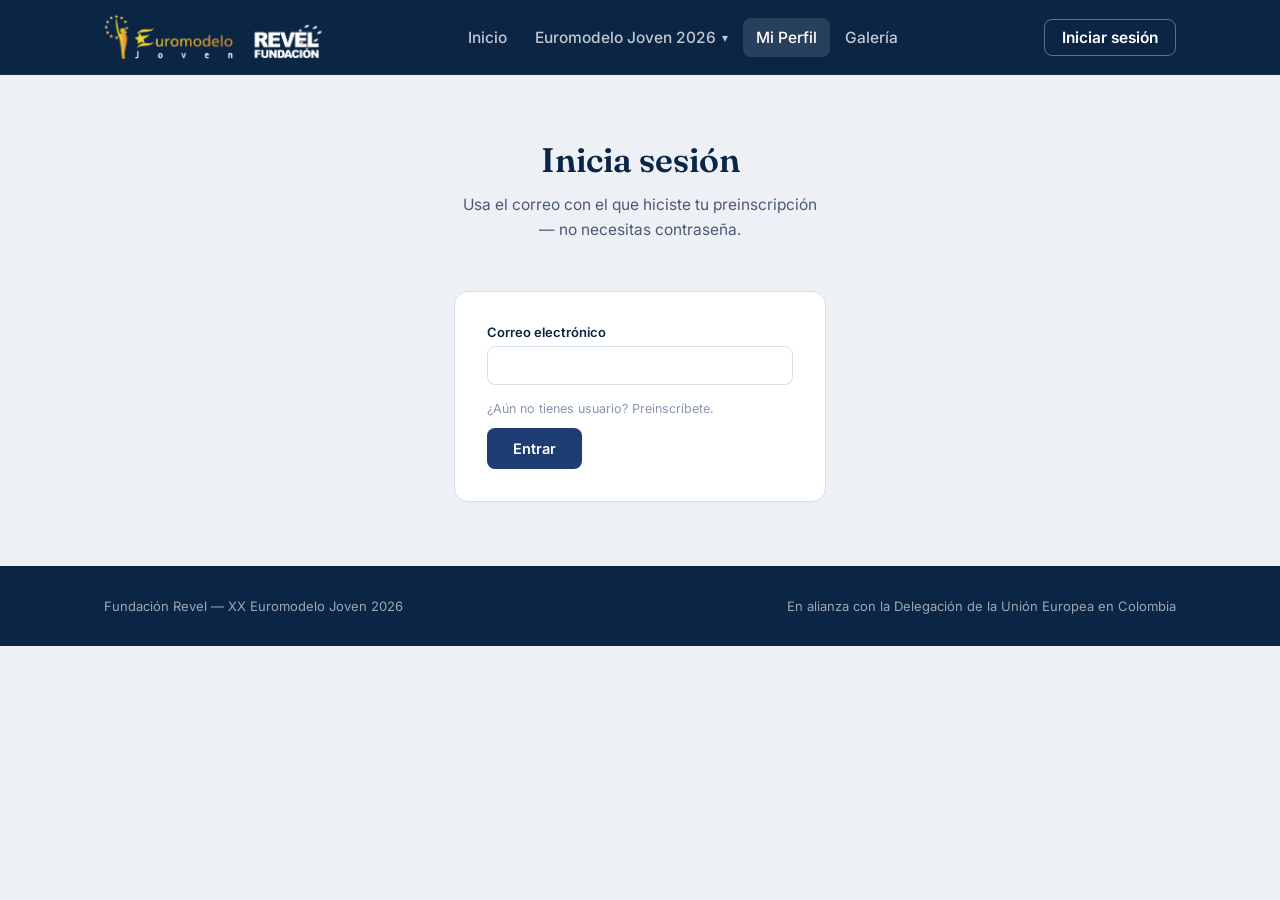
<file: perfil.html>
<!DOCTYPE html>
<html lang="es">
<head>
<meta charset="UTF-8">
<meta name="viewport" content="width=device-width, initial-scale=1.0">
<title>Mi perfil — XX Euromodelo Joven 2026</title>
<link rel="preconnect" href="https://fonts.googleapis.com">
<link href="https://fonts.googleapis.com/css2?family=Fraunces:opsz,wght@9..144,400;9..144,500;9..144,600;9..144,700&family=Inter:wght@400;500;600;700&family=IBM+Plex+Mono:wght@500&display=swap" rel="stylesheet">
<link rel="stylesheet" href="assets/styles.css">
</head>
<body>
<header class="site">
  <div class="nav-row">
    <a href="index.html" class="brand"><img src="assets/logo.png" class="brand-logo" alt="Euromodelo Joven - Fundación Revel"></a>
    <nav class="links" id="navLinks">
      <a href="index.html">Inicio</a>
      <div class="nav-dropdown">
        <button type="button" class="nav-dropdown-toggle" id="navDropdownToggle">Euromodelo Joven 2026 <span class="caret">&#9662;</span></button>
        <div class="nav-dropdown-menu" id="navDropdownMenu">
          <a href="campus.html">Campus Euromodelo - Capacitaciones</a>
          <a href="roles.html">Roles</a>
          <a href="comisiones.html">Comisiones</a>
          <a href="partidos.html">Partidos Políticos</a>
        </div>
      </div>
      <a href="perfil.html" class="active">Mi Perfil</a>
      <!-- Oculto temporalmente: no se usa en la edición 2026. Restaurar el próximo año. -->
      <!-- <a href="mentes.html">Grandes Mentes</a> -->
      <a href="galeria.html">Galería</a>
    </nav>
    <div class="auth-area" id="authArea">
      <button class="btn-ghost-sm" id="loginBtn">Iniciar sesión</button>
      <div class="login-panel" id="loginPanel">
        <h4>Iniciar sesión</h4>
        <p class="login-note">Usa el correo con el que hiciste tu preinscripción — no necesitas contraseña.</p>
        <form id="loginForm">
          <input type="email" name="username" placeholder="Correo electrónico" required>
          <button type="submit">Entrar</button>
        </form>
        <p id="loginError" style="display:none; color:#C0392B; font-size:12px; margin-top:8px;">No encontramos ese correo. Verifica que esté bien escrito.</p>
        <div class="login-links">
          <a href="preinscripcion.html">Preinscribirme</a>
          <a href="perfil.html">Mi perfil</a>
        </div>
      </div>
    </div>
    <button class="menu-toggle" id="menuToggle" aria-label="Abrir menú">&#9776;</button>
  </div>
</header>

<div id="perfilLoggedOut" style="display:none;">
  <div class="section-inner">
    <div class="container" style="max-width:420px;">
      <div class="section-head" style="text-align:center;">
        <h2>Inicia sesión</h2>
        <p>Usa el correo con el que hiciste tu preinscripción — no necesitas contraseña.</p>
      </div>
      <form class="form-card" id="loginFormPerfil">
        <div class="field full"><label>Correo electrónico</label><input required type="email" name="username"></div>
        <p id="loginErrorPerfil" style="display:none; color:#C0392B; font-size:13px; margin:0 0 var(--space-2);">No encontramos ese correo. Verifica que esté bien escrito.</p>
        <div class="form-submit-row">
          <span class="form-note">¿Aún no tienes usuario? <a href="preinscripcion.html">Preinscríbete</a>.</span>
          <button class="btn-primary" type="submit">Entrar</button>
        </div>
      </form>
    </div>
  </div>
</div>

<div id="perfilLoggedIn" style="display:none;">
  <div class="section-inner" style="padding-bottom:0;">
    <div class="container" style="max-width:1040px;">
      <div id="pfProfesorView" style="display:none;">
        <div class="section-head">
          <p style="font-size:13px; font-weight:700; color:var(--blue-revel); margin:0 0 4px;">Hola, <span id="pfProfesorNombre"></span></p>
          <h2 style="font-size:20px;">Estudiantes de <span id="pfProfesorColegio"></span></h2>
          <p style="font-size:13px;">Listado de estudiantes inscritos de tu colegio, con su rol, comisión y bancada (asignados por el staff, o su preferencia mientras la asignación final no esté lista).</p>
        </div>
        <p id="pfNoStudents" style="display:none; font-size:13.5px; color:var(--blue-slate);">Aún no hay estudiantes inscritos de tu colegio.</p>
        <div class="sim-table-wrap" id="pfStudentsTableWrap" style="display:none;">
          <table class="sim-table">
            <thead><tr><th>Nombre</th><th>Rol</th><th>Comisión</th><th>Bancada</th></tr></thead>
            <tbody id="pfStudentsTableBody"></tbody>
          </table>
        </div>
      </div>

      <div id="pfStudentTabs" style="display:none;">
        <div class="admin-tabs" id="pfTabs" style="margin-bottom:var(--space-4);">
          <button type="button" class="admin-tab-btn active" data-pf-tab="info">Mi información</button>
          <button type="button" class="admin-tab-btn" data-pf-tab="postulacion">Postular a Mesa Directiva</button>
          <button type="button" class="admin-tab-btn" data-pf-tab="votacion">Candidatos a Mesa Directiva</button>
          <button type="button" class="admin-tab-btn" id="pfTabPropuestaBtn" data-pf-tab="propuesta" style="display:none;">Subir propuesta</button>
          <button type="button" class="admin-tab-btn" data-pf-tab="propuestas">Propuestas</button>
          <button type="button" class="admin-tab-btn" id="pfTabMesaBtn" data-pf-tab="mesa" style="display:none;">Mesa Directiva</button>
        </div>

      <div class="admin-tab-panel" id="pftab-info">
      <div class="profile-badge-wrap">
        <div class="profile-badge-card">
          <div class="profile-badge-ribbon"></div>
          <div class="profile-badge-body">
            <div class="profile-badge-avatar" id="pfHeroAvatar"></div>
            <p class="profile-badge-name" id="pfNombre"></p>
            <p class="profile-badge-meta" id="pfMeta"></p>
            <div class="profile-badge-role" id="pfHeroRol"></div>
            <p class="profile-badge-cargo" id="pfHeroCargo" style="display:none;"></p>
            <div class="profile-badge-divider"></div>
            <div class="profile-badge-fields">
              <div class="profile-badge-field"><div class="k">Usuario</div><div class="v" id="pfHeroUsuario"></div></div>
              <div class="profile-badge-field"><div class="k">Bancada</div><div class="v" id="pfHeroBancada"></div></div>
              <div class="profile-badge-field full"><div class="k">Comisión</div><div class="v" id="pfHeroComision"></div></div>
            </div>
          </div>
        </div>
      </div>
      <div id="pfNoInscripcion" style="display:none;">
        <form class="form-card" id="insForm">
          <div class="section-head" style="margin-bottom:var(--space-2);">
            <h3 style="font-size:16px; color:var(--navy-deep); font-family:'Fraunces',serif;">Completa tu inscripción</h3>
            <p style="font-size:13px;">Elige tus opciones de rol, tus tres opciones de comisión y tu bancada de preferencia.</p>
          </div>

          <div class="section-head" style="margin-bottom:var(--space-2);">
            <h3 style="font-size:15px; color:var(--navy-deep); font-family:'Fraunces',serif;">Brújula Legislativa</h3>
            <p style="font-size:13px;">Antes de continuar, completa este test rápido de 5 preguntas. Es obligatorio para enviar tu inscripción.</p>
          </div>
          <div class="field full" style="margin-bottom:var(--space-3);">
            <button type="button" class="btn-solid" id="openInsQuizBtn" style="background:var(--navy-deep); color:var(--white);">&#129517; Hacer la Brújula Legislativa</button>
            <p id="brujulaResultText" style="font-size:13px; color:var(--teal); font-weight:600; margin-top:10px; display:none;">&#10003; Tu resultado: <span id="brujulaResultValue"></span> · <a href="#" id="retakeInsQuizLink">Volver a hacer el test</a></p>
            <input type="hidden" name="resultadoBrujula" id="resultadoBrujula" required>
          </div>

          <div class="section-head" style="margin-bottom:var(--space-2);">
            <h3 style="font-size:15px; color:var(--navy-deep); font-family:'Fraunces',serif;">Tus opciones de rol</h3>
            <p style="font-size:13px;">Elige tu primera y segunda opción de rol (deben ser diferentes). Como solo existen tres roles, el que no elijas queda automáticamente como tu tercera opción.</p>
          </div>
          <div class="form-grid">
            <div class="field"><label>Opción 1 de rol</label><select name="rol1" id="rol1" class="rol-select"><option value="">Selecciona una opción</option><option>Comisario</option>
<option>Europarlamentario</option>
<option>Primer Ministro</option></select></div>
            <div class="field"><label>Opción 2 de rol</label><select name="rol2" id="rol2" class="rol-select"><option value="">Selecciona una opción</option><option>Comisario</option>
<option>Europarlamentario</option>
<option>Primer Ministro</option></select></div>
          </div>
          <p class="field-warning" id="rolWarning">Esa opción de rol ya fue seleccionada — se descartó automáticamente. Elige una diferente.</p>

          <div class="section-head" style="margin:var(--space-3) 0 var(--space-2);">
            <h3 style="font-size:15px; color:var(--navy-deep); font-family:'Fraunces',serif;">Brújula de Comisión</h3>
            <p style="font-size:13px;">Completa este test de 8 preguntas antes de elegir tus opciones de comisión. Es obligatorio para enviar tu inscripción.</p>
          </div>
          <div class="field full" style="margin-bottom:var(--space-3);">
            <button type="button" class="btn-solid" id="openComisionInsQuizBtn" style="background:var(--navy-deep); color:var(--white);">&#129517; Hacer la Brújula de Comisión</button>
            <p id="comisionBrujulaResultText" style="font-size:13px; color:var(--teal); font-weight:600; margin-top:10px; display:none;">&#10003; Tu resultado: <span id="comisionBrujulaResultValue"></span> · <a href="#" id="retakeComisionInsQuizLink">Volver a hacer el test</a></p>
            <input type="hidden" name="resultadoBrujulaComision" id="resultadoBrujulaComision" required>
          </div>

          <div class="section-head" style="margin:var(--space-3) 0 var(--space-2);">
            <h3 style="font-size:15px; color:var(--navy-deep); font-family:'Fraunces',serif;">Tus tres opciones de comisión</h3>
            <p style="font-size:13px;">Igual que con los roles: elige comisiones diferentes en cada opción.</p>
          </div>
          <div class="form-grid">
            <div class="field"><label>Opción 1 de comisión</label><select name="comision1" id="comision1" class="comision-select"><option value="">Selecciona una opción</option><option>Asuntos Constitucionales, Libertades Civiles, Justicia e Igualdad de Género</option>
<option>Asuntos Exteriores, Derechos Humanos, Seguridad y Defensa</option>
<option>Asuntos Presupuestarios, Económicos y Monetarios</option>
<option>Cultura, Educación y Desarrollo Regional</option>
<option>Empleo, Asuntos Sociales y Comercio Internacional</option>
<option>Industria, Investigación y Energía</option>
<option>Medio Ambiente, Agricultura, Desarrollo Rural y Salud Pública</option></select></div>
            <div class="field"><label>Opción 2 de comisión</label><select name="comision2" id="comision2" class="comision-select"><option value="">Selecciona una opción</option><option>Asuntos Constitucionales, Libertades Civiles, Justicia e Igualdad de Género</option>
<option>Asuntos Exteriores, Derechos Humanos, Seguridad y Defensa</option>
<option>Asuntos Presupuestarios, Económicos y Monetarios</option>
<option>Cultura, Educación y Desarrollo Regional</option>
<option>Empleo, Asuntos Sociales y Comercio Internacional</option>
<option>Industria, Investigación y Energía</option>
<option>Medio Ambiente, Agricultura, Desarrollo Rural y Salud Pública</option></select></div>
            <div class="field full"><label>Opción 3 de comisión</label><select name="comision3" id="comision3" class="comision-select"><option value="">Selecciona una opción</option><option>Asuntos Constitucionales, Libertades Civiles, Justicia e Igualdad de Género</option>
<option>Asuntos Exteriores, Derechos Humanos, Seguridad y Defensa</option>
<option>Asuntos Presupuestarios, Económicos y Monetarios</option>
<option>Cultura, Educación y Desarrollo Regional</option>
<option>Empleo, Asuntos Sociales y Comercio Internacional</option>
<option>Industria, Investigación y Energía</option>
<option>Medio Ambiente, Agricultura, Desarrollo Rural y Salud Pública</option></select></div>
          </div>
          <p class="field-warning" id="comisionWarning">Esa comisión ya fue seleccionada — se descartó automáticamente. Elige una diferente.</p>

          <div class="section-head" style="margin:var(--space-3) 0 var(--space-2);">
            <h3 style="font-size:15px; color:var(--navy-deep); font-family:'Fraunces',serif;">Brújula de Partido Político</h3>
            <p style="font-size:13px;">Completa este test de 10 preguntas antes de elegir tu bancada. Es obligatorio para enviar tu inscripción.</p>
          </div>
          <div class="field full" style="margin-bottom:var(--space-3);">
            <button type="button" class="btn-solid" id="openPartidoInsQuizBtn" style="background:var(--navy-deep); color:var(--white);">&#129517; Hacer la Brújula de Partido Político</button>
            <p id="partidoBrujulaResultText" style="font-size:13px; color:var(--teal); font-weight:600; margin-top:10px; display:none;">&#10003; Tu resultado: <span id="partidoBrujulaResultValue"></span> · <a href="#" id="retakePartidoInsQuizLink">Volver a hacer el test</a></p>
            <input type="hidden" name="resultadoBrujulaPartido" id="resultadoBrujulaPartido" required>
          </div>

          <div class="section-head" style="margin:var(--space-3) 0 var(--space-2);">
            <h3 style="font-size:15px; color:var(--navy-deep); font-family:'Fraunces',serif;">Partido político</h3>
            <p style="font-size:13px;">Selección única.</p>
          </div>
          <div class="field full">
            <label>Bancada de preferencia</label>
            <div class="party-grid" id="partyGrid"></div>
            <input type="hidden" name="partido" id="partido" required>
          </div>

          <div class="form-submit-row">
            <span class="form-note" style="font-size:13.5px; font-weight:700; color:var(--navy-deep); max-width:none; white-space:nowrap;">La asignación final de rol, comisión y bancada será confirmada por el staff del Euromodelo Joven.</span>
            <button class="btn-primary" type="submit">Enviar inscripción</button>
          </div>
        </form>
      </div>

      </div>

      <div class="admin-tab-panel" id="pftab-votacion" style="display:none;">
      <div id="pfVotacion" style="display:none;">
        <div class="section-head">
          <h2 style="font-size:20px;">Candidatos a mesas directivas</h2>
          <p style="font-size:12.5px; color:var(--blue-slate);">La votación se hace de forma presencial. Aquí puedes ver quiénes se postularon y fueron aprobados como candidatos.</p>
        </div>

        <div class="admin-tabs" id="pfVotacionSubTabs" style="margin-bottom:var(--space-3);">
          <button type="button" class="admin-tab-btn active" data-pf-subtab="parlamento">Mesa Directiva del Parlamento Europeo</button>
          <button type="button" class="admin-tab-btn" id="pfVotacionComisionTabBtn" data-pf-subtab="comision" style="display:none;">Mesa de tu Comisión</button>
        </div>

        <div class="pf-subtab-panel" id="pfsubtab-parlamento">
          <div class="form-card">
            <p class="subsection-title" style="margin-bottom:4px;">Sede: <span id="pfVotacionCiudad"></span></p>
            <div id="pfVotacionParlamento"></div>
          </div>
        </div>

        <div class="pf-subtab-panel" id="pfsubtab-comision" style="display:none;">
          <div class="form-card" id="pfVotacionComisionCard" style="display:none;">
            <p class="subsection-title" style="margin-bottom:4px;">Comisión: <span id="pfVotacionComisionNombre"></span></p>
            <div id="pfVotacionComision"></div>
          </div>
        </div>
      </div>
      </div>

      <div class="admin-tab-panel" id="pftab-postulacion" style="display:none;">
        <div id="pfPostulacionForm" class="form-card">
          <div class="section-head" style="margin-bottom:var(--space-2);">
            <h3 style="font-size:16px; color:var(--navy-deep); font-family:'Fraunces',serif;">Postúlate a una mesa directiva</h3>
            <p style="font-size:13px;">Las mesas directivas conducen las sesiones por comisiones y la sesión plenaria. Cualquier rol puede postularse — Comisario, Europarlamentario o Primer Ministro. Se evalúan el dominio del procedimiento legislativo, la asertividad comunicativa y la capacidad de resolución de conflictos. Puedes postularte a la mesa de tu comisión y a la del Parlamento Europeo, pero no dos veces a la misma.</p>
          </div>
          <p id="pfPostParcialInfo" style="display:none; font-size:13px; font-weight:600; color:var(--teal); margin:0 0 var(--space-2);"></p>
          <div class="form-grid">
            <div class="field full">
              <label>¿A qué te postulas?</label>
              <select required id="pfPostTipo">
                <option value="">Selecciona una opción</option>
                <option value="Parlamento">Presidencia del Parlamento Europeo (Plenaria)</option>
                <option value="Comision">Mesa directiva de tu comisión</option>
                <option value="Ambos">Ambas</option>
              </select>
            </div>
            <div class="field full">
              <label>Dominio del Procedimiento Legislativo Ordinario</label>
              <select required id="pfPostDominio">
                <option value="">Selecciona un nivel</option>
                <option>Básico</option><option>Intermedio</option><option>Avanzado</option>
              </select>
            </div>
            <div class="field full">
              <label>Experiencia relevante <span class="hint">(ediciones anteriores, debate, oratoria, liderazgo estudiantil — máximo 80 palabras)</span></label>
              <textarea id="pfPostExperiencia" required></textarea>
              <p class="word-counter" id="pfPostExperienciaCount">0/80 palabras</p>
            </div>
            <div class="field full">
              <label>¿Por qué quieres integrar una mesa directiva? <span class="hint">(máximo 80 palabras)</span></label>
              <textarea id="pfPostMotivacion" required></textarea>
              <p class="word-counter" id="pfPostMotivacionCount">0/80 palabras</p>
            </div>
          </div>

          <div class="field full">
            <label>Foto de perfil <span class="hint">(se muestra grande en el área de votación, para que sepan a quién están votando)</span></label>
            <input required type="file" id="pfPostFoto" accept="image/*">
          </div>
          <p style="font-size:12px; color:#8695AC; margin:-4px 0 var(--space-2);">Usa una foto tuya reciente, de buena calidad y de frente — no un logo ni una foto de grupo. Máximo 4MB.</p>

          <div class="field full" id="pfPostVideoParlamentoWrap" style="display:none;">
            <label>Enlace a tu video de presentación para el Parlamento Europeo (YouTube o Drive)</label>
            <input type="url" id="pfPostVideoUrlParlamento" placeholder="https://youtube.com/watch?v=... o https://drive.google.com/...">
          </div>
          <div class="field full" id="pfPostVideoComisionWrap" style="display:none;">
            <label>Enlace a tu video de presentación para tu comisión (YouTube o Drive)</label>
            <input type="url" id="pfPostVideoUrlComision" placeholder="https://youtube.com/watch?v=... o https://drive.google.com/...">
          </div>
          <div style="background:var(--blue-pale); border-radius:10px; padding:14px 16px; margin-bottom:var(--space-2);">
            <p style="margin:0 0 8px; font-size:13px; font-weight:700; color:var(--navy-deep);">&#127909; Instrucciones para tu video de presentación</p>
            <ul style="margin:0; padding-left:18px; font-size:12.5px; color:#4A5A73; line-height:1.7;">
              <li><b>Formato vertical</b> (9:16), como una historia o un reel.</li>
              <li><b>Duración máxima: 2 minutos.</b></li>
              <li>Sube el video a YouTube (puede ser "no listado") o Google Drive (con acceso "cualquiera con el enlace") y pega aquí el enlace.</li>
              <li>Tu video debe decir: tu <b>nombre completo</b>, tu <b>ciudad e institución</b>, <b>por qué quieres ser parte de la mesa directiva</b>, y <b>una fortaleza tuya como líder</b>.</li>
              <li>Si te postulas a <b>ambas</b> mesas, graba <b>un video distinto para cada una</b>.</li>
            </ul>
          </div>

          <p style="font-size:13px; color:var(--navy-deep); font-weight:600; margin:0 0 var(--space-2);">Al postularte, confirmas tu disponibilidad para asistir a la capacitación previa obligatoria de mesas directivas.</p>
          <p id="pfPostError" style="display:none; color:#C0392B; font-size:13px; margin:8px 0 0;"></p>
          <div class="form-submit-row">
            <span class="form-note">Las postulaciones son evaluadas por el staff del Euromodelo Joven antes de convertirte en candidato/a de la votación.</span>
            <button class="btn-primary" type="button" id="pfPostSubmitBtn">Enviar postulación</button>
          </div>
        </div>
        <div class="success-panel" id="pfPostSuccess">
          <div class="mark">&#10003;</div>
          <h3>Postulación enviada</h3>
          <p>Recibirás la confirmación de tu rol en la mesa directiva por parte del staff del Euromodelo Joven.</p>
        </div>
        <div class="success-panel" id="pfPostAmbasCubiertas">
          <div class="mark">&#10003;</div>
          <h3>Ya te postulaste a las dos mesas directivas</h3>
          <p>Postulaste tanto a la Presidencia del Parlamento Europeo como a la mesa directiva de tu comisión. Recibirás la confirmación de tu rol por parte del staff del Euromodelo Joven.</p>
        </div>
      </div>

      <div class="admin-tab-panel" id="pftab-propuesta" style="display:none;">
      <div id="pfPropuestaComisario" class="form-card" style="display:none;">
        <div class="section-head" style="margin-bottom:var(--space-2);">
          <h3 style="font-size:16px; color:var(--navy-deep); font-family:'Fraunces',serif;">Tu propuesta legislativa</h3>
          <p style="font-size:13px;">Sube tu propuesta en PDF (máximo 8MB). Al subir un nuevo archivo, reemplaza al anterior y vuelve a quedar pendiente de revisión.</p>
        </div>
        <p id="pfPropuestaEstado" style="font-size:13px; font-weight:600; display:none; margin-bottom:8px;"></p>
        <p id="pfPropuestaLink" style="font-size:13px; display:none; margin-bottom:8px;"><a href="#" id="pfPropuestaLinkA" target="_blank">Ver PDF actual &rarr;</a></p>
        <p id="pfPropuestaComentario" style="font-size:13px; color:var(--blue-slate); display:none; margin-bottom:12px;"></p>
        <div class="field full">
          <input type="file" id="pfPropuestaFileInput" accept="application/pdf">
        </div>
        <p id="pfPropuestaError" style="display:none; color:#C0392B; font-size:13px; margin:8px 0 0;"></p>
        <div class="form-submit-row">
          <button class="btn-primary" type="button" id="pfPropuestaUploadBtn">Subir propuesta</button>
        </div>
      </div>
      </div>

      <div class="admin-tab-panel" id="pftab-propuestas" style="display:none;">
      <div id="pfComisionPropuestas" style="display:none;">
        <div class="section-head">
          <h2 style="font-size:20px;">Propuestas de tu comisión</h2>
        </div>
        <p id="pfComisionPropuestasEmpty" style="display:none; font-size:13.5px; color:var(--blue-slate);">Aún no hay propuestas en tu comisión.</p>
        <ul class="role-bullets" id="pfComisionPropuestasList" style="--accent:var(--teal);"></ul>
      </div>

      <div id="pfPropuestasPlenaria" style="margin-top:var(--space-4);">
        <div class="section-head">
          <h2 style="font-size:20px;">Propuestas que pasaron a Plenaria</h2>
          <p style="font-size:13px;">Visibles para todos los participantes, sin importar su comisión.</p>
        </div>
        <p id="pfPropuestasPlenariaEmpty" style="display:none; font-size:13.5px; color:var(--blue-slate);">Aún no hay propuestas que hayan pasado a la sesión Plenaria.</p>
        <div class="grid-cards" id="pfPropuestasPlenariaList"></div>
      </div>
      </div>

      <div class="admin-tab-panel" id="pftab-mesa" style="display:none;">
        <div class="section-head">
          <h2 style="font-size:20px;">Mesa Directiva</h2>
          <p id="pfMesaCargoLabel" style="font-size:13px;"></p>
        </div>

        <div id="pfMesaComisionSection" style="display:none; margin-bottom:var(--space-4);">
          <h3 class="subsection-title" style="margin-bottom:12px;">Propuestas de tu comisión</h3>
          <div id="pfMesaComisionList"></div>
        </div>

        <div id="pfMesaPlenariaSection" style="display:none;">
          <h3 class="subsection-title" style="margin-bottom:12px;">Propuestas en Plenaria</h3>
          <div id="pfMesaPlenariaList"></div>
        </div>

        <p id="pfMesaEmpty" style="display:none; font-size:13.5px; color:var(--blue-slate);">Aún no hay propuestas para revisar.</p>
      </div>

      </div>

      <div style="text-align:center; margin-top:var(--space-4);">
        <button class="btn-ghost" id="pfLogoutBtn" style="border-color:var(--blue-slate); color:var(--blue-revel);">Cerrar sesión</button>
      </div>
    </div>
  </div>
</div>
<div class="modal-overlay" id="quizModal">
  <div class="modal-card">
    <button class="modal-close" aria-label="Cerrar">&#10005;</button>
    <div class="quiz-body"></div>
  </div>
</div>
<div class="modal-overlay" id="conteoVotosModal">
  <div class="modal-card">
    <button class="modal-close" aria-label="Cerrar">&#10005;</button>
    <h3 id="conteoVotosTitulo">Conteo de votos</h3>
    <p class="modal-intro" id="conteoVotosIntro"></p>
    <div id="conteoVotosTallies" style="display:flex; gap:10px; flex-wrap:wrap; margin-bottom:16px;"></div>
    <div id="conteoVotosLista" style="max-height:340px; overflow-y:auto; display:flex; flex-direction:column; gap:8px;"></div>
    <p id="conteoResultadoMensaje" style="display:none; margin:14px 0 0; font-size:14px; font-weight:700; text-align:center; border-radius:10px; padding:12px;"></p>
    <div class="form-submit-row" style="justify-content:flex-end; margin-top:14px;">
      <button class="btn-primary" id="conteoFinalizarBtn" type="button">Finalizar votación</button>
    </div>
  </div>
</div>
<footer>
  <div class="container">
    <span>Fundación Revel — XX Euromodelo Joven 2026</span>
    <span>En alianza con la Delegación de la Unión Europea en Colombia</span>
  </div>
</footer>
<script src="assets/main.js"></script>
<script>
  initLoginPanel();
  const detailModal = createModalController('detailModal');
</script>
<script>
  // Coloca los archivos de logo (SVG/PNG/WEBP) en assets/partidos/ con estos nombres exactos.
  const PARTIDOS = [
    {code:'PPE', title:'PPE — Partido Popular Europeo', color:'#2D5FA8', logo:'assets/partidos/ppe.webp',
      desc:'Democracia cristiana y conservadurismo moderado. Primera mayoría del Parlamento; busca una Europa unida, competitiva y fiel a los valores democráticos.'},
    {code:'Patriots', title:'Patriots — Patriotas por Europa', color:'#142850', logo:'assets/partidos/patriots.svg',
      desc:'Nacionalismo y euroescepticismo. Defiende la soberanía de los Estados miembros y el control de fronteras, y cuestiona la integración europea.'},
    {code:'ECR', title:'ECR Group — Grupo de los Conservadores y Reformistas Europeos', color:'#4E8CC7', logo:'assets/partidos/ecr.png',
      desc:'Conservadurismo y reformismo institucional. Promueve la responsabilidad fiscal, la economía de mercado y una Unión Europea menos centralizada.'},
    {code:'Renew', title:'Renew Europe — Renovar Europa', color:'#F2B705', logo:'assets/partidos/renew.webp',
      desc:'Liberalismo político y económico. Defiende las libertades individuales, la innovación y la cooperación europea frente a los extremismos.'},
    {code:'Greens/EFA', title:'The Greens/EFA — Los Verdes/Alianza Libre Europea', color:'#3E9142', logo:'assets/partidos/greens_efa.webp',
      desc:'Ecologismo y regionalismo. Prioriza la lucha contra el cambio climático, los derechos humanos y la defensa de las minorías.'},
    {code:'S&D', title:'S&D — Alianza Progresista Socialista Demócrata', color:'#E33241', logo:'assets/partidos/sd.png',
      desc:'Socialdemocracia y justicia social. Defiende la igualdad de oportunidades, los derechos laborales y una Europa más solidaria y sostenible.'},
    {code:'The Left', title:'The Left — Izquierda Unitaria Europea/Verde Nórdica', color:'#8C1D2B', logo:'assets/partidos/the_left.png',
      desc:'Socialismo democrático y ecosocialismo. Busca reducir la desigualdad, proteger los derechos laborales y fortalecer los servicios públicos.'},
  ];

  const ROLES = ['Comisario', 'Europarlamentario', 'Primer Ministro'];

  /* ---- Brújula Legislativa (test de rol) ---- */
  const rolesInfo = {
    CO: {code:'CO', title:'Comisario', color:'#C9A227', desc:'Es el rol base del Euromodelo Joven. Su función es crear una propuesta legislativa que será debatida en comisión y, en caso de ser seleccionada, en plenaria. El comisario deberá exponer su propuesta y responder las preguntas que se le formulen. Representa a una bancada política dentro de la Comisión Europea.'},
    EP: {code:'EP', title:'Europarlamentario', color:'#1E3D73', desc:'Es el rol más numeroso dentro del Euromodelo Joven. Su participación es la más relevante de cara al desarrollo del debate: formulan preguntas para discutir la propuesta y crean las enmiendas que serán votadas, además de votar las propuestas legislativas de los comisarios. Representan los ideales de un partido político del Parlamento Europeo.'},
    PM: {code:'PM', title:'Primer Ministro', color:'#3E6E9E', desc:'Es el segundo rol participante en el debate. Sus intervenciones aportan al desarrollo del debate, formulan preguntas para discutir las propuestas y su función especial es votar las enmiendas propuestas por los europarlamentarios y las propuestas legislativas de los comisarios. Representan los intereses de un Estado miembro de la Unión Europea.'},
  };
  const quizQuestions = [
    { q:'El proyecto grupal va atrasado y el profesor pide una actualización mañana. Esa noche tú...', options:[
      {label:'Te quedas armando una versión completa para presentar mañana, aunque el grupo no la haya visto', value:'CO'},
      {label:'Repasas todo lo que ya se hizo buscando huecos antes de mostrar nada', value:'EP'},
      {label:'Escribes a cada compañero para saber en qué va cada uno antes de armar algo', value:'PM'},
    ]},
    { q:'Piensa en el mejor compañero de equipo que has tenido. ¿Cuál de estas frases lo describe mejor?', options:[
      {label:'Era quien se daba cuenta de los errores que nadie más veía', value:'EP'},
      {label:'Lograba que todos en el grupo se sintieran escuchados', value:'PM'},
      {label:'Siempre era el primero en proponer algo y hacer que las cosas se movieran', value:'CO'},
    ]},
    { q:'Al terminar un proyecto en equipo, lo que más te llenaría de orgullo sería...', options:[
      {label:'Que nadie del equipo haya quedado por fuera de las decisiones', value:'PM'},
      {label:'Que el equipo haya logrado algo que nadie más se atrevía a intentar', value:'CO'},
      {label:'Que no se les haya escapado ningún detalle importante', value:'EP'},
    ]},
    { q:'Si tu forma de trabajar en equipo fuera una herramienta, ¿cuál sería?', options:[
      {label:'Un martillo: va directo al problema y lo resuelve', value:'CO'},
      {label:'Una llave inglesa: se ajusta a lo que el grupo necesite en el momento', value:'PM'},
      {label:'Una lupa: revisa cada detalle antes de dar algo por hecho', value:'EP'},
    ]},
    { q:'En un juego de mesa notas que alguien está haciendo trampa, aunque nadie más lo ha notado. Tú...', options:[
      {label:'Observas un par de jugadas más para confirmarlo antes de decir algo', value:'EP'},
      {label:'Lo confrontas ahí mismo, delante de todos', value:'CO'},
      {label:'Se lo dices aparte, en privado, para no generar un conflicto frente a todos', value:'PM'},
    ]},
    { q:'¿Qué preferirías que dijeran de ti tus compañeros de equipo dentro de 5 años?', options:[
      {label:'Fue quien mantuvo unido al grupo en los momentos difíciles', value:'PM'},
      {label:'Fue quien evitó que cometiéramos errores grandes', value:'EP'},
      {label:'Fue quien más se atrevió a proponer cosas nuevas', value:'CO'},
    ]},
    { q:'Terminas de leer una noticia polémica. Lo primero que piensas es...', options:[
      {label:'Qué harías tú si estuvieras a cargo de resolverla', value:'CO'},
      {label:'Si esa información realmente viene de una fuente confiable', value:'EP'},
      {label:'En cómo afecta a las distintas personas involucradas', value:'PM'},
    ]},
  ];
  const quizModal = createModalController('quizModal');
  function tallyQuizWinner(answers) {
    const tally = {CO: 0, EP: 0, PM: 0};
    answers.forEach(a => tally[a]++);
    return pickQuizWinner(tally);
  }

  /* ---- Brújula de Comisión (test de afinidad) ---- */
  const comisionesInfo = {
    CLJ: { code:'CLJ', title:'Asuntos Constitucionales, Libertades Civiles, Justicia e Igualdad de Género', color:'#6B2D8C',
      desc:'Vela por el funcionamiento institucional de la UE, los derechos y libertades fundamentales, la cooperación judicial y la igualdad de género.' },
    EXT: { code:'EXT', title:'Asuntos Exteriores, Derechos Humanos, Seguridad y Defensa', color:'#1E3D73',
      desc:'Se encarga de la política exterior de la UE, la diplomacia, la seguridad internacional y la defensa.' },
    ECO: { code:'ECO', title:'Asuntos Presupuestarios, Económicos y Monetarios', color:'#C9A227',
      desc:'Discute el presupuesto europeo, la política económica y monetaria, y la estabilidad financiera.' },
    CED: { code:'CED', title:'Cultura, Educación y Desarrollo Regional', color:'#2E7D6B',
      desc:'Trabaja la movilidad estudiantil, la formación, la cultura y la reducción de las disparidades entre regiones.' },
    EAS: { code:'EAS', title:'Empleo, Asuntos Sociales y Comercio Internacional', color:'#E07B39',
      desc:'Vela por los derechos laborales, la protección social y el comercio justo entre la UE y el resto del mundo.' },
    IIE: { code:'IIE', title:'Industria, Investigación y Energía', color:'#4E8CC7',
      desc:'Impulsa la innovación industrial, la investigación científica y la transición energética de Europa.' },
    MAS: { code:'MAS', title:'Medio Ambiente, Agricultura, Desarrollo Rural y Salud Pública', color:'#3E9142',
      desc:'Protege el medio ambiente, promueve la agricultura sostenible y vela por la salud pública y el desarrollo de las zonas rurales.' },
  };
  const comisionQuizQuestions = [
    { q:'Si tuvieras que resolver un problema del mundo real esta misma semana, ¿cuál elegirías?', options:[
      {label:'Mediar en un conflicto entre dos países que no se hablan hace años', value:'EXT'},
      {label:'Diseñar una solución tecnológica que nadie ha probado antes, aunque pueda fallar', value:'IIE'},
      {label:'Evitar que un país entre en default y no pueda pagar su deuda', value:'ECO'},
      {label:'Frenar una crisis que está matando cultivos y animales al mismo tiempo', value:'MAS'},
      {label:'Reabrir una fábrica que dejó a cientos de familias sin ingresos', value:'EAS'},
    ]},
    { q:'¿Cuál de estas historias te generaría más indignación al leerla?', options:[
      {label:'Cerraron la única biblioteca pública de un pueblo por falta de presupuesto', value:'CED'},
      {label:'Una fábrica contaminó un río entero y nadie respondió por eso', value:'MAS'},
      {label:'Un país se quedó sin electricidad tres días por no invertir en su red energética', value:'IIE'},
      {label:'A una persona la despidieron solo por su género, y nadie hizo nada', value:'CLJ'},
      {label:'Un banco quebró y miles de ahorros desaparecieron de la noche a la mañana', value:'ECO'},
    ]},
    { q:'¿A cuál de estas personas admirarías más si conocieras su historia completa?', options:[
      {label:'Una científica que descubrió cómo revertir el daño de una sequía', value:'MAS'},
      {label:'Una maestra que transformó la educación de todo un pueblo', value:'CED'},
      {label:'Una abogada que ganó un caso histórico contra la discriminación laboral', value:'CLJ'},
      {label:'Un diplomático que evitó una guerra con una negociación de último minuto', value:'EXT'},
      {label:'Un líder sindical que logró mejores condiciones para miles de trabajadores', value:'EAS'},
    ]},
    { q:'Un amigo te cuenta un problema personal. ¿Cuál de estos te dejaría pensando más tiempo después de la conversación?', options:[
      {label:'Le negaron un trabajo por ser mujer', value:'CLJ'},
      {label:'Lo despidieron sin ninguna explicación ni indemnización', value:'EAS'},
      {label:'Su familia tuvo que huir de su país por la guerra', value:'EXT'},
      {label:'Perdió sus ahorros por una mala decisión del banco', value:'ECO'},
      {label:'No pudo estudiar lo que quería porque no había internet en su pueblo', value:'IIE'},
    ]},
    { q:'Tienes que dar un discurso improvisado de 2 minutos ahora mismo. ¿Sobre cuál de estos temas te sentirías más seguro/a?', options:[
      {label:'Por qué la energía del futuro no puede depender del petróleo', value:'IIE'},
      {label:'Por qué sube o baja el valor de una moneda', value:'ECO'},
      {label:'Por qué un conflicto entre dos países no tiene una solución fácil', value:'EXT'},
      {label:'Por qué el cambio climático ya afecta a los agricultores hoy', value:'MAS'},
      {label:'Por qué la educación pública debería ser prioridad de un gobierno', value:'CED'},
    ]},
    { q:'Podrías cambiar una sola ley este año. ¿Cuál elegirías?', options:[
      {label:'Una que obligue a los bancos a ser más transparentes con sus clientes', value:'ECO'},
      {label:'Una que garantice el mismo salario para el mismo trabajo, sin importar el género', value:'CLJ'},
      {label:'Una que proteja a quien pierde su trabajo por decisiones de una empresa extranjera', value:'EAS'},
      {label:'Una que castigue a las empresas que contaminan ríos y bosques', value:'MAS'},
      {label:'Una que garantice acceso gratuito a la universidad pública', value:'CED'},
    ]},
    { q:'Dentro de 10 años, ¿qué titular sobre ti te gustaría leer?', options:[
      {label:'"Abrió mercados internacionales que generaron miles de empleos"', value:'EAS'},
      {label:'"Negoció un acuerdo de paz que puso fin a un conflicto de décadas"', value:'EXT'},
      {label:'"Inventó una tecnología que cambió la forma en que el mundo produce energía"', value:'IIE'},
      {label:'"Creó un programa educativo que llegó a miles de estudiantes rurales"', value:'CED'},
      {label:'"Lideró la ley que cerró la brecha salarial de género en su país"', value:'CLJ'},
    ]},
  ];
  function tallyComisionWinner(answers) {
    const tally = { CLJ:0, EXT:0, ECO:0, CED:0, EAS:0, IIE:0, MAS:0 };
    answers.forEach(a => tally[a]++);
    return pickQuizWinner(tally);
  }

  /* ---- Brújula de Partido Político (test de afinidad con partidos) ---- */
  const partidoQuizQuestions = [
    { q:'Para reactivar la economía juvenil, tú apostarías por...', options:[
      {label:'Incentivos fiscales para que las empresas contraten jóvenes', value:'PPE'},
      {label:'Más inversión pública en empleo digno y protección social', value:'S&D'},
      {label:'Priorizar el empleo nacional y limitar la competencia externa', value:'Patriots'},
      {label:'Reducir la burocracia y dejar que el mercado se autorregule', value:'ECR'},
      {label:'Apoyar el emprendimiento y las startups, con menos trabas', value:'Renew'},
      {label:'Financiar empleos verdes y economía sostenible', value:'Greens/EFA'},
      {label:'Redistribuir la riqueza y fortalecer los sindicatos', value:'The Left'},
    ]},
    { q:'Sobre la migración en Europa, piensas que...', options:[
      {label:'Debe gestionarse con orden, dentro de un marco legal común', value:'PPE'},
      {label:'Hay que garantizar derechos y una integración digna', value:'S&D'},
      {label:'Cada país debería controlar completamente sus fronteras', value:'Patriots'},
      {label:'Las decisiones migratorias son de cada Estado, no de Bruselas', value:'ECR'},
      {label:'La libre circulación fortalece a Europa si se gestiona bien', value:'Renew'},
      {label:'Debe acogerse con un enfoque humanitario y de derechos', value:'Greens/EFA'},
      {label:'Las fronteras no deberían limitar la solidaridad entre pueblos', value:'The Left'},
    ]},
    { q:'¿Cómo debería tomar decisiones la Unión Europea?', options:[
      {label:'Con instituciones fuertes que integren cada vez más a los países', value:'PPE'},
      {label:'De forma democrática, priorizando el bienestar social', value:'S&D'},
      {label:'Devolviendo poder a los gobiernos nacionales', value:'Patriots'},
      {label:'Con una Unión más flexible y menos centralizada', value:'ECR'},
      {label:'Con más participación ciudadana y transparencia', value:'Renew'},
      {label:'Escuchando a las regiones y a los movimientos ciudadanos', value:'Greens/EFA'},
      {label:'Rompiendo con las élites y dando poder real a la gente', value:'The Left'},
    ]},
    { q:'Un proyecto cultural europeo que apoyarías es...', options:[
      {label:'Programas que preserven la identidad humanista de Europa', value:'PPE'},
      {label:'Acceso gratuito a la cultura para todos los jóvenes', value:'S&D'},
      {label:'Proteger las tradiciones y el patrimonio de tu propio país', value:'Patriots'},
      {label:'Iniciativas culturales gestionadas localmente, no desde Bruselas', value:'ECR'},
      {label:'Intercambios culturales y movilidad juvenil (como Erasmus+)', value:'Renew'},
      {label:'Arte y cultura que visibilicen causas sociales y ambientales', value:'Greens/EFA'},
      {label:'Cultura popular y comunitaria, alejada del mercado', value:'The Left'},
    ]},
    { q:'¿Qué opinas de los impuestos a las grandes empresas?', options:[
      {label:'Deben ser razonables para no frenar la inversión', value:'PPE'},
      {label:'Deben pagar más para financiar servicios públicos', value:'S&D'},
      {label:'Prioridad: proteger la industria nacional frente a multinacionales', value:'Patriots'},
      {label:'Impuestos bajos y reglas claras, sin intervencionismo', value:'ECR'},
      {label:'Impuestos justos que no ahoguen la innovación', value:'Renew'},
      {label:'Deben pagar por su impacto ambiental (impuesto verde)', value:'Greens/EFA'},
      {label:'Deben pagar mucho más: la riqueza debe repartirse', value:'The Left'},
    ]},
    { q:'Sobre la igualdad de género, tú crees que...', options:[
      {label:'Se logra con políticas equilibradas y respeto a la familia', value:'PPE'},
      {label:'El Estado debe garantizar activamente la igualdad real', value:'S&D'},
      {label:'Ya existe igualdad legal; no se necesitan más cuotas', value:'Patriots'},
      {label:'Cada país debe decidir sus propias políticas de igualdad', value:'ECR'},
      {label:'Se logra con libertad individual y oportunidades iguales', value:'Renew'},
      {label:'Requiere políticas feministas firmes y financiadas', value:'Greens/EFA'},
      {label:'Es parte de una lucha más amplia que hay que radicalizar', value:'The Left'},
    ]},
    { q:'¿Qué papel debe tener la Unión Europea en el mundo?', options:[
      {label:'Ser un actor global fuerte, unido y con valores claros', value:'PPE'},
      {label:'Defender los derechos humanos y la cooperación internacional', value:'S&D'},
      {label:'Priorizar los intereses de cada nación sobre los globales', value:'Patriots'},
      {label:'Aliarse estratégicamente sin ceder soberanía', value:'ECR'},
      {label:'Liderar la innovación y el libre comercio a nivel global', value:'Renew'},
      {label:'Ser referente en sostenibilidad y justicia climática global', value:'Greens/EFA'},
      {label:'Apoyar a los pueblos frente al poder de las grandes corporaciones', value:'The Left'},
    ]},
    { q:'Frente a las redes sociales y la desinformación, tú...', options:[
      {label:'Apoyarías una regulación equilibrada que proteja sin censurar', value:'PPE'},
      {label:'Exigirías más responsabilidad social a las plataformas', value:'S&D'},
      {label:'Defenderías la libertad de expresión sin restricciones externas', value:'Patriots'},
      {label:'Confiarías en que el mercado y los usuarios se autorregulen', value:'ECR'},
      {label:'Apostarías por educación digital y transparencia algorítmica', value:'Renew'},
      {label:'Exigirías que las plataformas asuman su impacto social', value:'Greens/EFA'},
      {label:'Cuestionarías el poder de las grandes tecnológicas sobre la gente', value:'The Left'},
    ]},
    { q:'Sobre el cambio climático, tu prioridad sería...', options:[
      {label:'Una transición verde gradual, sin frenar la competitividad', value:'PPE'},
      {label:'Una transición justa que no deje a nadie atrás', value:'S&D'},
      {label:'No sacrificar la industria nacional por metas externas', value:'Patriots'},
      {label:'Soluciones tecnológicas antes que regulaciones estrictas', value:'ECR'},
      {label:'Innovación verde impulsada por el mercado', value:'Renew'},
      {label:'Actuar ya, con metas ambiciosas y vinculantes', value:'Greens/EFA'},
      {label:'Exigir que las grandes industrias paguen por el daño causado', value:'The Left'},
    ]},
    { q:'Si tuvieras que elegir un valor que guíe tus decisiones, sería...', options:[
      {label:'Responsabilidad', value:'PPE'},
      {label:'Solidaridad', value:'S&D'},
      {label:'Identidad', value:'Patriots'},
      {label:'Libertad institucional', value:'ECR'},
      {label:'Libertad individual', value:'Renew'},
      {label:'Sostenibilidad', value:'Greens/EFA'},
      {label:'Igualdad', value:'The Left'},
    ]},
  ];
  function tallyPartidoWinner(answers) {
    const tally = {};
    PARTIDOS.forEach(p => tally[p.code] = 0);
    answers.forEach(a => tally[a]++);
    return pickQuizWinner(tally);
  }

  function refCode(prefix){
    return prefix + '-' + Math.random().toString(36).slice(2,7).toUpperCase();
  }

  function setupNoDuplicateGroup(selector, warningId) {
    const selects = Array.from(document.querySelectorAll(selector));
    const warningEl = document.getElementById(warningId);
    selects.forEach(sel => {
      sel.addEventListener('change', () => {
        const val = sel.value;
        if (!val) return;
        const dupCount = selects.filter(s => s.value === val).length;
        if (dupCount > 1) {
          sel.value = '';
          warningEl.classList.add('show');
          setTimeout(() => warningEl.classList.remove('show'), 4000);
        }
      });
    });
  }

  function initInscripcionForm(user) {
    const partyGrid = document.getElementById('partyGrid');
    const partidoInput = document.getElementById('partido');
    PARTIDOS.forEach(p => {
      const label = document.createElement('label');
      label.className = 'party-pick';
      label.innerHTML = `
        <input type="radio" name="partidoPick" value="${p.title}">
        <img src="${p.logo}" alt="${p.title}" loading="lazy" onerror="this.style.display='none';">
        <span class="p-name">${p.title}</span>`;
      partyGrid.appendChild(label);
    });
    partyGrid.addEventListener('change', (e) => {
      if (e.target.name !== 'partidoPick') return;
      partidoInput.value = e.target.value;
      partyGrid.querySelectorAll('.party-pick').forEach(pick => {
        pick.classList.toggle('checked', pick.querySelector('input').checked);
      });
    });

    const params = new URLSearchParams(window.location.search);
    const prefRol = params.get('rol');
    const prefPartido = params.get('partido');
    if (prefRol) {
      const r1 = document.getElementById('rol1');
      if (r1 && !r1.value) r1.value = prefRol;
    }
    if (prefPartido) {
      const match = PARTIDOS.find(p => p.title.indexOf(prefPartido) === 0 || p.title === prefPartido || p.code === prefPartido);
      if (match) {
        const radio = partyGrid.querySelector(`input[value="${match.title}"]`);
        if (radio) { radio.checked = true; radio.dispatchEvent(new Event('change', { bubbles: true })); }
      }
    }

    setupNoDuplicateGroup('.rol-select', 'rolWarning');
    setupNoDuplicateGroup('.comision-select', 'comisionWarning');

    function startInsQuiz() {
      initQuiz({
        modalId: 'quizModal',
        emoji: '&#129517;',
        title: '¿Cuál es tu estilo de liderazgo?',
        intro: 'No hay respuestas correctas ni incorrectas, responde con lo primero que te identifique.',
        questions: quizQuestions,
        shuffleQuestions: true,
        onFinish: (answers, body) => {
          const r = rolesInfo[tallyQuizWinner(answers)];
          document.getElementById('resultadoBrujula').value = r.title;
          document.getElementById('brujulaResultValue').textContent = r.title;
          document.getElementById('brujulaResultText').style.display = 'block';
          body.innerHTML = `
            <div class="quiz-result">
              <div class="result-icon" style="background:${r.color}">${r.code}</div>
              <h3>¡Tu resultado es: ${r.title}!</h3>
              <p>${r.desc}</p>
              <button class="btn-primary" id="quizContinueBtn" type="button">Continuar con mi inscripción</button><br>
              <button class="quiz-restart" id="quizRestartBtn">Volver a intentar</button>
            </div>`;
          document.getElementById('quizRestartBtn').addEventListener('click', startInsQuiz);
          document.getElementById('quizContinueBtn').addEventListener('click', () => quizModal.close());
        },
      });
    }
    document.getElementById('openInsQuizBtn').addEventListener('click', () => {
      quizModal.open();
      startInsQuiz();
    });
    document.getElementById('retakeInsQuizLink').addEventListener('click', (e) => {
      e.preventDefault();
      quizModal.open();
      startInsQuiz();
    });

    function startComisionInsQuiz() {
      initQuiz({
        modalId: 'quizModal',
        emoji: '&#129517;',
        title: '¿Cuál es tu comisión ideal?',
        intro: 'No hay respuestas correctas ni incorrectas, responde con lo primero que te identifique.',
        questions: comisionQuizQuestions,
        shuffleQuestions: true,
        onFinish: (answers, body) => {
          const c = comisionesInfo[tallyComisionWinner(answers)];
          document.getElementById('resultadoBrujulaComision').value = c.title;
          document.getElementById('comisionBrujulaResultValue').textContent = c.title;
          document.getElementById('comisionBrujulaResultText').style.display = 'block';
          body.innerHTML = `
            <div class="quiz-result">
              <div class="result-icon" style="background:${c.color}">${c.code}</div>
              <h3>¡Tu comisión ideal es: ${c.title}!</h3>
              <p>${c.desc}</p>
              <button class="btn-primary" id="comisionQuizContinueBtn" type="button">Continuar con mi inscripción</button><br>
              <button class="quiz-restart" id="comisionQuizRestartBtn">Volver a intentar</button>
            </div>`;
          document.getElementById('comisionQuizRestartBtn').addEventListener('click', startComisionInsQuiz);
          document.getElementById('comisionQuizContinueBtn').addEventListener('click', () => quizModal.close());
        },
      });
    }
    document.getElementById('openComisionInsQuizBtn').addEventListener('click', () => {
      quizModal.open();
      startComisionInsQuiz();
    });
    document.getElementById('retakeComisionInsQuizLink').addEventListener('click', (e) => {
      e.preventDefault();
      quizModal.open();
      startComisionInsQuiz();
    });

    function startPartidoInsQuiz() {
      initQuiz({
        modalId: 'quizModal',
        emoji: '&#129517;',
        title: 'Brújula de Partido Político',
        intro: 'No hay respuestas correctas ni incorrectas, responde con lo primero que te identifique.',
        questions: partidoQuizQuestions,
        shuffleQuestions: true,
        onFinish: (answers, body) => {
          const winnerCode = tallyPartidoWinner(answers);
          const p = PARTIDOS.find(x => x.code === winnerCode);
          document.getElementById('resultadoBrujulaPartido').value = p.title;
          document.getElementById('partidoBrujulaResultValue').textContent = p.title;
          document.getElementById('partidoBrujulaResultText').style.display = 'block';
          body.innerHTML = `
            <div class="quiz-result">
              <div class="result-icon" style="background:${p.color}">${p.code}</div>
              <h3>¡Tu Brújula de Partido Político es: ${p.title}!</h3>
              <p>${p.desc}</p>
              <button class="btn-primary" id="partidoQuizContinueBtn" type="button">Continuar con mi inscripción</button><br>
              <button class="quiz-restart" id="partidoQuizRestartBtn">Volver a intentar</button>
            </div>`;
          document.getElementById('partidoQuizRestartBtn').addEventListener('click', startPartidoInsQuiz);
          document.getElementById('partidoQuizContinueBtn').addEventListener('click', () => quizModal.close());
        },
      });
    }
    document.getElementById('openPartidoInsQuizBtn').addEventListener('click', () => {
      quizModal.open();
      startPartidoInsQuiz();
    });
    document.getElementById('retakePartidoInsQuizLink').addEventListener('click', (e) => {
      e.preventDefault();
      quizModal.open();
      startPartidoInsQuiz();
    });

    document.getElementById('insForm').addEventListener('submit', (e) => {
      e.preventDefault();
      const form = e.target;
      const fd = new FormData(form);
      const rol1 = fd.get('rol1');
      const rol2 = fd.get('rol2');
      const data = {
        rol1, rol2,
        // Solo existen tres roles: el que no fue elegido en las opciones 1 y 2 queda como opción 3.
        rol3: ROLES.find(r => r !== rol1 && r !== rol2) || '',
        comision1: fd.get('comision1'), comision2: fd.get('comision2'), comision3: fd.get('comision3'),
        partido: fd.get('partido'),
        resultadoBrujula: fd.get('resultadoBrujula'),
        resultadoBrujulaComision: fd.get('resultadoBrujulaComision'),
        resultadoBrujulaPartido: fd.get('resultadoBrujulaPartido'),
        enviado: new Date().toISOString(),
      };
      if (!form.checkValidity() || !data.rol1 || !data.rol2 || data.rol1 === data.rol2 || !data.comision1 || !data.comision2 || !data.comision3 || !data.partido || !data.resultadoBrujula || !data.resultadoBrujulaComision || !data.resultadoBrujulaPartido) {
        form.reportValidity();
        alert('Completa tus dos opciones de rol (diferentes entre sí), las tres opciones de comisión, tu partido, y las tres Brújulas (Legislativa, de Comisión y de Partido Político) antes de enviar.');
        return;
      }
      const code = user.refCode || refCode('INSC');
      const submitBtn = form.querySelector('button[type="submit"]');
      setButtonLoading(submitBtn, 'Enviando…');

      saveInscripcion(user.username, data);

      // Envío al backend real (Google Sheets + notificación por correo al staff).
      // Los datos personales vienen del perfil creado en la preinscripción; aquí solo se agregan
      // las preferencias de rol, comisión y partido.
      // Importante: hay que esperar a que el fetch salga (o falle) antes de recargar. Si se
      // recarga de inmediato, el navegador puede cancelar la petición en curso — la Sheet nunca
      // recibe la inscripción, y el próximo refresco silencioso desde el backend (que sí lee la
      // fila sin actualizar) termina borrando la inscripción que se acababa de guardar localmente.
      fetch(EUROMODELO_SCRIPT_URL, {
        method: 'POST',
        mode: 'no-cors',
        headers: {'Content-Type': 'text/plain;charset=utf-8'},
        body: JSON.stringify({
          form: 'inscripcion',
          enviado: data.enviado,
          ref_code: code,
          email: user.email || '',
          nombre_completo: user.nombre || '',
          tipo_documento: user.tipoDocumento || '',
          numero_documento: user.numDocumento || '',
          telefono: user.telefono ? ('+57 ' + user.telefono) : '',
          ciudad: user.ciudad || '',
          institucion_educativa: user.institucion || '',
          rol_opcion1: data.rol1, rol_opcion2: data.rol2, rol_opcion3: data.rol3,
          comision_opcion1: data.comision1, comision_opcion2: data.comision2, comision_opcion3: data.comision3,
          partido: data.partido,
          resultado_brujula: data.resultadoBrujula,
          resultado_brujula_comision: data.resultadoBrujulaComision,
          resultado_brujula_partido: data.resultadoBrujulaPartido,
          autoriza_datos: user.autorizaDatos || '',
          es_menor: user.esMenor || '',
          autoriza_imagen: user.autorizaImagen || '',
        }),
      })
        .catch(err => console.error('No se pudo enviar la inscripción al backend:', err))
        .finally(() => window.location.reload());
    });
  }
</script>
<script>
  const user = currentUserData();

  // Iniciales para el avatar del gafete: primera letra de las dos primeras palabras del nombre.
  function initialsFromName(nombre) {
    const parts = (nombre || '').trim().split(/\s+/).filter(Boolean);
    if (parts.length === 0) return '';
    const first = parts[0][0] || '';
    const second = parts.length > 1 ? (parts[1][0] || '') : '';
    return (first + second).toUpperCase();
  }

  // Bancada del gafete: reusa el mismo array PARTIDOS (con su ruta de logo real, ya definida a
  // mano por partido) y el mismo criterio de lookup por título que ya usa setPartidoDisplay más
  // abajo — no existe una convención de slug para esto, los logos ni siquiera comparten
  // extensión (webp/svg/png). Si el archivo del logo falla al cargar, cae en el texto plano en
  // vez de dejar un <img> roto.
  function setHeroBancada(partidoTitle) {
    const el = document.getElementById('pfHeroBancada');
    el.innerHTML = '';
    if (!partidoTitle) { el.textContent = 'Pendiente'; return; }
    const match = PARTIDOS.find(p => p.title === partidoTitle);
    if (!match) { el.textContent = partidoTitle; return; }
    const img = document.createElement('img');
    img.className = 'profile-badge-party-logo';
    img.src = match.logo;
    img.alt = partidoTitle;
    img.onerror = () => { el.textContent = partidoTitle; };
    el.appendChild(img);
  }

  if (!user) {
    document.getElementById('perfilLoggedOut').style.display = 'block';
    wireLoginForm(document.getElementById('loginFormPerfil'), document.getElementById('loginErrorPerfil'), {
      onSuccess: () => { window.location.reload(); },
    });
  } else {
    document.getElementById('perfilLoggedIn').style.display = 'block';
    document.getElementById('pfNombre').textContent = user.nombre || user.username;
    document.getElementById('pfHeroAvatar').textContent = initialsFromName(user.nombre || user.username);
    document.getElementById('pfMeta').textContent = user.tipo === 'Profesor'
      ? (user.institucion || 'Institución por confirmar') + ' · Profesor'
      : (user.institucion || 'Institución por confirmar') + ' · ' + (user.ciudad || 'Ciudad por confirmar');

    function renderProfesorView(u) {
      document.getElementById('pfHeroRol').textContent = 'Profesor';
      document.getElementById('pfHeroUsuario').textContent = u.username;
      document.getElementById('pfHeroBancada').textContent = '—';
      document.getElementById('pfHeroComision').textContent = '—';
      document.getElementById('pfProfesorView').style.display = 'block';
      document.getElementById('pfProfesorNombre').textContent = u.nombre || u.username;
      document.getElementById('pfProfesorColegio').textContent = u.institucion || 'tu colegio';
      fetch(EUROMODELO_SCRIPT_URL, {
        method: 'POST',
        headers: { 'Content-Type': 'text/plain;charset=utf-8' },
        body: JSON.stringify({ form: 'list_students', email: u.username, password: u.password, institucion: u.institucion || '' }),
      })
        .then(res => res.json())
        .then(result => {
          if (!result || !result.ok) return;
          const students = result.students || [];
          if (students.length === 0) {
            document.getElementById('pfNoStudents').style.display = 'block';
            return;
          }
          document.getElementById('pfStudentsTableWrap').style.display = 'block';
          document.getElementById('pfStudentsTableBody').innerHTML = students.map(s => `
            <tr>
              <td>${s.nombre || ''}</td>
              <td>${s.rol || 'Pendiente'}</td>
              <td>${s.comision || 'Pendiente'}</td>
              <td>${s.partido || 'Pendiente'}</td>
            </tr>`).join('');
        })
        .catch(err => console.error('No se pudo cargar el listado de estudiantes:', err));
    }

    if (user.tipo === 'Profesor') {
      renderProfesorView(user);
    } else {
    document.getElementById('pfStudentTabs').style.display = 'block';

    // Se mantiene actualizado con el último `u` renderizado, para que el botón de
    // repetir la Brújula Legislativa siempre use los datos más recientes (username, refCode).
    let currentProfileUser = user;

    // Pinta los badges y la tarjeta "Tu inscripción". Se llama al cargar (con los datos
    // en caché local) y de nuevo si el backend trae rol/comisión/partido ya asignados
    // por el staff, para que reemplacen las preferencias sin recargar la página.
    function renderInscripcionSummary(u) {
      currentProfileUser = u;
      document.getElementById('pfHeroUsuario').textContent = u.username;
      document.getElementById('pfHeroRol').textContent = u.inscripcion ? (u.rolAsignado || u.inscripcion.rol1) : 'Inscripción pendiente';
      document.getElementById('pfHeroComision').textContent = u.inscripcion ? (u.comisionAsignada || u.inscripcion.comision1) : 'Pendiente';
      setHeroBancada(u.inscripcion ? (u.partidoAsignado || u.inscripcion.partido) : '');

      if (u.inscripcion) {
        document.getElementById('pfNoInscripcion').style.display = 'none';
      } else {
        document.getElementById('pfNoInscripcion').style.display = 'block';
        initInscripcionForm(u);
      }
    }

    // Candidatos a mesa directiva: la votación se hace presencialmente, fuera del sitio. Aquí solo
    // se listan los candidatos aprobados (Parlamento de la sede, o la propia comisión), con el
    // cargo que ganó cada quien si el staff ya lo asignó tras el resultado presencial.
    // Lo que el candidato puso en su postulación (dominio/experiencia/motivación) no siempre
    // existe — solo si postuló desde la pestaña "Postular a Mesa Directiva" antes de que el
    // staff lo cargara como candidato. Cuando sí hay algo que mostrar, va en un desplegable
    // pegado debajo de la tarjeta, para no alargar la lista por defecto.
    function candidatePostulacionHtml(candidate) {
      if (!candidate.dominio && !candidate.experiencia && !candidate.motivacion) return '';
      const filas = [
        candidate.dominio ? `<p style="margin:0 0 8px;"><b>Dominio del procedimiento legislativo:</b> ${candidate.dominio}</p>` : '',
        candidate.experiencia ? `<p style="margin:0 0 8px;"><b>Experiencia relevante:</b> ${candidate.experiencia}</p>` : '',
        candidate.motivacion ? `<p style="margin:0;"><b>Motivación:</b> ${candidate.motivacion}</p>` : '',
      ].join('');
      return `
        <details style="border:1px solid var(--line); border-top:none; border-radius:0 0 10px 10px; margin:-8px 0 8px;">
          <summary style="font-size:13px; padding:8px 14px;">Ver su postulación</summary>
          <div style="padding:0 14px 14px; font-size:13px; color:#4A5A73; line-height:1.6;">${filas}</div>
        </details>`;
    }

    function partidoBadgeHtml(candidate) {
      return candidate.partido ? `<span class="party-badge" style="margin-top:4px; display:inline-block;">${candidate.partido}</span>` : '';
    }

    // Foto grande arriba de la tarjeta (en vez del ícono chiquito): así los participantes ven
    // bien a quién están votando. Si el candidato no subió foto en su postulación (p.ej. lo
    // cargó el staff a mano sin pasar por ese formulario), cae en el mismo placeholder que ya
    // usa el resto del sitio.
    function candidatePhotoHtml(candidate) {
      return candidate.fotoUrl
        ? `<img src="${driveImageSrc(candidate.fotoUrl, 240)}" class="candidate-photo-lg" alt="${candidate.nombre}">`
        : `<div class="photo-placeholder ph-profile"><span class="ph-icon">&#128247;</span><span class="ph-label">Sin foto</span></div>`;
    }

    function candidateCardHtml(candidate) {
      const videoBtn = candidate.videoUrl
        ? videoThumbnailHtml(candidate.videoUrl, 'Ver video')
        : `<span class="candidate-video-btn" style="opacity:.55; cursor:default;">Sin video aún</span>`;
      const cargoBadge = candidate.cargo ? ` <span class="tag">${candidate.cargo}</span>` : '';
      const postulacionHtml = candidatePostulacionHtml(candidate);
      return `
        <div class="candidate-profile-card${postulacionHtml ? ' has-postulacion' : ''}">
          ${candidatePhotoHtml(candidate)}
          <div class="candidate-profile-body">
            <div class="candidate-name">${candidate.nombre}${cargoBadge}</div>
            ${partidoBadgeHtml(candidate)}
            <div class="candidate-profile-actions">
              ${videoBtn}
            </div>
          </div>
        </div>
        ${postulacionHtml}`;
    }

    function renderVotacionPool(config) {
      const { listElId, candidates } = config;
      const listEl = document.getElementById(listElId);
      listEl.innerHTML = candidates.length > 0
        ? candidates.map(candidateCardHtml).join('')
        : '<p style="font-size:13px; color:var(--blue-slate);">Aún no hay candidatos confirmados.</p>';
    }

    function renderVotacionCandidatos(u, result) {
      renderVotacionPool({
        listElId: 'pfVotacionParlamento',
        candidates: (result && result.parlamento) || [],
      });

      const comision = u.comisionAsignada || (u.inscripcion && u.inscripcion.comision1) || '';
      const comisionCard = document.getElementById('pfVotacionComisionCard');
      document.getElementById('pfVotacionComisionTabBtn').style.display = comision ? '' : 'none';
      if (comision) {
        comisionCard.style.display = 'block';
        document.getElementById('pfVotacionComisionNombre').textContent = comision;
        renderVotacionPool({
          listElId: 'pfVotacionComision',
          candidates: (result && result.comision) || [],
        });
      } else {
        comisionCard.style.display = 'none';
        // Si el sub-tab de comisión estaba activo y ya no hay comisión, vuelve al de Parlamento.
        document.getElementById('pfVotacionComisionTabBtn').classList.remove('active');
        document.getElementById('pfsubtab-comision').style.display = 'none';
        document.querySelector('#pfVotacionSubTabs .admin-tab-btn[data-pf-subtab="parlamento"]').classList.add('active');
        document.getElementById('pfsubtab-parlamento').style.display = 'block';
      }

      const esOficial = !!(result && (result.cargoParlamento || result.cargoComision));
      document.getElementById('pfTabMesaBtn').style.display = esOficial ? '' : 'none';
      const cargoHeroEl = document.getElementById('pfHeroCargo');
      if (esOficial) {
        const cargos = [];
        if (result.cargoParlamento) cargos.push(`${result.cargoParlamento} del Parlamento`);
        if (result.cargoComision) cargos.push(`${result.cargoComision} de tu comisión`);
        cargoHeroEl.textContent = cargos.join(' · ');
        cargoHeroEl.style.display = 'block';
        document.getElementById('pfMesaCargoLabel').textContent = 'Ganaste: ' + cargos.join(' · ');
        renderMesaDirectiva(u);
      } else {
        cargoHeroEl.style.display = 'none';
      }
    }

    // ---------- Mesa Directiva electa: marcar resultado de propuestas y contar votos ----------
    // El cargo (Presidente/Vicepresidente/Secretario General) ya no se calcula solo por votos —
    // el staff lo asigna a mano desde el panel de admin (Candidatos a mesas) una vez conocido el
    // resultado de la votación presencial. Si esto da "no_autorizado" es casi siempre porque a
    // esa persona todavía no le asignaron el cargo ahí, no un error del sitio.
    const MESA_ACCION_MENSAJES_ = {
      no_autorizado: 'Tu cuenta todavía no tiene asignado un cargo de mesa directiva para esto. Pide al staff que te lo asigne desde el panel de administración, en "Candidatos a mesas".',
      not_found: 'No se encontró esa propuesta — puede que ya no exista. Recarga la página e intenta de nuevo.',
    };
    function mesaAccionErrorMessage(error) {
      return (error && MESA_ACCION_MENSAJES_[error]) || 'No se pudo guardar el resultado. Intenta de nuevo.';
    }

    function mesaPropuestaRowHtml(p) {
      const badge = p.resultadoVotacion === 'Aprobada'
        ? '<span class="tag" style="background:var(--teal); color:#fff;">Aprobada</span>'
        : p.resultadoVotacion === 'No aprobada'
        ? '<span class="tag" style="background:#C0392B; color:#fff;">No aprobada</span>'
        : '<span class="tag">Pendiente de resultado</span>';
      return `
        <div class="candidate-card" style="flex-wrap:wrap;">
          <div class="candidate-info" style="flex-basis:100%;">
            <div class="candidate-name">${p.nombre}${p.comision ? ' — ' + p.comision : ''}${propuestaNombreArchivoHtml(p)}</div>
            <div class="candidate-role" style="margin-top:4px;">${badge}</div>
          </div>
          <a class="candidate-video-btn" style="text-decoration:none; display:inline-block;" href="${p.url}" target="_blank" rel="noopener">Ver PDF</a>
          <button class="candidate-video-btn" type="button" style="background:var(--blue-pale); color:var(--blue-revel);" data-conteo-refcode="${p.refCode}">Contar votos</button>
          <button class="candidate-video-btn" type="button" style="background:var(--teal); color:#fff;" data-resultado-refcode="${p.refCode}" data-resultado-valor="Aprobada">Aprobar</button>
          <button class="candidate-video-btn" type="button" style="background:#C0392B; color:#fff;" data-resultado-refcode="${p.refCode}" data-resultado-valor="No aprobada">No aprobar</button>
        </div>`;
    }

    function renderMesaDirectiva(u) {
      fetch(EUROMODELO_SCRIPT_URL, {
        method: 'POST',
        headers: { 'Content-Type': 'text/plain;charset=utf-8' },
        body: JSON.stringify({ form: 'list_mesa_propuestas', email: u.username, password: u.password }),
      })
        .then(res => res.json())
        .then(result => {
          if (!result || !result.ok) return;
          const comisionSection = document.getElementById('pfMesaComisionSection');
          const plenariaSection = document.getElementById('pfMesaPlenariaSection');
          const propuestasComision = result.propuestasComision || [];
          const propuestasPlenaria = result.propuestasPlenaria || [];

          if (result.cargoComision) {
            comisionSection.style.display = 'block';
            document.getElementById('pfMesaComisionList').innerHTML = propuestasComision.length
              ? propuestasComision.map(mesaPropuestaRowHtml).join('')
              : '<p style="font-size:13px; color:var(--blue-slate);">Aún no hay propuestas aprobadas para debatir en tu comisión.</p>';
          } else {
            comisionSection.style.display = 'none';
          }

          if (result.cargoParlamento) {
            plenariaSection.style.display = 'block';
            document.getElementById('pfMesaPlenariaList').innerHTML = propuestasPlenaria.length
              ? propuestasPlenaria.map(mesaPropuestaRowHtml).join('')
              : '<p style="font-size:13px; color:var(--blue-slate);">Aún no hay propuestas que hayan llegado a Plenaria.</p>';
          } else {
            plenariaSection.style.display = 'none';
          }

          document.getElementById('pfMesaEmpty').style.display =
            (propuestasComision.length === 0 && propuestasPlenaria.length === 0) ? 'block' : 'none';
        })
        .catch(err => console.error('No se pudo cargar las propuestas de la mesa directiva:', err));
    }

    document.getElementById('pftab-mesa').addEventListener('click', async (e) => {
      const resultadoBtn = e.target.closest('[data-resultado-refcode]');
      if (resultadoBtn) {
        const refCode = resultadoBtn.dataset.resultadoRefcode;
        const resultado = resultadoBtn.dataset.resultadoValor;
        setButtonLoading(resultadoBtn, 'Guardando…');
        try {
          const res = await fetch(EUROMODELO_SCRIPT_URL, {
            method: 'POST',
            headers: { 'Content-Type': 'text/plain;charset=utf-8' },
            body: JSON.stringify({ form: 'set_resultado_votacion', email: currentProfileUser.username, password: currentProfileUser.password, refCode, resultado }),
          });
          const result = await res.json();
          if (result && result.ok) {
            renderMesaDirectiva(currentProfileUser);
          } else {
            clearButtonLoading(resultadoBtn);
            alert(mesaAccionErrorMessage(result && result.error));
          }
        } catch (err) {
          console.error('No se pudo guardar el resultado de la votación:', err);
          clearButtonLoading(resultadoBtn);
        }
        return;
      }

      const conteoBtn = e.target.closest('[data-conteo-refcode]');
      if (conteoBtn) {
        openConteoVotos(conteoBtn.dataset.conteoRefcode);
      }
    });

    const conteoVotosModal = createModalController('conteoVotosModal');
    let conteoVotosRefCodeActual = '';
    // Copia local de los votantes ya cargados: al marcar una posición no hace falta volver a
    // pedirle al backend la lista completa (que reescanea todo el bloque) — alcanza con
    // actualizar este arreglo y volver a pintar. Antes cada clic disparaba un list_conteo_votantes
    // completo, lo que hacía muy lento marcar el conteo en vivo durante la sesión.
    let conteoVotantesActuales = [];

    const CONTEO_POSICION_COLOR_ = { 'A favor': 'var(--teal)', 'En contra': '#C0392B', 'Abstención': 'var(--blue-slate)' };

    function conteoVotanteRowHtml(v) {
      function btn(pos, label) {
        const activo = v.posicion === pos;
        const style = activo ? `background:${CONTEO_POSICION_COLOR_[pos]}; border-color:${CONTEO_POSICION_COLOR_[pos]}; color:#fff;` : '';
        return `<button class="admin-row-btn" type="button" style="${style}" data-conteo-voter-key="${v.key}" data-conteo-voter-label="${v.label}" data-conteo-posicion="${pos}">${label}${activo ? ' ✓' : ''}</button>`;
      }
      return `
        <div style="display:flex; align-items:center; justify-content:space-between; gap:10px; padding:8px 0; border-bottom:1px solid var(--line);">
          <span style="font-size:13.5px; color:var(--navy-deep); font-weight:600;">${v.label}</span>
          <div style="display:flex; gap:6px; flex-wrap:wrap;">
            ${btn('A favor', 'A favor')}
            ${btn('En contra', 'En contra')}
            ${btn('Abstención', 'Abstención')}
          </div>
        </div>`;
    }

    function renderConteoTallies(votantes) {
      const counts = { 'A favor': 0, 'En contra': 0, 'Abstención': 0 };
      votantes.forEach(v => { if (counts[v.posicion] !== undefined) counts[v.posicion]++; });
      document.getElementById('conteoVotosTallies').innerHTML = ['A favor', 'En contra', 'Abstención'].map(pos => `
        <div class="conteo-tally-item" style="border-color:${CONTEO_POSICION_COLOR_[pos]};">
          <div class="conteo-tally-n" style="color:${CONTEO_POSICION_COLOR_[pos]};">${counts[pos]}</div>
          <div class="conteo-tally-l">${pos}</div>
        </div>`).join('');
    }

    function mostrarResultadoConteo(resultado) {
      const el = document.getElementById('conteoResultadoMensaje');
      if (resultado === 'Aprobada') {
        el.textContent = '✅ La propuesta fue aprobada.';
        el.style.background = '#E3F3EC';
        el.style.color = '#1B6E52';
        el.style.display = 'block';
      } else if (resultado === 'No aprobada') {
        el.textContent = '🗄️ La propuesta fue archivada (no aprobada).';
        el.style.background = '#FBEAE8';
        el.style.color = '#C0392B';
        el.style.display = 'block';
      } else {
        el.style.display = 'none';
      }
    }

    function loadConteoVotos(refCode) {
      fetch(EUROMODELO_SCRIPT_URL, {
        method: 'POST',
        headers: { 'Content-Type': 'text/plain;charset=utf-8' },
        body: JSON.stringify({ form: 'list_conteo_votantes', email: currentProfileUser.username, password: currentProfileUser.password, refCode }),
      })
        .then(res => res.json())
        .then(result => {
          if (!result || !result.ok) {
            document.getElementById('conteoVotosLista').innerHTML = '<p style="font-size:13px; color:#C0392B;">No se pudo cargar el conteo.</p>';
            return;
          }
          document.getElementById('conteoVotosIntro').textContent = result.esPlenaria
            ? 'Cada bancada vota como bloque. Marca la posición de cada partido según se exprese en la sesión.'
            : 'Marca la posición de cada participante de la comisión según se exprese en la sesión.';
          conteoVotantesActuales = result.votantes || [];
          renderConteoTallies(conteoVotantesActuales);
          document.getElementById('conteoVotosLista').innerHTML = conteoVotantesActuales.map(conteoVotanteRowHtml).join('');
          mostrarResultadoConteo(result.resultadoVotacion || '');
        })
        .catch(err => {
          console.error('No se pudo cargar el conteo de votos:', err);
          document.getElementById('conteoVotosLista').innerHTML = '<p style="font-size:13px; color:#C0392B;">No se pudo cargar el conteo.</p>';
        });
    }

    function openConteoVotos(refCode) {
      conteoVotosRefCodeActual = refCode;
      document.getElementById('conteoVotosTallies').innerHTML = '';
      document.getElementById('conteoVotosLista').innerHTML = '<p style="font-size:13px; color:var(--blue-slate);">Cargando…</p>';
      document.getElementById('conteoResultadoMensaje').style.display = 'none';
      conteoVotosModal.open();
      loadConteoVotos(refCode);
    }

    document.getElementById('conteoVotosLista').addEventListener('click', async (e) => {
      const btn = e.target.closest('[data-conteo-voter-key]');
      if (!btn) return;
      const voterKey = btn.dataset.conteoVoterKey;
      const voterLabel = btn.dataset.conteoVoterLabel;
      const posicion = btn.dataset.conteoPosicion;
      setButtonLoading(btn);
      try {
        const res = await fetch(EUROMODELO_SCRIPT_URL, {
          method: 'POST',
          headers: { 'Content-Type': 'text/plain;charset=utf-8' },
          body: JSON.stringify({ form: 'set_conteo_voto', email: currentProfileUser.username, password: currentProfileUser.password, refCode: conteoVotosRefCodeActual, voterKey, voterLabel, posicion }),
        });
        const result = await res.json();
        if (result && result.ok) {
          const votante = conteoVotantesActuales.find(v => v.key === voterKey);
          if (votante) votante.posicion = posicion;
          renderConteoTallies(conteoVotantesActuales);
          document.getElementById('conteoVotosLista').innerHTML = conteoVotantesActuales.map(conteoVotanteRowHtml).join('');
        } else {
          clearButtonLoading(btn);
        }
      } catch (err) {
        console.error('No se pudo registrar el voto del conteo:', err);
        clearButtonLoading(btn);
      }
    });

    document.getElementById('conteoFinalizarBtn').addEventListener('click', async (e) => {
      const counts = { 'A favor': 0, 'En contra': 0, 'Abstención': 0 };
      let sinMarcar = 0;
      conteoVotantesActuales.forEach(v => {
        if (counts[v.posicion] !== undefined) counts[v.posicion]++;
        else sinMarcar++;
      });
      if (sinMarcar > 0) {
        const seguir = confirm(`Todavía hay ${sinMarcar} sin marcar su posición. ¿Finalizar la votación de todas formas?`);
        if (!seguir) return;
      }
      const resultado = counts['A favor'] > counts['En contra'] ? 'Aprobada' : 'No aprobada';

      setButtonLoading(e.target, 'Finalizando…');
      try {
        const res = await fetch(EUROMODELO_SCRIPT_URL, {
          method: 'POST',
          headers: { 'Content-Type': 'text/plain;charset=utf-8' },
          body: JSON.stringify({ form: 'set_resultado_votacion', email: currentProfileUser.username, password: currentProfileUser.password, refCode: conteoVotosRefCodeActual, resultado }),
        });
        const result = await res.json();
        clearButtonLoading(e.target);
        if (result && result.ok) {
          mostrarResultadoConteo(resultado);
          renderMesaDirectiva(currentProfileUser);
        } else {
          alert(mesaAccionErrorMessage(result && result.error));
        }
      } catch (err) {
        console.error('No se pudo finalizar la votación:', err);
        clearButtonLoading(e.target);
        alert('No se pudo guardar el resultado. Intenta de nuevo.');
      }
    });

    function renderVotacion(u) {
      document.getElementById('pfVotacion').style.display = 'block';
      document.getElementById('pfVotacionCiudad').textContent = u.ciudad || 'Ciudad por confirmar';
      fetch(EUROMODELO_SCRIPT_URL, {
        method: 'POST',
        headers: { 'Content-Type': 'text/plain;charset=utf-8' },
        body: JSON.stringify({ form: 'list_candidatos', email: u.username, password: u.password }),
      })
        .then(res => res.json())
        .then(result => renderVotacionCandidatos(u, (result && result.ok) ? result : null))
        .catch(err => {
          console.error('No se pudo cargar los candidatos de la votación:', err);
          renderVotacionCandidatos(u, null);
        });
    }

    // Una sola postulación por mesa (Parlamento y Comision se cuentan aparte) — el backend ya lo
    // bloquea (ya_postulado_parlamento / ya_postulado_comision), pero además se filtra aquí el
    // desplegable para que ni siquiera aparezca la opción de una mesa a la que ya se postuló.
    function applyPostulacionMesaCoverage(coverage) {
      const tipoSelect = document.getElementById('pfPostTipo');
      const optParlamento = tipoSelect.querySelector('option[value="Parlamento"]');
      const optComision = tipoSelect.querySelector('option[value="Comision"]');
      const optAmbos = tipoSelect.querySelector('option[value="Ambos"]');
      optParlamento.hidden = !!coverage.parlamento;
      optComision.hidden = !!coverage.comision;
      optAmbos.hidden = !!(coverage.parlamento || coverage.comision);
      if (tipoSelect.selectedOptions[0] && tipoSelect.selectedOptions[0].hidden) {
        tipoSelect.value = '';
        document.getElementById('pfPostVideoParlamentoWrap').style.display = 'none';
        document.getElementById('pfPostVideoComisionWrap').style.display = 'none';
      }

      const parcialInfo = document.getElementById('pfPostParcialInfo');
      if (coverage.parlamento && coverage.comision) {
        document.getElementById('pfPostulacionForm').style.display = 'none';
        document.getElementById('pfPostSuccess').classList.remove('show');
        document.getElementById('pfPostAmbasCubiertas').classList.add('show');
        parcialInfo.style.display = 'none';
      } else if (coverage.parlamento || coverage.comision) {
        parcialInfo.textContent = coverage.parlamento
          ? 'Ya te postulaste a la Presidencia del Parlamento Europeo — aquí puedes postularte también a la mesa directiva de tu comisión.'
          : 'Ya te postulaste a la mesa directiva de tu comisión — aquí puedes postularte también a la Presidencia del Parlamento Europeo.';
        parcialInfo.style.display = 'block';
      } else {
        parcialInfo.style.display = 'none';
      }
    }

    function renderPostulacionMesaEstado(u) {
      fetch(EUROMODELO_SCRIPT_URL, {
        method: 'POST',
        headers: { 'Content-Type': 'text/plain;charset=utf-8' },
        body: JSON.stringify({ form: 'mis_postulaciones_mesa', email: u.username, password: u.password }),
      })
        .then(res => res.json())
        .then(result => applyPostulacionMesaCoverage((result && result.ok) ? result : { parlamento: false, comision: false }))
        .catch(err => console.error('No se pudo consultar tus postulaciones a mesa directiva:', err));
    }

    const PROPUESTA_MAX_BYTES = 8 * 1024 * 1024;
    const FOTO_MAX_BYTES = 4 * 1024 * 1024;

    // resultadoVotacion lo pone la mesa directiva electa (comisión o Parlamento), aparte del
    // propuesta_estado que ya venía del staff — por eso se muestra como un dato extra junto a
    // cada propuesta, no como reemplazo del resto de la información.
    function propuestaNombreArchivoHtml(p) {
      return p.nombreArchivo ? ` <span style="color:#8695AC; font-size:12.5px;">— ${p.nombreArchivo}</span>` : '';
    }

    function votacionBadgeHtml(resultadoVotacion) {
      if (resultadoVotacion === 'Aprobada') return ' <span class="tag" style="background:var(--teal); color:#fff;">Aprobada por votación</span>';
      if (resultadoVotacion === 'No aprobada') return ' <span class="tag" style="background:#C0392B; color:#fff;">No aprobada por votación</span>';
      return '';
    }

    // Lo que identifica una propuesta para quien la lee es el documento que subió el comisario
    // (lo que va a leer/votar), no el nombre de quien la subió — por eso el documento va como
    // enlace principal y el nombre del comisario queda como dato secundario. Si una propuesta
    // vieja no tiene nombreArchivo guardado, se cae en el nombre del comisario como enlace.
    function propuestaListItemHtml(p) {
      const tieneArchivo = !!p.nombreArchivo;
      const tituloEnlace = tieneArchivo ? p.nombreArchivo : p.nombre;
      const autorHtml = tieneArchivo ? ` <span style="color:#8695AC; font-size:12.5px;">— ${p.nombre}</span>` : '';
      return `<li><a href="${p.url}" target="_blank">${tituloEnlace}</a>${autorHtml}${votacionBadgeHtml(p.resultadoVotacion)}</li>`;
    }

    function renderPropuestaSections(u) {
      document.getElementById('pfTabPropuestaBtn').style.display = u.rolAsignado === 'Comisario' ? '' : 'none';
      document.getElementById('pfPropuestaComisario').style.display = u.rolAsignado === 'Comisario' ? 'block' : 'none';
      if (u.rolAsignado === 'Comisario') {
        const estadoEl = document.getElementById('pfPropuestaEstado');
        if (u.propuestaEstado) {
          estadoEl.style.display = 'block';
          estadoEl.textContent = 'Estado: ' + u.propuestaEstado;
          estadoEl.style.color = u.propuestaEstado === 'Aprobada' ? 'var(--teal)' : 'var(--blue-slate)';
        } else {
          estadoEl.style.display = 'none';
        }
        const linkEl = document.getElementById('pfPropuestaLink');
        if (u.propuestaUrl) {
          linkEl.style.display = 'block';
          document.getElementById('pfPropuestaLinkA').href = u.propuestaUrl;
        } else {
          linkEl.style.display = 'none';
        }
        const comentarioEl = document.getElementById('pfPropuestaComentario');
        if (u.propuestaComentario) {
          comentarioEl.style.display = 'block';
          comentarioEl.textContent = 'Comentario del staff: ' + u.propuestaComentario;
        } else {
          comentarioEl.style.display = 'none';
        }
      }

      document.getElementById('pfComisionPropuestas').style.display = u.comisionAsignada ? 'block' : 'none';
      if (u.comisionAsignada) {
        fetch(EUROMODELO_SCRIPT_URL, {
          method: 'POST',
          headers: { 'Content-Type': 'text/plain;charset=utf-8' },
          body: JSON.stringify({ form: 'list_comision_propuestas', email: u.username, password: u.password }),
        })
          .then(res => res.json())
          .then(result => {
            if (!result || !result.ok) return;
            const proposals = result.proposals || [];
            const listEl = document.getElementById('pfComisionPropuestasList');
            const emptyEl = document.getElementById('pfComisionPropuestasEmpty');
            if (proposals.length === 0) {
              emptyEl.style.display = 'block';
              listEl.innerHTML = '';
            } else {
              emptyEl.style.display = 'none';
              listEl.innerHTML = proposals.map(propuestaListItemHtml).join('');
            }
          })
          .catch(err => console.error('No se pudo cargar las propuestas de la comisión:', err));
      }
    }

    // Propuestas que pasaron a Plenaria: a diferencia de las de "tu comisión", estas se ven sin
    // importar la comisión del participante — por eso no depende de u.comisionAsignada. Se
    // agrupan por comisión, reusando los mismos code/color de comisionesInfo (Brújula de
    // Comisión) para que la agrupación se sienta parte del mismo sistema visual del sitio.
    function comisionInfoByTitle(title) {
      return Object.values(comisionesInfo).find(c => c.title === title);
    }

    function renderPlenariaGrouped(proposals) {
      const groups = {};
      proposals.forEach(p => {
        const key = p.comision || 'Sin comisión';
        if (!groups[key]) groups[key] = [];
        groups[key].push(p);
      });
      return Object.keys(groups).sort().map(comisionTitle => {
        const info = comisionInfoByTitle(comisionTitle);
        const color = info ? info.color : 'var(--blue-slate)';
        const items = groups[comisionTitle].map(propuestaListItemHtml).join('');
        return `
          <div class="card accent" style="--accent:${color};">
            <h3>${info ? info.code + ' — ' : ''}${comisionTitle}</h3>
            <ul class="role-bullets" style="--accent:${color};">${items}</ul>
          </div>`;
      }).join('');
    }

    function renderPlenariaPropuestas(u) {
      fetch(EUROMODELO_SCRIPT_URL, {
        method: 'POST',
        headers: { 'Content-Type': 'text/plain;charset=utf-8' },
        body: JSON.stringify({ form: 'list_plenaria_propuestas', email: u.username, password: u.password }),
      })
        .then(res => res.json())
        .then(result => {
          if (!result || !result.ok) return;
          const proposals = result.proposals || [];
          const listEl = document.getElementById('pfPropuestasPlenariaList');
          const emptyEl = document.getElementById('pfPropuestasPlenariaEmpty');
          if (proposals.length === 0) {
            emptyEl.style.display = 'block';
            listEl.innerHTML = '';
          } else {
            emptyEl.style.display = 'none';
            listEl.innerHTML = renderPlenariaGrouped(proposals);
          }
        })
        .catch(err => console.error('No se pudo cargar las propuestas de plenaria:', err));
    }

    document.getElementById('pfPostTipo').addEventListener('change', (e) => {
      const tipo = e.target.value;
      document.getElementById('pfPostVideoParlamentoWrap').style.display = (tipo === 'Parlamento' || tipo === 'Ambos') ? 'block' : 'none';
      document.getElementById('pfPostVideoComisionWrap').style.display = (tipo === 'Comision' || tipo === 'Ambos') ? 'block' : 'none';
    });

    const POSTULACION_MAX_PALABRAS = 80;
    function contarPalabras(texto) {
      const trimmed = texto.trim();
      return trimmed ? trimmed.split(/\s+/).length : 0;
    }
    function wireWordCounter(textareaId, counterId) {
      const textarea = document.getElementById(textareaId);
      const counter = document.getElementById(counterId);
      textarea.addEventListener('input', () => {
        const n = contarPalabras(textarea.value);
        counter.textContent = `${n}/${POSTULACION_MAX_PALABRAS} palabras`;
        counter.classList.toggle('over', n > POSTULACION_MAX_PALABRAS);
      });
    }
    wireWordCounter('pfPostExperiencia', 'pfPostExperienciaCount');
    wireWordCounter('pfPostMotivacion', 'pfPostMotivacionCount');

    document.getElementById('pfPostSubmitBtn').addEventListener('click', async () => {
      const errEl = document.getElementById('pfPostError');
      errEl.style.display = 'none';
      const tipoPostulacion = document.getElementById('pfPostTipo').value;
      const dominio = document.getElementById('pfPostDominio').value;
      const experiencia = document.getElementById('pfPostExperiencia').value.trim();
      const motivacion = document.getElementById('pfPostMotivacion').value.trim();
      const necesitaParlamento = tipoPostulacion === 'Parlamento' || tipoPostulacion === 'Ambos';
      const necesitaComision = tipoPostulacion === 'Comision' || tipoPostulacion === 'Ambos';
      const videoUrlParlamento = document.getElementById('pfPostVideoUrlParlamento').value.trim();
      const videoUrlComision = document.getElementById('pfPostVideoUrlComision').value.trim();
      const fotoInput = document.getElementById('pfPostFoto');
      const fotoFile = fotoInput.files && fotoInput.files[0];
      if (!tipoPostulacion || !dominio || !experiencia || !motivacion || !fotoFile
        || (necesitaParlamento && !videoUrlParlamento)
        || (necesitaComision && !videoUrlComision)) {
        errEl.textContent = 'Completa todos los campos — incluida tu foto de perfil y un video por cada mesa a la que te postulas.';
        errEl.style.display = 'block';
        return;
      }
      if (contarPalabras(experiencia) > POSTULACION_MAX_PALABRAS || contarPalabras(motivacion) > POSTULACION_MAX_PALABRAS) {
        errEl.textContent = `"Experiencia relevante" y "¿Por qué quieres integrar una mesa directiva?" tienen un máximo de ${POSTULACION_MAX_PALABRAS} palabras cada uno.`;
        errEl.style.display = 'block';
        return;
      }
      if (!fotoFile.type.startsWith('image/')) {
        errEl.textContent = 'La foto de perfil debe ser una imagen.';
        errEl.style.display = 'block';
        return;
      }
      if (fotoFile.size > FOTO_MAX_BYTES) {
        errEl.textContent = 'La foto supera el tamaño máximo de 4MB.';
        errEl.style.display = 'block';
        return;
      }

      const btn = document.getElementById('pfPostSubmitBtn');
      setButtonLoading(btn, 'Enviando…');

      const reader = new FileReader();
      reader.onload = async () => {
        const fotoBase64 = reader.result.split(',')[1] || '';
        try {
          const res = await fetch(EUROMODELO_SCRIPT_URL, {
            method: 'POST',
            headers: { 'Content-Type': 'text/plain;charset=utf-8' },
            body: JSON.stringify({
              form: 'postular_mesa', email: currentProfileUser.username, password: currentProfileUser.password,
              dominio, experiencia, motivacion, tipoPostulacion, videoUrlParlamento, videoUrlComision, fotoBase64, disponibleCapacitacion: true,
            }),
          });
          const result = await res.json();
          if (result && result.ok) {
            document.getElementById('pfPostulacionForm').style.display = 'none';
            document.getElementById('pfPostSuccess').classList.add('show');
            renderPostulacionMesaEstado(currentProfileUser);
          } else {
            clearButtonLoading(btn);
            const mensajes = {
              ya_postulado_parlamento: 'Ya te habías postulado a la Presidencia del Parlamento Europeo — no puedes volver a postularte a esa mesa.',
              ya_postulado_comision: 'Ya te habías postulado a la mesa directiva de tu comisión — no puedes volver a postularte a esa mesa.',
            };
            errEl.textContent = (result && mensajes[result.error]) || 'No se pudo enviar tu postulación. Intenta de nuevo.';
            errEl.style.display = 'block';
            if (result && mensajes[result.error]) renderPostulacionMesaEstado(currentProfileUser);
          }
        } catch (err) {
          console.error('No se pudo enviar la postulación:', err);
          // La subida de foto a Drive es lenta, y a veces el servidor sí termina de guardar la
          // postulación pero la respuesta no le llega de vuelta al navegador (conexión lenta o
          // inestable) — acá se ve como un error aunque en la Sheet sí quedó. Antes de avisarle a
          // la persona que falló, se confirma contra el servidor si esta postulación en concreto
          // ya quedó registrada.
          let yaQuedoGuardada = false;
          try {
            const checkRes = await fetch(EUROMODELO_SCRIPT_URL, {
              method: 'POST',
              headers: { 'Content-Type': 'text/plain;charset=utf-8' },
              body: JSON.stringify({ form: 'mis_postulaciones_mesa', email: currentProfileUser.username, password: currentProfileUser.password }),
            });
            const checkResult = await checkRes.json();
            if (checkResult && checkResult.ok) {
              yaQuedoGuardada = (necesitaParlamento && checkResult.parlamento) || (necesitaComision && checkResult.comision);
              if (yaQuedoGuardada) applyPostulacionMesaCoverage(checkResult);
            }
          } catch (checkErr) {
            console.error('No se pudo confirmar si la postulación quedó guardada:', checkErr);
          }

          if (yaQuedoGuardada) {
            document.getElementById('pfPostulacionForm').style.display = 'none';
            document.getElementById('pfPostSuccess').classList.add('show');
            return;
          }
          clearButtonLoading(btn);
          errEl.textContent = 'No se pudo enviar tu postulación. Intenta de nuevo.';
          errEl.style.display = 'block';
        }
      };
      reader.readAsDataURL(fotoFile);
    });

    document.getElementById('pfPropuestaUploadBtn').addEventListener('click', () => {
      const uploadBtn = document.getElementById('pfPropuestaUploadBtn');
      const input = document.getElementById('pfPropuestaFileInput');
      const errEl = document.getElementById('pfPropuestaError');
      errEl.style.display = 'none';
      const file = input.files && input.files[0];
      if (!file) { errEl.textContent = 'Elige un archivo PDF primero.'; errEl.style.display = 'block'; return; }
      if (file.type !== 'application/pdf') { errEl.textContent = 'El archivo debe ser un PDF.'; errEl.style.display = 'block'; return; }
      if (file.size > PROPUESTA_MAX_BYTES) { errEl.textContent = 'El archivo supera el tamaño máximo de 8MB.'; errEl.style.display = 'block'; return; }

      setButtonLoading(uploadBtn, 'Subiendo…');
      const reader = new FileReader();
      reader.onload = () => {
        const fileBase64 = reader.result.split(',')[1] || '';
        fetch(EUROMODELO_SCRIPT_URL, {
          method: 'POST',
          headers: { 'Content-Type': 'text/plain;charset=utf-8' },
          body: JSON.stringify({ form: 'upload_propuesta', email: currentProfileUser.username, password: currentProfileUser.password, fileBase64, fileName: file.name }),
        })
          .then(res => res.json())
          .then(result => {
            if (!result || !result.ok) {
              clearButtonLoading(uploadBtn);
              errEl.textContent = result && result.message
                ? 'No se pudo subir la propuesta: ' + result.message
                : 'No se pudo subir la propuesta. Intenta de nuevo.';
              errEl.style.display = 'block';
              return;
            }
            refreshUserFromServer(currentProfileUser.username).then(refreshed => {
              clearButtonLoading(uploadBtn);
              if (refreshed) renderPropuestaSections(refreshed);
            });
          })
          .catch(err => {
            console.error('No se pudo subir la propuesta:', err);
            clearButtonLoading(uploadBtn);
            errEl.textContent = 'No se pudo subir la propuesta. Intenta de nuevo.';
            errEl.style.display = 'block';
          });
      };
      reader.readAsDataURL(file);
    });

    renderInscripcionSummary(user);
    renderPropuestaSections(user);
    renderVotacion(user);
    renderPostulacionMesaEstado(user);
    renderPlenariaPropuestas(user);
    if (user.inscripcion) {
      // Refresco silencioso: si el staff ya cargó rol/comisión/partido en la Sheet,
      // esta llamada los trae y actualiza la vista sin recargar.
      refreshUserFromServer(user.username).then(refreshed => {
        if (refreshed) { renderInscripcionSummary(refreshed); renderPropuestaSections(refreshed); renderVotacion(refreshed); }
      });
    }

    document.querySelectorAll('#pfTabs .admin-tab-btn').forEach(btn => {
      btn.addEventListener('click', () => {
        document.querySelectorAll('#pfTabs .admin-tab-btn').forEach(b => b.classList.toggle('active', b === btn));
        document.querySelectorAll('.admin-tab-panel').forEach(p => { p.style.display = p.id === 'pftab-' + btn.dataset.pfTab ? 'block' : 'none'; });
      });
    });
    document.getElementById('pftab-info').style.display = 'block';

    document.querySelectorAll('#pfVotacionSubTabs .admin-tab-btn').forEach(btn => {
      btn.addEventListener('click', () => {
        document.querySelectorAll('#pfVotacionSubTabs .admin-tab-btn').forEach(b => b.classList.toggle('active', b === btn));
        document.querySelectorAll('.pf-subtab-panel').forEach(p => { p.style.display = p.id === 'pfsubtab-' + btn.dataset.pfSubtab ? 'block' : 'none'; });
      });
    });

    } // fin de la rama estudiante (if user.tipo === 'Profesor' / else)

    document.getElementById('pfLogoutBtn').addEventListener('click', () => {
      logoutUser();
      window.location.href = 'index.html';
    });
  }
</script>
</body>
</html>
</file>
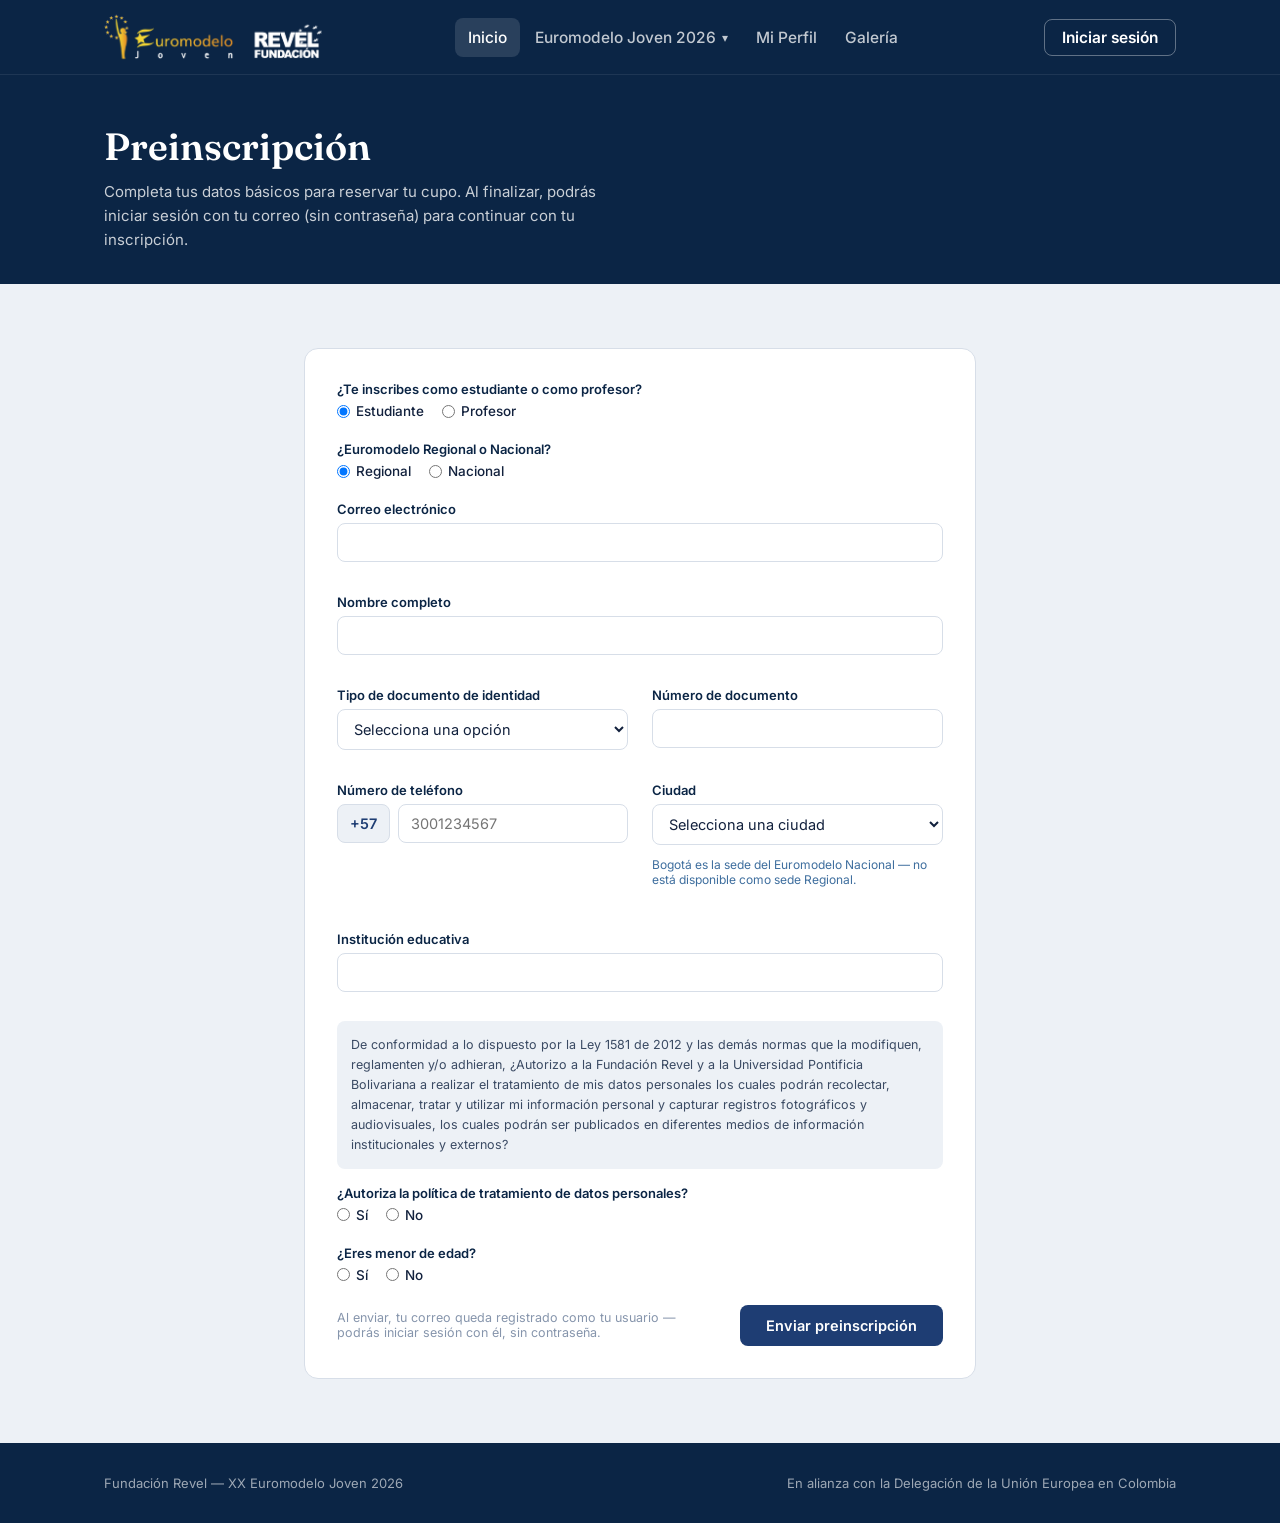
<file: preinscripcion.html>
<!DOCTYPE html>
<html lang="es">
<head>
<meta charset="UTF-8">
<meta name="viewport" content="width=device-width, initial-scale=1.0">
<title>Preinscripción — XX Euromodelo Joven 2026</title>
<link rel="preconnect" href="https://fonts.googleapis.com">
<link href="https://fonts.googleapis.com/css2?family=Fraunces:opsz,wght@9..144,400;9..144,500;9..144,600;9..144,700&family=Inter:wght@400;500;600;700&family=IBM+Plex+Mono:wght@500&display=swap" rel="stylesheet">
<link rel="stylesheet" href="assets/styles.css">
</head>
<body>
<header class="site">
  <div class="nav-row">
    <a href="index.html" class="brand"><img src="assets/logo.png" class="brand-logo" alt="Euromodelo Joven - Fundación Revel"></a>
    <nav class="links" id="navLinks">
      <a href="index.html" class="active">Inicio</a>
      <div class="nav-dropdown">
        <button type="button" class="nav-dropdown-toggle" id="navDropdownToggle">Euromodelo Joven 2026 <span class="caret">&#9662;</span></button>
        <div class="nav-dropdown-menu" id="navDropdownMenu">
          <a href="campus.html">Campus Euromodelo - Capacitaciones</a>
          <a href="roles.html">Roles</a>
          <a href="comisiones.html">Comisiones</a>
          <a href="partidos.html">Partidos Políticos</a>
        </div>
      </div>
      <a href="perfil.html">Mi Perfil</a>
      <!-- Oculto temporalmente: no se usa en la edición 2026. Restaurar el próximo año. -->
      <!-- <a href="mentes.html">Grandes Mentes</a> -->
      <a href="galeria.html">Galería</a>
    </nav>
    <div class="auth-area" id="authArea">
      <button class="btn-ghost-sm" id="loginBtn">Iniciar sesión</button>
      <div class="login-panel" id="loginPanel">
        <h4>Iniciar sesión</h4>
        <p class="login-note">Usa el correo con el que hiciste tu preinscripción — no necesitas contraseña.</p>
        <form id="loginForm">
          <input type="email" name="username" placeholder="Correo electrónico" required>
          <button type="submit">Entrar</button>
        </form>
        <p id="loginError" style="display:none; color:#C0392B; font-size:12px; margin-top:8px;">No encontramos ese correo. Verifica que esté bien escrito.</p>
        <div class="login-links">
          <a href="preinscripcion.html">Preinscribirme</a>
          <a href="perfil.html">Mi perfil</a>
        </div>
      </div>
    </div>
    <button class="menu-toggle" id="menuToggle" aria-label="Abrir menú">&#9776;</button>
  </div>
</header>

<div class="page-banner">
  <div class="container" style="grid-template-columns:1fr;">
    <div>
      <h1>Preinscripción</h1>
      <p>Completa tus datos básicos para reservar tu cupo. Al finalizar, podrás iniciar sesión con tu correo (sin contraseña) para continuar con tu inscripción.</p>
    </div>
  </div>
</div>

<div class="section-inner">
  <div class="container" style="max-width:720px;">
    <form class="form-card" id="preForm">
      <div class="field full">
        <label>¿Te inscribes como estudiante o como profesor?</label>
        <div class="radio-row" id="preTipoCuenta">
          <label><input type="radio" name="tipoCuenta" value="Estudiante" required checked> Estudiante</label>
          <label><input type="radio" name="tipoCuenta" value="Profesor" required> Profesor</label>
        </div>
      </div>
      <div class="field full">
        <label>¿Euromodelo Regional o Nacional?</label>
        <div class="radio-row" id="preTipoEuromodelo">
          <label><input type="radio" name="tipoEuromodelo" value="Regional" required checked> Regional</label>
          <label><input type="radio" name="tipoEuromodelo" value="Nacional" required> Nacional</label>
        </div>
      </div>
      <div class="form-grid">
        <div class="field full"><label>Correo electrónico</label><input required type="email" name="email"></div>
        <div class="field full"><label>Nombre completo</label><input required type="text" name="nombre"></div>
        <div class="field student-only-field">
          <label>Tipo de documento de identidad</label>
          <select required name="tipoDocumento">
            <option value="">Selecciona una opción</option>
            <option>Tarjeta de identidad</option>
            <option>Cédula de ciudadanía</option>
            <option>Pasaporte</option>
            <option>Otro</option>
          </select>
        </div>
        <div class="field student-only-field"><label>Número de documento</label><input required type="text" name="numDocumento"></div>
        <div class="field">
          <label>Número de teléfono</label>
          <div class="phone-row">
            <span class="phone-prefix">+57</span>
            <input required type="text" inputmode="numeric" pattern="[0-9]{7,10}" name="telefono" placeholder="3001234567" style="flex:1;">
          </div>
        </div>
        <div class="field student-only-field">
          <label>Ciudad</label>
          <select required name="ciudad" id="preCiudad">
            <option value="">Selecciona una ciudad</option>
            <option>Riohacha</option>
            <option>Bucaramanga</option>
            <option value="Bogotá" id="preCiudadBogota">Bogotá</option>
            <option>Cúcuta</option>
          </select>
          <p id="preCiudadRegionalNote" style="display:none; font-size:12px; color:var(--blue-slate); margin-top:6px;">Bogotá es la sede del Euromodelo Nacional — no está disponible como sede Regional.</p>
        </div>
        <div class="field full"><label>Institución educativa</label><input required type="text" name="institucion"></div>
      </div>

      <p class="legal-box">De conformidad a lo dispuesto por la Ley 1581 de 2012 y las demás normas que la modifiquen, reglamenten y/o adhieran, ¿Autorizo a la Fundación Revel y a la Universidad Pontificia Bolivariana a realizar el tratamiento de mis datos personales los cuales podrán recolectar, almacenar, tratar y utilizar mi información personal y capturar registros fotográficos y audiovisuales, los cuales podrán ser publicados en diferentes medios de información institucionales y externos?</p>
      <div class="field full">
        <label>¿Autoriza la política de tratamiento de datos personales?</label>
        <div class="radio-row">
          <label><input type="radio" name="autorizaDatos" value="Sí" required> Sí</label>
          <label><input type="radio" name="autorizaDatos" value="No" required> No</label>
        </div>
      </div>
      <div class="field full student-only-field">
        <label>¿Eres menor de edad?</label>
        <div class="radio-row" id="preEsMenor">
          <label><input type="radio" name="esMenor" value="Sí" required> Sí</label>
          <label><input type="radio" name="esMenor" value="No" required> No</label>
        </div>
      </div>

      <div class="field full student-only-field" id="preMenorSection" style="display:none;">
        <p class="legal-box">Actuando en representación de mi hijo participante del Euromodelo Joven 2026, autorizo el uso de sus derechos de imagen que le reconoce la Constitución, la Ley y las demás normas.</p>
        <label>Autorización de imagen</label>
        <div class="radio-row">
          <label><input type="radio" name="autorizaImagen" value="Sí"> Sí</label>
          <label><input type="radio" name="autorizaImagen" value="No"> No</label>
        </div>
      </div>

      <div class="form-submit-row">
        <span class="form-note">Al enviar, tu correo queda registrado como tu usuario — podrás iniciar sesión con él, sin contraseña.</span>
        <button class="btn-primary" type="submit">Enviar preinscripción</button>
      </div>
    </form>

    <div class="success-panel" id="preSuccess">
      <div class="mark">&#10003;</div>
      <h3>¡Preinscripción registrada!</h3>
      <p>Con este correo podrás iniciar sesión para completar tu inscripción — no necesitas contraseña. También te enviamos un correo con esta información.</p>
      <div class="credentials-card">
        <p style="margin:0; font-size:13px; color:rgba(255,255,255,.75);">Tu usuario para iniciar sesión</p>
        <div class="cred-row">
          <div class="cred-item"><div class="cred-label">Usuario</div><div class="cred-value" id="credUsername"></div></div>
        </div>
      </div>
      <a class="btn-primary" href="perfil.html" id="preSuccessCta" style="display:inline-block; margin-top:var(--space-3);">Continuar a mi inscripción &rarr;</a>
    </div>
  </div>
</div>
<footer>
  <div class="container">
    <span>Fundación Revel — XX Euromodelo Joven 2026</span>
    <span>En alianza con la Delegación de la Unión Europea en Colombia</span>
  </div>
</footer>
<script src="assets/main.js"></script>
<script>
  initLoginPanel();
  const detailModal = createModalController('detailModal');
</script>
<script>
  document.getElementById('preEsMenor').addEventListener('change', (e) => {
    if (e.target.name !== 'esMenor') return;
    const esMenor = e.target.value === 'Sí';
    const section = document.getElementById('preMenorSection');
    section.style.display = esMenor ? 'block' : 'none';
    section.querySelectorAll('input[name="autorizaImagen"]').forEach(inp => inp.required = esMenor);
  });

  // Los profesores solo llenan correo/nombre/teléfono/colegio (+ consentimiento de datos):
  // se ocultan y des-obligan los campos exclusivos de estudiante.
  document.getElementById('preTipoCuenta').addEventListener('change', (e) => {
    if (e.target.name !== 'tipoCuenta') return;
    const esProfesor = e.target.value === 'Profesor';
    document.querySelectorAll('.student-only-field').forEach(el => {
      if (el.id === 'preMenorSection') return; // se recalcula aparte, según esMenor
      el.style.display = esProfesor ? 'none' : '';
      el.querySelectorAll('input, select').forEach(inp => { inp.required = !esProfesor; });
    });
    const menorSection = document.getElementById('preMenorSection');
    if (esProfesor) {
      menorSection.style.display = 'none';
      menorSection.querySelectorAll('input[name="autorizaImagen"]').forEach(inp => inp.required = false);
    } else {
      const esMenorChecked = document.querySelector('input[name="esMenor"]:checked');
      const esMenor = !!esMenorChecked && esMenorChecked.value === 'Sí';
      menorSection.style.display = esMenor ? 'block' : 'none';
      menorSection.querySelectorAll('input[name="autorizaImagen"]').forEach(inp => inp.required = esMenor);
    }
  });

  // Bogotá es la sede del Euromodelo Nacional, no una sede Regional — se oculta como opción de
  // ciudad cuando se elige Regional, y se resetea la selección si ya estaba en Bogotá.
  function updateCiudadForTipoEuromodelo() {
    const esRegional = document.querySelector('input[name="tipoEuromodelo"]:checked')?.value === 'Regional';
    const bogotaOption = document.getElementById('preCiudadBogota');
    bogotaOption.disabled = esRegional;
    bogotaOption.hidden = esRegional;
    document.getElementById('preCiudadRegionalNote').style.display = esRegional ? 'block' : 'none';
    const ciudadSelect = document.getElementById('preCiudad');
    if (esRegional && ciudadSelect.value === 'Bogotá') ciudadSelect.value = '';
  }
  document.getElementById('preTipoEuromodelo').addEventListener('change', (e) => {
    if (e.target.name !== 'tipoEuromodelo') return;
    updateCiudadForTipoEuromodelo();
  });
  updateCiudadForTipoEuromodelo();

  function refCode(prefix){
    return prefix + '-' + Math.random().toString(36).slice(2,7).toUpperCase();
  }

  const preForm = document.getElementById('preForm');
  preForm.addEventListener('submit', (e) => {
    e.preventDefault();
    const fd = new FormData(preForm);
    const preRefCode = refCode('PRE');
    const tipoCuenta = fd.get('tipoCuenta') || 'Estudiante';
    const tipoEuromodelo = fd.get('tipoEuromodelo') || 'Regional';
    const data = {
      tipo: tipoCuenta,
      tipoEuromodelo,
      nombre: fd.get('nombre').trim(),
      tipoDocumento: fd.get('tipoDocumento') || '',
      numDocumento: (fd.get('numDocumento') || '').trim(),
      ciudad: fd.get('ciudad') || '',
      institucion: fd.get('institucion').trim(),
      email: fd.get('email').trim().toLowerCase(),
      telefono: fd.get('telefono').trim(),
      autorizacion: true,
      autorizaDatos: fd.get('autorizaDatos'),
      esMenor: fd.get('esMenor') || '',
      autorizaImagen: fd.get('autorizaImagen') || '',
      refCode: preRefCode,
    };
    const creds = createUser(data);

    // Envío al backend real (Google Sheets + notificación por correo al staff).
    try{
      fetch(EUROMODELO_SCRIPT_URL, {
        method: 'POST',
        mode: 'no-cors',
        headers: {'Content-Type': 'text/plain;charset=utf-8'},
        body: JSON.stringify({
          form: 'preinscripcion',
          enviado: new Date().toISOString(),
          ref_code: preRefCode,
          tipo: data.tipo,
          tipo_euromodelo: data.tipoEuromodelo,
          email: data.email,
          nombre_completo: data.nombre,
          tipo_documento: data.tipoDocumento,
          numero_documento: data.numDocumento,
          telefono: '+57 ' + data.telefono,
          ciudad: data.ciudad,
          institucion_educativa: data.institucion,
          autoriza_datos: fd.get('autorizaDatos'),
          es_menor: fd.get('esMenor') || '',
          autoriza_imagen: fd.get('autorizaImagen') || '',
        }),
      });
    }catch(err){
      console.error('No se pudo enviar la preinscripción al backend:', err);
    }

    preForm.style.display = 'none';
    document.getElementById('preSuccess').classList.add('show');
    document.getElementById('credUsername').textContent = creds.username;
    if (tipoCuenta === 'Profesor') {
      document.getElementById('preSuccessCta').textContent = 'Continuar a mi perfil →';
    }
  });
</script>
</body>
</html>
</file>
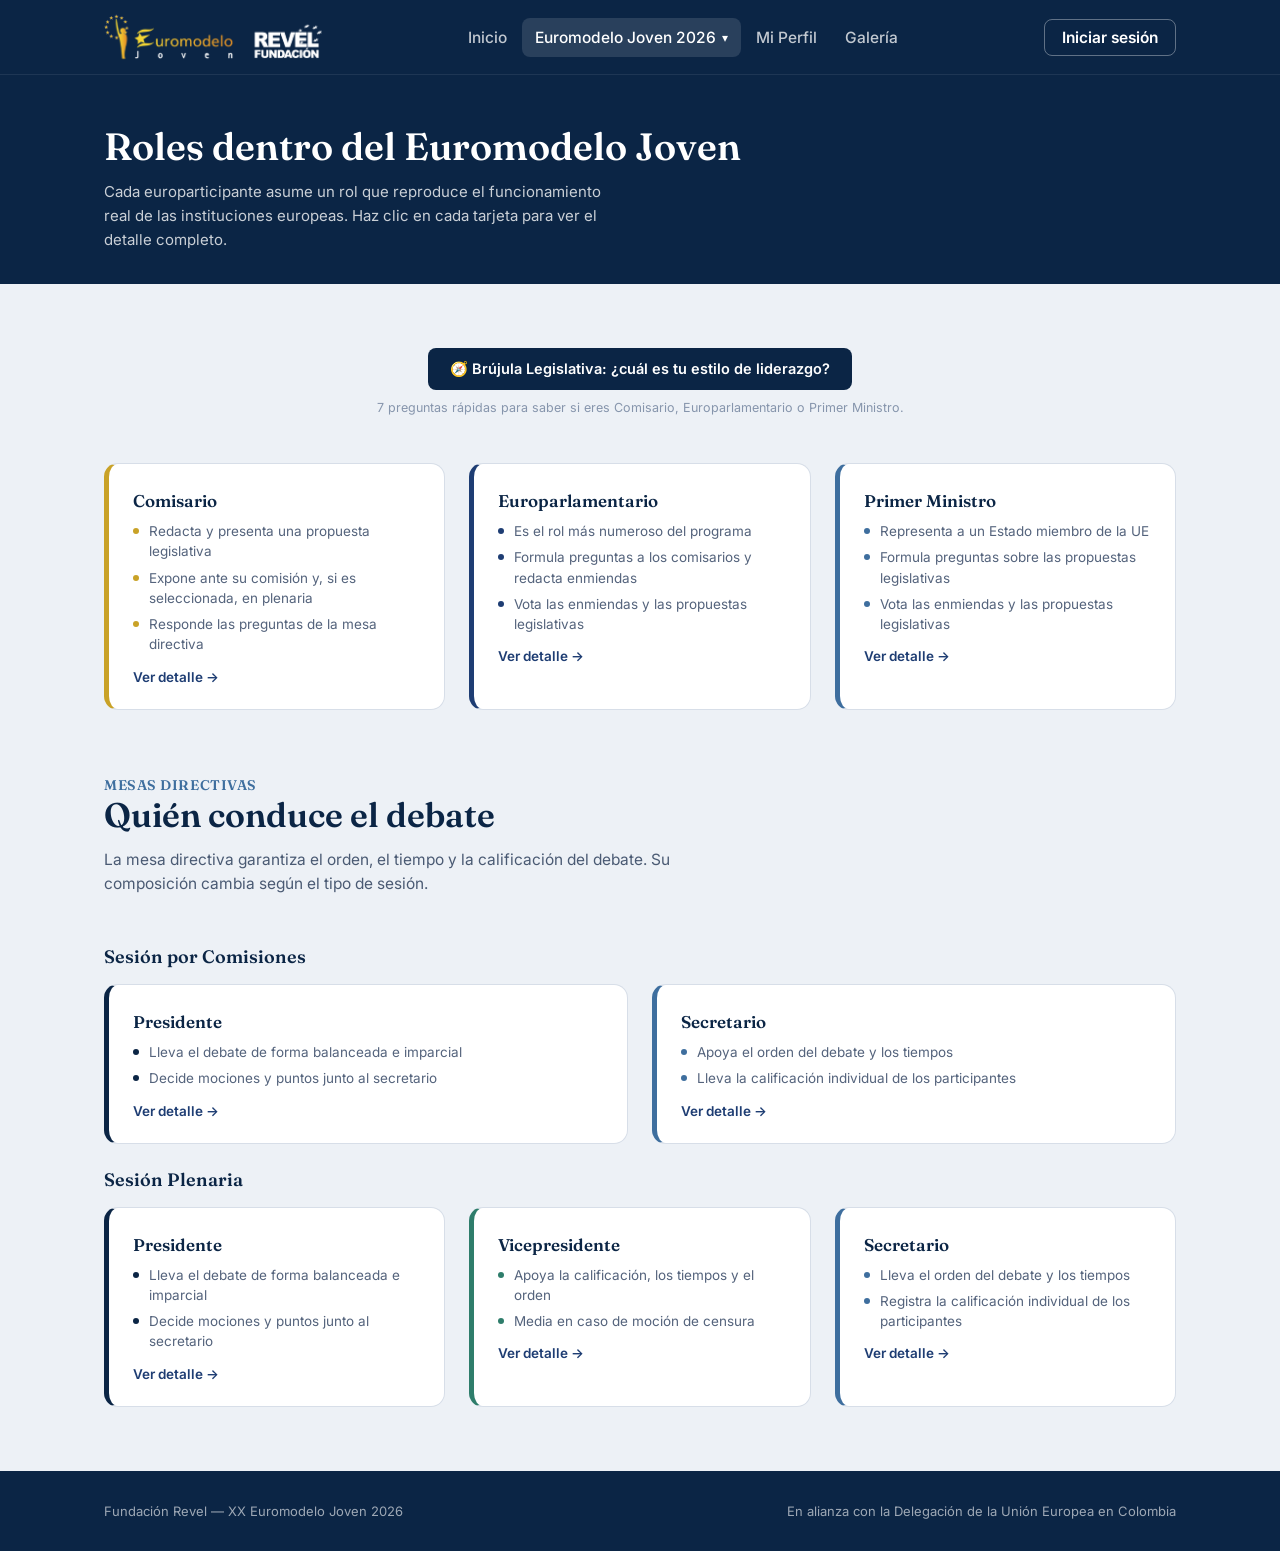
<file: roles.html>
<!DOCTYPE html>
<html lang="es">
<head>
<meta charset="UTF-8">
<meta name="viewport" content="width=device-width, initial-scale=1.0">
<title>Roles — XX Euromodelo Joven 2026</title>
<link rel="preconnect" href="https://fonts.googleapis.com">
<link href="https://fonts.googleapis.com/css2?family=Fraunces:opsz,wght@9..144,400;9..144,500;9..144,600;9..144,700&family=Inter:wght@400;500;600;700&family=IBM+Plex+Mono:wght@500&display=swap" rel="stylesheet">
<link rel="stylesheet" href="assets/styles.css">
</head>
<body>
<header class="site">
  <div class="nav-row">
    <a href="index.html" class="brand"><img src="assets/logo.png" class="brand-logo" alt="Euromodelo Joven - Fundación Revel"></a>
    <nav class="links" id="navLinks">
      <a href="index.html">Inicio</a>
      <div class="nav-dropdown">
        <button type="button" class="nav-dropdown-toggle active" id="navDropdownToggle">Euromodelo Joven 2026 <span class="caret">&#9662;</span></button>
        <div class="nav-dropdown-menu" id="navDropdownMenu">
          <a href="campus.html">Campus Euromodelo - Capacitaciones</a>
          <a href="roles.html" class="active">Roles</a>
          <a href="comisiones.html">Comisiones</a>
          <a href="partidos.html">Partidos Políticos</a>
        </div>
      </div>
      <a href="perfil.html">Mi Perfil</a>
      <!-- Oculto temporalmente: no se usa en la edición 2026. Restaurar el próximo año. -->
      <!-- <a href="mentes.html">Grandes Mentes</a> -->
      <a href="galeria.html">Galería</a>
    </nav>
    <div class="auth-area" id="authArea">
      <button class="btn-ghost-sm" id="loginBtn">Iniciar sesión</button>
      <div class="login-panel" id="loginPanel">
        <h4>Iniciar sesión</h4>
        <p class="login-note">Usa el correo con el que hiciste tu preinscripción — no necesitas contraseña.</p>
        <form id="loginForm">
          <input type="email" name="username" placeholder="Correo electrónico" required>
          <button type="submit">Entrar</button>
        </form>
        <p id="loginError" style="display:none; color:#C0392B; font-size:12px; margin-top:8px;">No encontramos ese correo. Verifica que esté bien escrito.</p>
        <div class="login-links">
          <a href="preinscripcion.html">Preinscribirme</a>
          <a href="perfil.html">Mi perfil</a>
        </div>
      </div>
    </div>
    <button class="menu-toggle" id="menuToggle" aria-label="Abrir menú">&#9776;</button>
  </div>
</header>

<div class="page-banner">
  <div class="container" style="grid-template-columns:1fr;">
    <div>
      <h1>Roles dentro del Euromodelo Joven</h1>
      <p>Cada europarticipante asume un rol que reproduce el funcionamiento real de las instituciones europeas. Haz clic en cada tarjeta para ver el detalle completo.</p>
    </div>
  </div>
</div>

<div class="section-inner">
  <div class="container">
    <div style="text-align:center; margin:0 0 var(--space-5);">
      <button class="btn-solid" id="openQuizBtn" style="background:var(--navy-deep); color:var(--white);">&#129517; Brújula Legislativa: ¿cuál es tu estilo de liderazgo?</button>
      <p style="font-size:12.5px; color:#8695AC; margin-top:10px;">7 preguntas rápidas para saber si eres Comisario, Europarlamentario o Primer Ministro.</p>
    </div>

    <div class="grid-cards" id="rolesGrid"></div>

    <div class="section-head" style="margin-top:var(--space-6);">
      <span class="subsection-title" style="font-size:14px; color:var(--blue-slate); text-transform:uppercase; letter-spacing:.04em;">Mesas directivas</span>
      <h2>Quién conduce el debate</h2>
      <p>La mesa directiva garantiza el orden, el tiempo y la calificación del debate. Su composición cambia según el tipo de sesión.</p>
    </div>

    <h3 class="subsection-title">Sesión por Comisiones</h3>
    <div class="grid-cards" id="mesasComisionesGrid"></div>

    <h3 class="subsection-title" style="margin-top:var(--space-3);">Sesión Plenaria</h3>
    <div class="grid-cards" id="mesasPlenariaGrid"></div>
  </div>
</div>
<div class="modal-overlay" id="detailModal">
  <div class="modal-card">
    <button class="modal-close" aria-label="Cerrar">&#10005;</button>
    <div class="icon js-modal-icon"></div>
    <h3 class="js-modal-title"></h3>
    <p class="modal-intro js-modal-intro"></p>
    <ul class="modal-topics js-modal-topics"></ul>
  </div>
</div>
<div class="modal-overlay" id="quizModal">
  <div class="modal-card">
    <button class="modal-close" aria-label="Cerrar">&#10005;</button>
    <div class="quiz-body"></div>
  </div>
</div>
<footer>
  <div class="container">
    <span>Fundación Revel — XX Euromodelo Joven 2026</span>
    <span>En alianza con la Delegación de la Unión Europea en Colombia</span>
  </div>
</footer>
<script src="assets/main.js"></script>
<script>
  initLoginPanel();
  const detailModal = createModalController('detailModal');
</script>
<script>
  const roles = [{"code": "CO", "title": "Comisario", "color": "#C9A227", "bullets": ["Redacta y presenta una propuesta legislativa", "Expone ante su comisión y, si es seleccionada, en plenaria", "Responde las preguntas de la mesa directiva"], "desc": "Es el rol base del Euromodelo Joven. Su función es crear una propuesta legislativa que será debatida en comisión y, en caso de ser seleccionada, en plenaria. El comisario deberá exponer su propuesta y responder las preguntas que se le formulen. Representa a una bancada política dentro de la Comisión Europea."}, {"code": "EP", "title": "Europarlamentario", "color": "#1E3D73", "bullets": ["Es el rol más numeroso del programa", "Formula preguntas a los comisarios y redacta enmiendas", "Vota las enmiendas y las propuestas legislativas"], "desc": "Es el rol más numeroso dentro del Euromodelo Joven. Su participación es la más relevante de cara al desarrollo del debate: formulan preguntas para discutir la propuesta y crean las enmiendas que serán votadas, además de votar las propuestas legislativas de los comisarios. Representan los ideales de un partido político del Parlamento Europeo."}, {"code": "PM", "title": "Primer Ministro", "color": "#3E6E9E", "bullets": ["Representa a un Estado miembro de la UE", "Formula preguntas sobre las propuestas legislativas", "Vota las enmiendas y las propuestas legislativas"], "desc": "Es el segundo rol participante en el debate. Sus intervenciones aportan al desarrollo del debate, formulan preguntas para discutir las propuestas y su función especial es votar las enmiendas propuestas por los europarlamentarios y las propuestas legislativas de los comisarios. Representan los intereses de un Estado miembro de la Unión Europea."}];
  const rolesGrid = document.getElementById('rolesGrid');
  roles.forEach((r, i) => {
    rolesGrid.innerHTML += `
      <div class="card accent" style="--accent:${r.color}; cursor:pointer;" data-role-index="${i}">
        <h3>${r.title}</h3>
        <ul class="role-bullets" style="--accent:${r.color};">${r.bullets.map(b => `<li>${b}</li>`).join('')}</ul>
        <div class="card-foot"><span class="link-btn">Ver detalle &rarr;</span></div>
      </div>`;
  });

  const mesasComisiones = [{"code": "PC", "title": "Presidente", "color": "#0B2545", "bullets": ["Lleva el debate de forma balanceada e imparcial", "Decide mociones y puntos junto al secretario"], "desc": "Es la cabeza de la mesa directiva en sesión por comisiones. Su función es llevar el debate de forma balanceada e imparcial y, junto con su secretario/a, llevar el recuento de la calificación de los participantes de forma individual. A su vez, decide junto con su secretario/a las mociones y demás puntos."}, {"code": "SC", "title": "Secretario", "color": "#3E6E9E", "bullets": ["Apoya el orden del debate y los tiempos", "Lleva la calificación individual de los participantes"], "desc": "Es el segundo integrante de la mesa directiva en comisión. Su función es, junto con el presidente, llevar el orden del debate, el tiempo de intervenciones y la calificación de los participantes de forma individual."}];
  const mesasPlenaria = [{"code": "PP", "title": "Presidente", "color": "#0B2545", "bullets": ["Lleva el debate de forma balanceada e imparcial", "Decide mociones y puntos junto al secretario"], "desc": "Es la cabeza de la mesa directiva en sesión plenaria. Su función es llevar el debate de forma balanceada e imparcial y, junto con su vicepresidente y secretario/a, llevar el recuento de la calificación de los participantes de forma individual. A su vez, decide junto con su secretario/a las mociones y demás puntos."}, {"code": "VP", "title": "Vicepresidente", "color": "#2E7D6B", "bullets": ["Apoya la calificación, los tiempos y el orden", "Media en caso de moción de censura"], "desc": "Es el segundo integrante de la mesa directiva en plenaria. Su función es brindar apoyo al presidente y secretario/a en caso de que sea requerido, y apoyar con la calificación, los tiempos y el orden del debate. En caso de presentarse una moción de censura, será el vicepresidente quien se retire a dialogar con las partes involucradas, evitando que se detenga el debate."}, {"code": "SP", "title": "Secretario", "color": "#3E6E9E", "bullets": ["Lleva el orden del debate y los tiempos", "Registra la calificación individual de los participantes"], "desc": "Es el tercer integrante de la mesa directiva en plenaria. Su función es, junto con el presidente y el vicepresidente, llevar el orden del debate, el tiempo de intervenciones y la calificación de los participantes de forma individual."}];

  function renderMesaGrid(gridId, data, groupPrefix){
    const grid = document.getElementById(gridId);
    data.forEach((m, i) => {
      grid.innerHTML += `
        <div class="card accent" style="--accent:${m.color}; cursor:pointer;" data-mesa-group="${groupPrefix}" data-mesa-index="${i}">
          <h3>${m.title}</h3>
          <ul class="role-bullets" style="--accent:${m.color};">${m.bullets.map(b => `<li>${b}</li>`).join('')}</ul>
          <div class="card-foot"><span class="link-btn">Ver detalle &rarr;</span></div>
        </div>`;
    });
  }
  renderMesaGrid('mesasComisionesGrid', mesasComisiones, 'comisiones');
  renderMesaGrid('mesasPlenariaGrid', mesasPlenaria, 'plenaria');

  rolesGrid.querySelectorAll('[data-role-index]').forEach(card => {
    card.addEventListener('click', () => renderDetailModal(detailModal, roles[+card.dataset.roleIndex]));
  });
  document.querySelectorAll('[data-mesa-group]').forEach(card => {
    const data = card.dataset.mesaGroup === 'comisiones' ? mesasComisiones : mesasPlenaria;
    card.addEventListener('click', () => renderDetailModal(detailModal, data[+card.dataset.mesaIndex]));
  });

  /* ---- Test: Brújula Legislativa ---- */
  const rolesInfo = {"CO": {"code": "CO", "title": "Comisario", "color": "#C9A227", "bullets": ["Redacta y presenta una propuesta legislativa", "Expone ante su comisión y, si es seleccionada, en plenaria", "Responde las preguntas de la mesa directiva"], "desc": "Es el rol base del Euromodelo Joven. Su función es crear una propuesta legislativa que será debatida en comisión y, en caso de ser seleccionada, en plenaria. El comisario deberá exponer su propuesta y responder las preguntas que se le formulen. Representa a una bancada política dentro de la Comisión Europea."}, "EP": {"code": "EP", "title": "Europarlamentario", "color": "#1E3D73", "bullets": ["Es el rol más numeroso del programa", "Formula preguntas a los comisarios y redacta enmiendas", "Vota las enmiendas y las propuestas legislativas"], "desc": "Es el rol más numeroso dentro del Euromodelo Joven. Su participación es la más relevante de cara al desarrollo del debate: formulan preguntas para discutir la propuesta y crean las enmiendas que serán votadas, además de votar las propuestas legislativas de los comisarios. Representan los ideales de un partido político del Parlamento Europeo."}, "PM": {"code": "PM", "title": "Primer Ministro", "color": "#3E6E9E", "bullets": ["Representa a un Estado miembro de la UE", "Formula preguntas sobre las propuestas legislativas", "Vota las enmiendas y las propuestas legislativas"], "desc": "Es el segundo rol participante en el debate. Sus intervenciones aportan al desarrollo del debate, formulan preguntas para discutir las propuestas y su función especial es votar las enmiendas propuestas por los europarlamentarios y las propuestas legislativas de los comisarios. Representan los intereses de un Estado miembro de la Unión Europea."}};
  const quizQuestions = [
    { q:'El proyecto grupal va atrasado y el profesor pide una actualización mañana. Esa noche tú...', options:[
      {label:'Te quedas armando una versión completa para presentar mañana, aunque el grupo no la haya visto', value:'CO'},
      {label:'Repasas todo lo que ya se hizo buscando huecos antes de mostrar nada', value:'EP'},
      {label:'Escribes a cada compañero para saber en qué va cada uno antes de armar algo', value:'PM'},
    ]},
    { q:'Piensa en el mejor compañero de equipo que has tenido. ¿Cuál de estas frases lo describe mejor?', options:[
      {label:'Era quien se daba cuenta de los errores que nadie más veía', value:'EP'},
      {label:'Lograba que todos en el grupo se sintieran escuchados', value:'PM'},
      {label:'Siempre era el primero en proponer algo y hacer que las cosas se movieran', value:'CO'},
    ]},
    { q:'Al terminar un proyecto en equipo, lo que más te llenaría de orgullo sería...', options:[
      {label:'Que nadie del equipo haya quedado por fuera de las decisiones', value:'PM'},
      {label:'Que el equipo haya logrado algo que nadie más se atrevía a intentar', value:'CO'},
      {label:'Que no se les haya escapado ningún detalle importante', value:'EP'},
    ]},
    { q:'Si tu forma de trabajar en equipo fuera una herramienta, ¿cuál sería?', options:[
      {label:'Un martillo: va directo al problema y lo resuelve', value:'CO'},
      {label:'Una llave inglesa: se ajusta a lo que el grupo necesite en el momento', value:'PM'},
      {label:'Una lupa: revisa cada detalle antes de dar algo por hecho', value:'EP'},
    ]},
    { q:'En un juego de mesa notas que alguien está haciendo trampa, aunque nadie más lo ha notado. Tú...', options:[
      {label:'Observas un par de jugadas más para confirmarlo antes de decir algo', value:'EP'},
      {label:'Lo confrontas ahí mismo, delante de todos', value:'CO'},
      {label:'Se lo dices aparte, en privado, para no generar un conflicto frente a todos', value:'PM'},
    ]},
    { q:'¿Qué preferirías que dijeran de ti tus compañeros de equipo dentro de 5 años?', options:[
      {label:'Fue quien mantuvo unido al grupo en los momentos difíciles', value:'PM'},
      {label:'Fue quien evitó que cometiéramos errores grandes', value:'EP'},
      {label:'Fue quien más se atrevió a proponer cosas nuevas', value:'CO'},
    ]},
    { q:'Terminas de leer una noticia polémica. Lo primero que piensas es...', options:[
      {label:'Qué harías tú si estuvieras a cargo de resolverla', value:'CO'},
      {label:'Si esa información realmente viene de una fuente confiable', value:'EP'},
      {label:'En cómo afecta a las distintas personas involucradas', value:'PM'},
    ]},
  ];
  const quizModal = createModalController('quizModal');
  function startRoleQuiz() {
    initQuiz({
      modalId: 'quizModal',
      emoji: '&#129517;',
      title: '¿Cuál es tu estilo de liderazgo?',
      intro: 'No hay respuestas correctas ni incorrectas, responde con lo primero que te identifique.',
      questions: quizQuestions,
      shuffleQuestions: true,
      onFinish: (answers, body) => {
        const tally = { CO: 0, EP: 0, PM: 0 };
        answers.forEach(a => tally[a]++);
        const winner = pickQuizWinner(tally);
        const r = rolesInfo[winner];
        const pct = Math.round((tally[winner] / quizQuestions.length) * 100);
        body.innerHTML = `
          <div class="quiz-result">
            <div class="result-icon" style="background:${r.color}">${r.code}</div>
            <div class="match-pct">${pct}% de afinidad</div>
            <h3>¡Tu perfil es: ${r.title}!</h3>
            <p>${r.desc}</p>
            <a class="btn-primary" href="perfil.html?rol=${encodeURIComponent(r.title)}">Inscribirme como ${r.title} &rarr;</a><br>
            <button class="quiz-restart" id="quizRestartBtn">Volver a intentar</button>
          </div>`;
        document.getElementById('quizRestartBtn').addEventListener('click', startRoleQuiz);
      }
    });
  }
  document.getElementById('openQuizBtn').addEventListener('click', () => {
    quizModal.open();
    startRoleQuiz();
  });
</script>
</body>
</html>
</file>
<file: assets/styles.css>
:root{
  --navy-deep:#0B2545;
  --blue-revel:#1E3D73;
  --blue-slate:#3E6E9E;
  --blue-pale:#EDF1F6;
  --gold-star:#C9A227;
  --teal:#2E7D6B;
  --ink:#12213D;
  --white:#FFFFFF;
  --line:#D7DEE8;
  --radius:14px;
  --space-1:8px; --space-2:16px; --space-3:24px; --space-4:32px; --space-5:48px; --space-6:64px; --space-7:96px;
}
*{box-sizing:border-box;}
html{scroll-behavior:smooth;}
body{
  margin:0; font-family:'Inter',sans-serif; color:var(--ink); background:var(--blue-pale);
  -webkit-font-smoothing:antialiased;
}
h1,h2,h3,.display{font-family:'Fraunces',serif;}
.eyebrow{
  font-family:'IBM Plex Mono',monospace; font-size:12px; letter-spacing:.12em; text-transform:uppercase;
  color:var(--gold-star); font-weight:500;
}
a{color:inherit; text-decoration:none;}
button{font-family:inherit;}
.container{max-width:1120px; margin:0 auto; padding:0 var(--space-3);}

/* ---- Header / Nav ---- */
header.site{
  position:sticky; top:0; z-index:50; background:var(--navy-deep); color:var(--white);
  border-bottom:1px solid rgba(255,255,255,.08);
}
.nav-row{position:relative; display:flex; align-items:center; justify-content:space-between; padding:14px var(--space-3); max-width:1120px; margin:0 auto; gap:19px;}
.brand{display:flex; align-items:center; gap:14px; flex-shrink:0;}
.brand-logo{height:46px; width:auto; display:block;}
nav.links{display:flex; gap:2px; align-items:center; justify-content:center; flex-wrap:wrap; flex-grow:1;}
nav.links a{
  background:none; border:none; color:rgba(255,255,255,.75); font-size:15.5px; font-weight:500;
  padding:10px 13px; border-radius:8px; cursor:pointer; transition:background .15s, color .15s; white-space:nowrap;
}
nav.links a:hover{background:rgba(255,255,255,.08); color:var(--white);}
nav.links a.active{color:var(--white); background:rgba(255,255,255,.12);}

.nav-dropdown{position:relative;}
.nav-dropdown-toggle{
  display:flex; align-items:center; gap:6px; background:none; border:none; font-family:inherit;
  color:rgba(255,255,255,.75); font-size:15.5px; font-weight:500;
  padding:10px 13px; border-radius:8px; cursor:pointer; transition:background .15s, color .15s; white-space:nowrap;
}
.nav-dropdown-toggle:hover{background:rgba(255,255,255,.08); color:var(--white);}
.nav-dropdown-toggle.active{color:var(--white); background:rgba(255,255,255,.12);}
.nav-dropdown-toggle .caret{font-size:12px; transition:transform .15s;}
.nav-dropdown-toggle[aria-expanded="true"] .caret{transform:rotate(180deg);}
.nav-dropdown-menu{
  display:none; position:absolute; top:calc(100% + 8px); left:0; background:var(--white); color:var(--ink);
  border-radius:12px; box-shadow:0 12px 32px rgba(11,37,69,.25); padding:10px; min-width:324px; z-index:60;
}
.nav-dropdown-menu.open{display:block;}
nav.links .nav-dropdown-menu a{
  display:block; padding:11px 14px; border-radius:8px; font-size:16px; font-weight:500; color:var(--ink);
}
nav.links .nav-dropdown-menu a:hover{background:var(--blue-pale);}
nav.links .nav-dropdown-menu a.active{background:var(--blue-pale); color:var(--blue-revel); font-weight:600;}
.auth-area{position:relative; flex-shrink:0;}
.btn-ghost-sm{
  background:transparent; border:1.5px solid rgba(255,255,255,.35); color:var(--white); padding:8px 17px;
  border-radius:8px; font-size:15.5px; font-weight:600; cursor:pointer;
}
.btn-ghost-sm:hover{background:rgba(255,255,255,.08);}
.cta-btn{
  background:var(--gold-star); color:var(--navy-deep); border:none; padding:9px 18px;
  border-radius:8px; font-size:13.5px; font-weight:700; cursor:pointer; text-decoration:none;
  display:inline-block; white-space:nowrap; flex-shrink:0;
}
.cta-btn:hover{filter:brightness(1.05);}
.login-panel{
  display:none; position:absolute; right:0; top:calc(100% + 10px); background:var(--white); color:var(--ink);
  border-radius:12px; box-shadow:0 12px 32px rgba(11,37,69,.25); padding:22px; width:312px; z-index:60;
}
.login-panel.open{display:block;}
.login-panel h4{margin:0 0 4px; font-size:17px; color:var(--navy-deep);}
.login-panel .login-note{font-size:14px; color:#8695AC; margin:6px 0 12px; line-height:1.5;}
.login-panel input{
  width:100%; border:1px solid var(--line); border-radius:8px; padding:11px 13px; font-size:16px;
  margin-bottom:8px; font-family:inherit;
}
.login-panel button{
  width:100%; background:var(--blue-revel); color:var(--white); border:none; padding:11px; border-radius:8px;
  font-weight:600; font-size:16px; cursor:pointer;
}
.login-panel button:hover{background:var(--navy-deep);}
.login-panel .login-forgot{margin:2px 0 0; text-align:right; font-size:14px;}
.login-panel .login-forgot a{color:var(--blue-revel); font-weight:600;}
.login-panel .login-links{display:flex; justify-content:space-between; margin-top:10px; font-size:14px;}
.login-panel .login-links a{color:var(--blue-revel); font-weight:600;}
.login-user-chip{
  display:flex; align-items:center; gap:9px; background:rgba(255,255,255,.1); padding:7px 14px; border-radius:20px;
  font-size:15px; color:var(--white); cursor:pointer;
}
.menu-toggle{display:none; background:none; border:none; color:var(--white); font-size:26px; cursor:pointer;}

/* ---- Hero ---- */
.hero{
  background:linear-gradient(160deg, var(--navy-deep) 0%, var(--blue-revel) 100%);
  color:var(--white); padding:var(--space-6) 0 var(--space-5);
  position:relative; overflow:hidden;
}
.hero-grid{position:relative; z-index:1; display:grid; grid-template-columns:1.2fr .8fr; gap:var(--space-5); align-items:center;}
.hero h1{font-size:clamp(30px,4.6vw,50px); line-height:1.06; margin:0 0 16px; font-weight:600;}
.hero p.lead{font-size:16px; line-height:1.6; color:rgba(255,255,255,.82); max-width:52ch; margin:0 0 var(--space-3);}
.hero-ctas{display:flex; gap:12px; flex-wrap:wrap;}
.btn-ghost{
  border:1.5px solid rgba(255,255,255,.4); background:transparent; color:var(--white);
  padding:12px 22px; border-radius:8px; font-weight:600; font-size:14.5px; cursor:pointer;
}
.btn-ghost:hover{background:rgba(255,255,255,.08);}
.btn-solid{
  background:var(--gold-star); color:var(--navy-deep); border:none; padding:12px 22px; border-radius:8px;
  font-weight:600; font-size:14.5px; cursor:pointer;
}
.btn-solid:hover{filter:brightness(1.05);}

/* ---- Estado de carga de cualquier botón (setButtonLoading/clearButtonLoading en main.js) ---- */
.btn-loading{cursor:wait !important; opacity:.75; pointer-events:none;}
.btn-spinner{
  display:inline-block; width:12px; height:12px; margin-right:7px; vertical-align:-2px;
  border:2px solid currentColor; border-right-color:transparent; border-radius:50%; opacity:.85;
  animation: btn-spin .6s linear infinite;
}
@keyframes btn-spin{ to{ transform:rotate(360deg); } }

/* ---- Círculo de estrellas (decorativo, detrás del hero) ---- */
.star-ring{
  position:absolute; left:0; top:50%; transform:translateY(-50%);
  width:280px; height:280px; opacity:.55; z-index:0; pointer-events:none;
}
.star-ring .dots{position:absolute; inset:0; animation:spin 90s linear infinite;}
@media (prefers-reduced-motion:reduce){.star-ring .dots{animation:none;}}
.star-ring .dot{
  position:absolute; top:50%; left:50%; width:16px; height:16px; background:var(--gold-star);
  transform-origin:0 0;
  clip-path:polygon(50% 0%, 61% 35%, 98% 35%, 68% 57%, 79% 91%, 50% 70%, 21% 91%, 32% 57%, 2% 35%, 39% 35%);
}
@keyframes spin{to{transform:rotate(360deg);}}

/* ---- Galería horizontal (debajo del hero) ---- */
.photo-marquee{background:var(--navy-deep); padding:var(--space-3) 0; overflow:hidden;}
.photo-marquee-track{display:flex; gap:14px; width:max-content; animation:marquee 45s linear infinite;}
.photo-marquee-track img{
  height:150px; width:auto; border-radius:10px; object-fit:cover; flex-shrink:0;
  border:1px solid rgba(255,255,255,.12);
}
@keyframes marquee{from{transform:translateX(0);} to{transform:translateX(-50%);}}
@media (prefers-reduced-motion:reduce){.photo-marquee-track{animation:none; overflow-x:auto;}}

.stat-strip{background:var(--white); border-top:1px solid var(--line); border-bottom:1px solid var(--line);}
.stat-strip .container{display:grid; grid-template-columns:repeat(4,1fr); gap:var(--space-3); padding:var(--space-4) var(--space-3);}
.stat{text-align:left; border-left:2px solid var(--gold-star); padding-left:14px;}
.stat .n{font-family:'Fraunces',serif; font-size:28px; font-weight:600; color:var(--blue-revel); line-height:1;}
.stat .l{font-size:12.5px; color:#5A6B85; margin-top:6px;}

/* ---- Page header banner (with photo placeholder) ---- */
.page-banner{background:var(--navy-deep); padding:var(--space-5) 0 var(--space-4);}
.page-banner .container{display:grid; grid-template-columns:1.3fr .9fr; gap:var(--space-4); align-items:center;}
.page-banner h1{color:var(--white); font-size:clamp(26px,3.6vw,38px); margin:0 0 10px; font-weight:600;}
.page-banner p{color:rgba(255,255,255,.78); font-size:15px; line-height:1.6; margin:0; max-width:56ch;}

/* ---- Generic section chrome ---- */
.section-inner{padding:var(--space-6) 0;}
.section-head{max-width:64ch; margin-bottom:var(--space-5);}
.section-head h2{font-size:clamp(24px,3.2vw,34px); margin:0 0 12px; color:var(--navy-deep); font-weight:600;}
.section-head p{font-size:15.5px; color:#4A5A73; line-height:1.6; margin:0;}
.subsection-title{font-family:'Fraunces',serif; font-size:18px; font-weight:600; color:var(--navy-deep); margin:0 0 var(--space-2);}

/* ---- Photo placeholder component ---- */
.photo-placeholder{
  background:repeating-linear-gradient(135deg, #E4EAF2, #E4EAF2 8px, #EDF1F6 8px, #EDF1F6 16px);
  border:1.5px dashed var(--blue-slate); border-radius:10px;
  display:flex; flex-direction:column; align-items:center; justify-content:center; gap:4px;
  color:var(--blue-slate); text-align:center;
}
.photo-placeholder .ph-icon{font-size:20px; line-height:1;}
.photo-placeholder .ph-label{font-family:'IBM Plex Mono',monospace; font-size:9px; letter-spacing:.04em; text-transform:uppercase; padding:0 6px;}
.photo-placeholder.ph-sq{width:56px; height:56px; border-radius:10px;}
.photo-placeholder.ph-sq .ph-icon{font-size:18px;}
.photo-placeholder.ph-sq .ph-label{font-size:6.5px;}
.photo-placeholder.ph-circle{width:64px; height:64px; border-radius:50%;}
.photo-placeholder.ph-banner{width:100%; height:110px; border-radius:var(--radius); border-color:rgba(255,255,255,.4);
  background:repeating-linear-gradient(135deg, rgba(255,255,255,.06), rgba(255,255,255,.06) 8px, rgba(255,255,255,0) 8px, rgba(255,255,255,0) 16px);
  color:rgba(255,255,255,.65);
}
.photo-placeholder.ph-banner .ph-icon{font-size:28px;}
.photo-placeholder.ph-banner .ph-label{font-size:10.5px;}
.photo-placeholder.ph-avatar-lg{width:120px; height:120px; border-radius:50%; margin:0 auto;}
.photo-placeholder.ph-avatar-lg .ph-icon{font-size:30px;}
.photo-placeholder.ph-wide{width:100%; height:150px; border-radius:10px;}
.photo-placeholder.ph-profile{width:120px; min-width:120px; aspect-ratio:9/16; height:auto; border-radius:0;}
.photo-placeholder.ph-profile .ph-icon{font-size:28px;}
.photo-placeholder.ph-profile .ph-label{font-size:10.5px;}
.hero-photo{
  width:100%; aspect-ratio:4/3; border-radius:var(--radius); overflow:hidden;
  box-shadow:0 24px 60px rgba(0,0,0,.35); border:1px solid rgba(255,255,255,.12);
}
.hero-photo img{width:100%; height:100%; object-fit:cover; display:block;}
.gallery-real-photo{
  width:100%; height:150px; border-radius:10px; overflow:hidden; display:block; border:1px solid var(--line);
}
.gallery-real-photo img{width:100%; height:100%; object-fit:cover; display:block;}
.card-photo{width:56px; height:56px; border-radius:10px; overflow:hidden; flex-shrink:0;}
.card-photo img{width:100%; height:100%; object-fit:cover; display:block;}

/* ---- Card grids ---- */
.grid-cards{display:grid; grid-template-columns:repeat(auto-fit,minmax(280px,1fr)); gap:var(--space-3);}
.card{
  background:var(--white); border:1px solid var(--line); border-radius:var(--radius); padding:var(--space-3);
  display:flex; flex-direction:column; gap:10px;
}
.card .icon{
  width:56px; height:56px; border-radius:10px; background:var(--blue-pale); color:var(--blue-revel);
  display:flex; align-items:center; justify-content:center; font-family:'Fraunces',serif; font-weight:600; font-size:17px;
}
.card-icon-svg{
  width:56px; height:56px; border-radius:10px;
  background:var(--blue-pale);
  display:flex; align-items:center; justify-content:center;
  color:var(--accent, var(--blue-revel));
}
.card-icon-svg svg{ width:28px; height:28px; }
.card h3{font-size:17px; margin:2px 0 0; color:var(--navy-deep); font-weight:600;}
.card p{font-size:14px; line-height:1.55; color:#54637C; margin:0; flex-grow:1;}
.card-foot{display:flex; align-items:center; justify-content:space-between; margin-top:4px; gap:8px;}
.tag{
  font-family:'IBM Plex Mono',monospace; font-size:10.5px; letter-spacing:.06em; text-transform:uppercase;
  background:var(--blue-pale); color:var(--blue-revel); padding:4px 8px; border-radius:6px;
}
.link-btn{background:none; border:none; color:var(--blue-revel); font-weight:600; font-size:13.5px; cursor:pointer; padding:0;}
.link-btn:hover{text-decoration:underline;}
.placeholder-note{font-size:12.5px; color:#8695AC; border-top:1px dashed var(--line); padding-top:8px; margin-top:2px;}
.card.accent{border-left:5px solid var(--accent, var(--blue-slate));}
.card .icon.accent-icon{background:var(--accent, var(--blue-pale)); color:var(--white);}
.role-bullets{list-style:none; margin:0; padding:0; display:flex; flex-direction:column; gap:6px;}
.role-bullets li{font-size:13.5px; line-height:1.5; color:#54637C; padding-left:16px; position:relative;}
.role-bullets li::before{content:''; position:absolute; left:0; top:7px; width:6px; height:6px; border-radius:50%; background:var(--accent, var(--gold-star));}
.role-bullets li.assigned{color:var(--navy-deep); font-weight:700; font-size:14.5px; padding-left:22px;}
.role-bullets li.assigned::before{content:'\2713'; width:auto; height:auto; border-radius:0; background:none; color:var(--teal); font-weight:700; top:0; font-size:14px;}
.party-badge{display:inline-block; font-family:'IBM Plex Mono',monospace; font-size:11px; letter-spacing:.05em; padding:3px 9px; border-radius:6px; color:var(--white); background:var(--accent, var(--blue-revel));}

/* ---- Speaker mini profile (Grandes Mentes) ---- */
.speaker-row{display:flex; align-items:center; gap:10px; border-top:1px solid var(--line); padding-top:10px; margin-top:2px; cursor:pointer;}
.speaker-row .ph-circle{width:40px; height:40px; flex-shrink:0;}
.speaker-row .ph-circle .ph-icon{font-size:14px;}
.speaker-info{display:flex; flex-direction:column; gap:1px;}
.speaker-name{font-size:13px; font-weight:700; color:var(--blue-revel);}
.speaker-role{font-size:11.5px; color:#8695AC;}
.speaker-row:hover .speaker-name{text-decoration:underline;}

/* ---- Handbook accordion reused for mesas-votacion etc ---- */
.accordion{border:1px solid var(--line); border-radius:var(--radius); overflow:hidden; background:var(--white);}
details{border-bottom:1px solid var(--line);}
details:last-child{border-bottom:none;}
summary{list-style:none; cursor:pointer; padding:16px 18px; display:flex; align-items:center; gap:12px; font-weight:600; color:var(--navy-deep); font-size:14.5px;}
summary::-webkit-details-marker{display:none;}
summary::after{content:'+'; margin-left:auto; font-family:'IBM Plex Mono',monospace; color:var(--blue-slate); font-size:18px;}
details[open] summary::after{content:'\2013';}
.acc-body{padding:0 18px 18px;}

/* ---- Forms ---- */
.form-card{background:var(--white); border:1px solid var(--line); border-radius:var(--radius); padding:var(--space-4);}
.form-grid{display:grid; grid-template-columns:1fr 1fr; gap:var(--space-2) var(--space-3);}
.field{display:flex; flex-direction:column; gap:6px; margin-bottom:var(--space-2);}
.field.full{grid-column:1 / -1;}
.field label{font-size:13px; font-weight:600; color:var(--navy-deep);}
.field .hint{font-size:12px; color:#8695AC; font-weight:400;}
.field input, .field select, .field textarea{
  width:100%; min-width:0; box-sizing:border-box;
  border:1px solid var(--line); border-radius:8px; padding:10px 12px; font-size:14.5px; font-family:inherit;
  color:var(--ink); background:var(--white);
}
.field input:focus, .field select:focus, .field textarea:focus{outline:none; border-color:var(--blue-slate); box-shadow:0 0 0 3px rgba(62,110,158,.15);}
.field textarea{resize:vertical; min-height:80px;}
.field.invalid select, .field.invalid input{border-color:#C0392B; box-shadow:0 0 0 3px rgba(192,57,43,.12);}
.field-warning{font-size:12px; color:#C0392B; display:none;}
.field-warning.show{display:block;}
.word-counter{font-size:11.5px; color:#8695AC; text-align:right; margin:-2px 0 0;}
.word-counter.over{color:#C0392B; font-weight:600;}
.checkline{display:flex; align-items:flex-start; gap:10px; font-size:13.5px; color:#4A5A73; line-height:1.5;}
.checkline input{margin-top:3px;}
.form-submit-row{display:flex; align-items:center; justify-content:space-between; margin-top:var(--space-2); flex-wrap:wrap; gap:12px;}
.form-note{font-size:12.5px; color:#8695AC; max-width:44ch;}

/* ---- Preguntas Sí/No, texto legal, teléfono con prefijo, selección de partido con logo ---- */
.legal-box{background:var(--blue-pale); border-radius:8px; padding:14px; font-size:12.5px; line-height:1.6; color:#3A4A63; margin-bottom:var(--space-2);}
.radio-row{display:flex; flex-wrap:wrap; gap:8px 18px; margin-bottom:6px;}
.radio-row label{display:flex; align-items:center; gap:6px; font-size:13.5px; font-weight:500; color:var(--ink); cursor:pointer;}
.radio-row input{margin:0;}
.phone-row{display:flex; gap:8px; align-items:center;}
.phone-prefix{
  border:1px solid var(--line); border-radius:8px; padding:10px 12px; font-size:14.5px; background:var(--blue-pale);
  color:var(--blue-revel); font-weight:600; flex-shrink:0;
}
.party-grid{display:grid; grid-template-columns:repeat(auto-fill,minmax(140px,1fr)); gap:10px; margin-bottom:6px;}
.party-pick{
  border:2px solid var(--line); border-radius:10px; padding:12px 10px; text-align:center; cursor:pointer;
  background:var(--white); display:flex; flex-direction:column; align-items:center; gap:8px; position:relative;
}
.party-pick input{position:absolute; opacity:0; width:0; height:0;}
.party-pick img{max-width:100%; height:40px; object-fit:contain;}
.party-pick .p-name{font-size:11.5px; font-weight:600; color:var(--navy-deep); line-height:1.3;}
.party-pick:hover{border-color:var(--blue-slate);}
.party-pick.checked{border-color:var(--gold-star); box-shadow:0 0 0 3px rgba(201,162,39,.18);}
.btn-primary{background:var(--blue-revel); color:var(--white); border:none; padding:12px 26px; border-radius:8px; font-weight:600; font-size:14.5px; cursor:pointer;}
.btn-primary:hover{background:var(--navy-deep);}
.success-panel{display:none; background:var(--white); border:1px solid var(--line); border-radius:var(--radius); padding:var(--space-4); text-align:center;}
.success-panel.show{display:block;}
.success-panel .mark{width:52px; height:52px; border-radius:50%; background:var(--blue-pale); color:var(--blue-revel); display:flex; align-items:center; justify-content:center; margin:0 auto 14px; font-size:24px; font-family:'Fraunces',serif;}
.success-panel h3{margin:0 0 8px; color:var(--navy-deep);}
.success-panel p{color:#54637C; font-size:14.5px; margin:0 0 4px;}
.ref-code{font-family:'IBM Plex Mono',monospace; color:var(--blue-revel); font-weight:600;}
.credentials-card{background:var(--navy-deep); color:var(--white); border-radius:var(--radius); padding:var(--space-4); margin-top:var(--space-3); text-align:center;}
.credentials-card .cred-row{display:flex; justify-content:center; gap:var(--space-4); margin-top:14px; flex-wrap:wrap;}
.credentials-card .cred-item{background:rgba(255,255,255,.08); border-radius:10px; padding:14px 22px; min-width:160px;}
.credentials-card .cred-item .cred-label{font-family:'IBM Plex Mono',monospace; font-size:10px; letter-spacing:.08em; text-transform:uppercase; color:var(--gold-star);}
.credentials-card .cred-item .cred-value{font-family:'IBM Plex Mono',monospace; font-size:18px; font-weight:600; margin-top:4px;}

/* ---- Modal: generic detail ---- */
.modal-overlay{display:none; position:fixed; inset:0; z-index:100; background:rgba(11,37,69,.55); align-items:flex-start; justify-content:center; padding:var(--space-5) var(--space-3); overflow-y:auto;}
.modal-overlay.open{display:flex;}
.modal-card{background:var(--white); border-radius:var(--radius); max-width:640px; width:100%; padding:var(--space-4); position:relative; animation:fadein .25s ease;}
.modal-card.wide{max-width:760px;}
@keyframes fadein{from{opacity:0; transform:translateY(6px);} to{opacity:1; transform:translateY(0);}}
.modal-close{position:absolute; top:18px; right:18px; background:var(--blue-pale); border:none; width:32px; height:32px; border-radius:50%; font-size:16px; color:var(--blue-revel); cursor:pointer; line-height:1;}
.modal-close:hover{background:var(--line);}
.modal-card .icon{width:48px; height:48px; border-radius:10px; background:var(--blue-pale); color:var(--blue-revel); display:flex; align-items:center; justify-content:center; font-family:'Fraunces',serif; font-weight:600; font-size:18px; margin-bottom:14px;}
.modal-card h3{font-size:22px; margin:0 0 10px; color:var(--navy-deep);}
.modal-card .modal-intro{font-size:14.5px; line-height:1.65; color:#4A5A73; margin:0 0 var(--space-3);}

/* ---- Lightbox de galería: mismo .modal-overlay/createModalController, sin .modal-card ---- */
.lightbox-overlay{background:rgba(0,0,0,.92); align-items:center; flex-direction:column; justify-content:center; gap:14px;}
.lightbox-overlay .modal-close{position:fixed; background:rgba(255,255,255,.12); color:var(--white);}
.lightbox-overlay .modal-close:hover{background:rgba(255,255,255,.25);}
.lightbox-img{max-width:min(90vw,1100px); max-height:78vh; object-fit:contain; border-radius:8px; box-shadow:0 20px 60px rgba(0,0,0,.5); animation:fadein .2s ease;}
.lightbox-nav{position:fixed; top:50%; transform:translateY(-50%); background:rgba(255,255,255,.12); border:none; color:var(--white); width:48px; height:48px; border-radius:50%; font-size:18px; cursor:pointer; display:flex; align-items:center; justify-content:center;}
.lightbox-nav:hover{background:rgba(255,255,255,.25);}
.lightbox-prev{left:18px;}
.lightbox-next{right:18px;}
.lightbox-counter{color:rgba(255,255,255,.7); font-family:'IBM Plex Mono',monospace; font-size:12.5px; letter-spacing:.05em; margin:0;}
@media (max-width:720px){
  .lightbox-nav{width:40px; height:40px; font-size:15px;}
  .lightbox-prev{left:8px;}
  .lightbox-next{right:8px;}
}
.modal-topics{list-style:none; margin:0; padding:0; display:flex; flex-direction:column; gap:12px;}
.modal-topics li{display:flex; gap:12px; align-items:flex-start; font-size:14px; line-height:1.55; color:#4A5A73;}
.modal-topics .t-num{font-family:'IBM Plex Mono',monospace; font-size:11.5px; color:var(--gold-star); flex-shrink:0; width:22px; padding-top:2px;}
.modal-topics b{color:var(--navy-deep);}

/* ---- Capacitación / speaker action popup ---- */
.action-grid{display:grid; grid-template-columns:1fr 1fr; gap:14px; margin-top:6px;}
.action-card{
  border:1.5px solid var(--line); border-radius:12px; padding:18px; text-align:center; cursor:pointer;
  transition:border-color .15s, background .15s;
}
.action-card:hover{border-color:var(--blue-slate); background:var(--blue-pale);}
.action-card .a-icon{font-size:26px; margin-bottom:8px;}
.action-card .a-title{font-weight:700; font-size:14px; color:var(--navy-deep); margin-bottom:4px;}
.action-card .a-sub{font-size:11.5px; color:#8695AC;}
@media (max-width:520px){.action-grid{grid-template-columns:1fr;}}

/* ---- Quiz modal ---- */
.quiz-intro{text-align:center; padding:6px 0 10px;}
.quiz-intro .q-emoji{font-size:38px; margin-bottom:8px;}
.quiz-progress{height:6px; background:var(--blue-pale); border-radius:4px; overflow:hidden; margin-bottom:18px;}
.quiz-progress-bar{height:100%; background:var(--gold-star); width:0%; transition:width .25s ease;}
.quiz-question{font-family:'Fraunces',serif; font-size:17px; color:var(--navy-deep); margin:0 0 14px; font-weight:600;}
.quiz-options{display:flex; flex-direction:column; gap:8px;}
.quiz-option{
  border:1.5px solid var(--line); border-radius:10px; padding:12px 14px; font-size:13.5px; text-align:left;
  background:var(--white); cursor:pointer; color:var(--ink); line-height:1.4;
}
.quiz-option:hover{border-color:var(--blue-slate); background:var(--blue-pale);}
.quiz-nav{display:flex; justify-content:space-between; margin-top:16px;}
.quiz-back{background:none; border:none; color:var(--blue-slate); font-size:13px; font-weight:600; cursor:pointer;}
.quiz-back:disabled{opacity:.3; cursor:default;}
.quiz-result{text-align:center; padding:10px 0;}
.quiz-result .result-icon{width:80px; height:80px; border-radius:50%; margin:0 auto 14px; display:flex; align-items:center; justify-content:center; font-family:'Fraunces',serif; font-weight:700; font-size:26px; color:var(--white);}
.quiz-result h3{font-size:22px; margin:0 0 8px; color:var(--navy-deep);}
.quiz-result p{font-size:14px; color:#54637C; line-height:1.6; max-width:44ch; margin:0 auto 18px;}
.quiz-result .match-pct{font-family:'IBM Plex Mono',monospace; font-size:13px; color:var(--gold-star); margin-bottom:10px;}
.quiz-restart{background:none; border:1.5px solid var(--line); border-radius:8px; padding:9px 16px; font-size:13px; font-weight:600; color:var(--blue-revel); cursor:pointer; margin-top:6px;}

/* ---- Hemiciclo ---- */
.hemiciclo-wrap{background:var(--white); border:1px solid var(--line); border-radius:var(--radius); padding:var(--space-4); text-align:center;}
.hemiciclo-svg{width:100%; max-width:560px; height:auto;}
.hemiciclo-svg circle{cursor:pointer; transition:opacity .15s;}
.hemiciclo-svg circle:hover{opacity:.6;}
.hemiciclo-total-n{font-family:'Fraunces',serif; font-size:34px; font-weight:700; fill:var(--navy-deep);}
.hemiciclo-total-l{font-family:'Inter',sans-serif; font-size:11px; fill:#8695AC;}
.hemiciclo-legend{display:flex; flex-wrap:wrap; gap:10px; justify-content:center; margin-top:var(--space-3);}
.hemiciclo-legend .leg-chip{display:flex; align-items:center; gap:6px; font-size:12px; color:var(--ink); cursor:pointer; padding:5px 10px; border-radius:20px; background:var(--blue-pale);}
.hemiciclo-legend .leg-dot{width:10px; height:10px; border-radius:50%; flex-shrink:0;}

/* ---- Mesas votación ---- */
.city-tabs{display:flex; gap:8px; flex-wrap:wrap; margin-bottom:var(--space-3);}
.city-tab{
  border:1.5px solid var(--line); background:var(--white); color:var(--ink); padding:9px 18px; border-radius:20px;
  font-size:13.5px; font-weight:600; cursor:pointer;
}
.city-tab.active{background:var(--navy-deep); color:var(--white); border-color:var(--navy-deep);}
.city-panel{display:none;}
.city-panel.active{display:block;}
.candidate-card{display:flex; align-items:center; gap:12px; padding:12px 14px; border:1px solid var(--line); border-radius:10px; margin-bottom:8px; background:var(--white);}
.candidate-card .ph-sq{width:44px; height:44px; flex-shrink:0;}
.candidate-info{flex-grow:1;}
.candidate-name{font-size:13.5px; font-weight:700; color:var(--navy-deep);}
.candidate-role{font-size:11.5px; color:#8695AC;}
/* Tarjeta de candidato a mesa directiva: foto vertical a la izquierda (las fotos de
   postulación son 9:16), info al centro, y botón de voto grande y aislado a la derecha
   para que sea inconfundible dónde hacer clic para votar (área de votación). */
.candidate-profile-card{border:1px solid var(--line); border-radius:10px; margin-bottom:14px; background:var(--white); overflow:hidden; display:flex; align-items:stretch;}
.candidate-profile-card.has-postulacion{margin-bottom:0; border-radius:10px 10px 0 0;}
.candidate-photo-lg{width:120px; min-width:120px; aspect-ratio:9/16; object-fit:cover; display:block;}
.candidate-profile-body{padding:14px 16px; flex-grow:1; min-width:0; display:flex; flex-direction:column; justify-content:center; gap:6px;}
.candidate-profile-body .candidate-name{font-size:15px;}
.candidate-profile-actions{display:flex; gap:8px; flex-wrap:wrap; margin-top:10px;}
.candidate-video-btn{
  background:var(--blue-pale); color:var(--blue-revel); border:none; padding:7px 13px; border-radius:8px;
  font-size:12px; font-weight:600; cursor:pointer; white-space:nowrap;
}

/* ---- Thumbnail de video (YouTube o Drive), con ícono de play superpuesto ---- */
.video-thumb-link{display:inline-block; text-decoration:none; line-height:0;}
.video-thumb{position:relative; display:block; width:88px; aspect-ratio:16/9; border-radius:8px; overflow:hidden; background:var(--blue-pale);}
.video-thumb img{width:100%; height:100%; object-fit:cover; display:block;}
.video-thumb-play{
  position:absolute; inset:0; display:flex; align-items:center; justify-content:center;
  color:#fff; font-size:13px; background:rgba(11,37,69,.28);
}
.video-thumb-fallback{
  display:inline-block; background:var(--blue-pale); color:var(--blue-revel); padding:7px 13px; border-radius:8px;
  font-size:12px; font-weight:600; white-space:nowrap;
}
.candidate-vote-col{display:flex; align-items:center; justify-content:center; padding:14px 18px; flex-shrink:0; border-left:1px solid var(--line);}
.candidate-vote-btn{
  background:var(--gold-star); color:var(--navy-deep); border:none; padding:14px 22px; border-radius:10px;
  font-size:14px; font-weight:700; cursor:pointer; white-space:nowrap; box-shadow:0 6px 14px rgba(201,162,39,.35);
  transition:transform .12s ease;
}
.candidate-vote-btn:hover{transform:translateY(-2px);}
@media (max-width:560px){
  .candidate-profile-card{flex-wrap:wrap;}
  .candidate-photo-lg, .photo-placeholder.ph-profile{width:140px; min-width:140px; aspect-ratio:9/16; margin:14px auto 0;}
  .candidate-profile-body{width:100%; text-align:center;}
  .candidate-profile-actions{justify-content:center;}
  .candidate-vote-col{width:100%; border-left:none; border-top:1px solid var(--line); margin-top:10px;}
  .candidate-vote-btn{width:100%;}
}
.role-group-title{font-size:12.5px; font-weight:700; color:var(--blue-slate); text-transform:uppercase; letter-spacing:.04em; margin:14px 0 8px;}

/* ---- Gallery ---- */
.gallery-tabs{display:flex; gap:8px; flex-wrap:wrap; margin-bottom:var(--space-3);}
.gallery-grid{display:grid; grid-template-columns:repeat(auto-fill,minmax(160px,1fr)); gap:12px;}
.gallery-panel{display:none;}
.gallery-panel.active{display:grid;}

/* ---- Profile badge (perfil.html) — gafete de delegado ---- */
.profile-badge-wrap{background:linear-gradient(160deg,var(--navy-deep),var(--blue-revel)); border-radius:18px; padding:var(--space-5) var(--space-3); margin-bottom:var(--space-4);}
.profile-badge-card{max-width:420px; margin:0 auto; background:var(--white); border-radius:14px; overflow:hidden; box-shadow:0 20px 50px rgba(0,0,0,.28);}
.profile-badge-ribbon{background:var(--gold-star); height:8px; width:100%;}
.profile-badge-body{padding:30px 30px 26px; text-align:center;}
.profile-badge-avatar{width:76px; height:76px; border-radius:50%; margin:0 auto 14px; background:var(--blue-pale); border:3px solid var(--white); box-shadow:0 0 0 2px var(--navy-deep); display:flex; align-items:center; justify-content:center; font-family:'Fraunces',serif; font-weight:700; font-size:24px; color:var(--navy-deep);}
.profile-badge-name{font-family:'Fraunces',serif; font-weight:700; font-size:22px; color:var(--navy-deep); margin:0 0 2px;}
.profile-badge-meta{font-size:12.5px; color:#8695AC; margin-bottom:18px;}
.profile-badge-role{display:inline-block; background:var(--navy-deep); color:var(--gold-star); font-family:'IBM Plex Mono',monospace; font-size:11px; letter-spacing:.06em; text-transform:uppercase; padding:6px 16px; border-radius:20px; margin-bottom:22px;}
.profile-badge-cargo{font-family:'IBM Plex Mono',monospace; font-size:10.5px; font-weight:700; letter-spacing:.04em; color:var(--teal); margin:-16px 0 20px;}
.profile-badge-divider{border-top:1px dashed var(--line); position:relative; margin:0 -30px 20px;}
.profile-badge-divider::before,.profile-badge-divider::after{content:''; position:absolute; top:-9px; width:18px; height:18px; border-radius:50%; background:var(--navy-deep);}
.profile-badge-divider::before{left:-9px;}
.profile-badge-divider::after{right:-9px;}
.profile-badge-fields{display:grid; grid-template-columns:1fr 1fr; gap:16px; text-align:left;}
.profile-badge-field .k{font-family:'IBM Plex Mono',monospace; font-size:9.5px; letter-spacing:.08em; text-transform:uppercase; color:var(--blue-slate); margin-bottom:5px;}
.profile-badge-field .v{font-size:12.5px; color:var(--ink); font-weight:600; line-height:1.4;}
.profile-badge-field.full{grid-column:1/-1;}
.profile-badge-party-logo{height:28px; max-width:100%; object-fit:contain; display:block; margin-bottom:2px;}

footer{background:var(--navy-deep); color:rgba(255,255,255,.6); padding:var(--space-4) 0; font-size:13px;}
footer .container{display:flex; justify-content:space-between; flex-wrap:wrap; gap:8px;}

@media (max-width:860px){
  .hero-grid{grid-template-columns:1fr;}
  .star-ring{width:180px; height:180px; opacity:.35;}
  .stat-strip .container{grid-template-columns:repeat(2,1fr);}
  .form-grid{grid-template-columns:1fr;}
  .page-banner .container{grid-template-columns:1fr;}
  .action-grid{grid-template-columns:1fr;}
}
@media (max-width:720px){
  /* El header creció un 20% para pantallas grandes; en móvil se mantiene al tamaño original
     para que el logo y el botón de "Iniciar sesión" no se salgan del viewport. */
  .nav-row{padding:12px var(--space-3); gap:12px;}
  .brand{gap:12px;}
  .brand-logo{height:38.4px;}
  .btn-ghost-sm{padding:7px 14px; font-size:13px;}
  nav.links{display:none; position:absolute; top:100%; left:0; right:0; z-index:55; background:var(--navy-deep);
    flex-direction:column; padding:8px var(--space-3) var(--space-3); border-top:1px solid rgba(255,255,255,.08);
    max-height:80vh; overflow-y:auto;}
  nav.links.open{display:flex;}
  .menu-toggle{display:block;}
  .auth-area{order:3;}
  .nav-dropdown{width:100%;}
  .nav-dropdown-toggle{width:100%; justify-content:space-between;}
  .nav-dropdown-menu{
    display:none; position:static; width:100%; margin-top:2px; box-shadow:none;
    background:rgba(255,255,255,.05); padding:4px;
  }
  .nav-dropdown-menu.open{display:flex; flex-direction:column;}
  nav.links .nav-dropdown-menu a{color:rgba(255,255,255,.75);}
  nav.links .nav-dropdown-menu a:hover, nav.links .nav-dropdown-menu a.active{background:rgba(255,255,255,.1); color:var(--white);}
}

/* ---- Tabla de datos (simulación de asignación) ---- */
.sim-table-wrap{overflow-x:auto; border:1px solid var(--line); border-radius:var(--radius); background:var(--white);}
.sim-table{width:100%; border-collapse:collapse; font-size:13px;}
.sim-table th{
  text-align:left; padding:11px 14px; background:var(--navy-deep); color:var(--white);
  font-weight:600; font-size:12px; text-transform:uppercase; letter-spacing:.04em; white-space:nowrap;
}
.sim-table td{padding:10px 14px; border-bottom:1px solid var(--line); color:var(--ink); vertical-align:top;}
.sim-table tbody tr:nth-child(even){background:var(--blue-pale);}
.sim-table tbody tr:hover{background:rgba(30,61,115,.08);}
.sim-origin{
  display:inline-block; font-size:10.5px; font-weight:700; text-transform:uppercase; letter-spacing:.03em;
  padding:2px 8px; border-radius:20px; color:var(--white); background:var(--blue-slate);
}
.sim-origin.preferencia{background:var(--teal);}
.sim-origin.brujula{background:var(--gold-star); color:var(--navy-deep);}
.sim-origin.cupo_libre, .sim-origin.reparacion{background:#C0392B;}

/* ---- Panel de administración: pestañas ---- */
.admin-tabs{display:flex; gap:8px; margin-bottom:var(--space-4); flex-wrap:wrap; border-bottom:1px solid var(--line);}
.admin-tab-btn{
  background:none; border:none; border-bottom:3px solid transparent; padding:10px 4px; margin-bottom:-1px;
  font-size:14px; font-weight:600; color:var(--blue-slate); cursor:pointer; font-family:inherit;
}
.admin-tab-btn:hover{color:var(--blue-revel);}
.admin-tab-btn.active{color:var(--navy-deep); border-bottom-color:var(--gold-star);}
.bloque-dropdown{display:inline-block; position:relative;}
.bloque-dropdown .admin-tab-btn .caret{font-size:10px; margin-left:2px; display:inline-block; transition:transform .15s;}
.bloque-dropdown-menu{
  display:none; position:absolute; top:calc(100% + 6px); left:0; background:var(--white); color:var(--ink);
  border:1px solid var(--line); border-radius:10px; box-shadow:0 12px 32px rgba(11,37,69,.18); padding:6px; min-width:180px; z-index:60;
}
.bloque-dropdown-menu.open{display:block;}
.bloque-dropdown-item{
  display:block; width:100%; text-align:left; background:none; border:none; font-family:inherit;
  padding:9px 12px; border-radius:8px; font-size:14px; font-weight:500; color:var(--ink); cursor:pointer;
}
.bloque-dropdown-item:hover{background:var(--blue-pale);}
.bloque-dropdown-item.selected{background:var(--blue-pale); color:var(--blue-revel); font-weight:600;}

/* ---- Panel de administración: filtros y edición de fila ---- */
.admin-filters{display:flex; flex-wrap:wrap; gap:10px; align-items:center; margin-bottom:var(--space-3);}
.admin-filters input[type="text"], .admin-filters select{
  border:1px solid var(--line); border-radius:8px; padding:9px 12px; font-size:13px; font-family:inherit;
  background:var(--white); color:var(--ink);
}
.admin-filters input[type="text"]{flex:1; min-width:200px;}
.admin-edit-row td{background:var(--blue-pale);}
.admin-edit-row select{
  width:100%; border:1px solid var(--line); border-radius:8px; padding:6px 8px; font-size:12.5px; font-family:inherit;
}
.admin-row-btn{
  background:none; border:1px solid var(--line); border-radius:6px; padding:4px 10px; font-size:12px;
  font-weight:600; color:var(--blue-revel); cursor:pointer;
}
.admin-row-btn:hover{background:var(--blue-pale);}
.admin-row-btn.save{background:var(--teal); border-color:var(--teal); color:var(--white);}
.admin-row-btn.danger{border-color:#C0392B; color:#C0392B;}
.admin-row-btn.danger:hover{background:#FBEAE8;}
.admin-row-btn.plenaria{background:var(--navy-deep); border-color:var(--navy-deep); color:var(--white);}
.admin-row-actions{display:flex; flex-wrap:wrap; gap:6px; align-items:center; min-width:150px;}

/* ---- Panel de administración: origen de la asignación ---- */
.origen-badge{
  display:inline-block; font-size:11px; font-weight:700; text-transform:uppercase; letter-spacing:.03em;
  padding:3px 9px; border-radius:20px; color:var(--white); background:var(--blue-slate);
}
.origen-badge.manual{background:var(--gold-star); color:var(--navy-deep);}
.origen-badge.automatica{background:var(--teal);}
.origen-badge.sin-asignar{background:var(--blue-pale); color:var(--blue-slate);}

/* ---- Panel de administración: propuestas de comisarios ---- */
.propuesta-badge{
  display:inline-block; font-size:11px; font-weight:700; text-transform:uppercase; letter-spacing:.03em;
  padding:3px 9px; border-radius:20px; color:var(--white); background:var(--blue-slate);
}
.propuesta-badge.aprobada{background:var(--teal);}
.propuesta-badge.pendiente{background:var(--blue-slate);}
.propuesta-badge.plenaria{background:var(--gold-star); color:var(--navy-deep);}
textarea.propuesta-comentario{
  width:100%; min-height:50px; border:1px solid var(--line); border-radius:8px; padding:6px 8px;
  font-size:12.5px; font-family:inherit; resize:vertical;
}

/* ---- Candidatos de mesa: grid de resultados (Plenaria vs Comisiones) ---- */
.cand-results-grid{
  display:grid; grid-template-columns:1fr 1fr; gap:var(--space-3); align-items:start;
}
.cand-result-card{gap:var(--space-2);}
.cand-result-head{
  display:flex; align-items:flex-start; justify-content:space-between; gap:12px; flex-wrap:wrap;
  border-bottom:1px solid var(--line); padding-bottom:14px; margin-bottom:4px;
}
.cand-result-title{display:flex; align-items:center; gap:12px;}
.cand-result-icon{
  width:42px; height:42px; border-radius:10px; background:var(--blue-pale);
  display:flex; align-items:center; justify-content:center; font-size:19px; flex-shrink:0;
}
.cand-result-title h3{font-family:'Fraunces',serif; font-size:15.5px; color:var(--navy-deep); margin:0 0 4px; font-weight:600;}
.cand-status-badge{
  display:inline-block; font-size:11.5px; font-weight:600; color:#5A6B85; background:var(--blue-pale);
  padding:3px 10px; border-radius:20px; margin:0; line-height:1.4;
}
.cand-status-badge.is-open{color:#1B6E52; background:#E3F3EC;}
.cand-status-badge.is-closed{color:#8695AC; background:#EDF1F6;}
.cand-toggle-btn{
  border-color:var(--blue-slate); color:var(--blue-revel); font-size:12.5px; padding:8px 14px; white-space:nowrap;
}

/* Tablas de ranking: medalla en la primera celda de las 3 primeras filas */
.cand-rank-table tbody tr{transition:background .12s;}
.cand-rank-table tbody tr:hover{background:var(--blue-pale);}
.cand-rank-table tbody tr td:first-child{width:26px; text-align:center; font-size:15px;}
.cand-rank-table tbody tr:nth-child(1) td:first-child::before{content:'🥇';}
.cand-rank-table tbody tr:nth-child(2) td:first-child::before{content:'🥈';}
.cand-rank-table tbody tr:nth-child(3) td:first-child::before{content:'🥉';}
.cand-rank-table tbody tr:nth-child(1){background:rgba(201,162,39,.07);}

@media (max-width:900px){
  .cand-results-grid{grid-template-columns:1fr;}
}

/* ---- Votación en vivo: barras que crecen con los votos ---- */
.live-voto-bars{display:flex; flex-direction:column; gap:16px;}
.live-voto-row{background:var(--white); border:1px solid var(--line); border-radius:var(--radius); padding:14px 18px;}
.live-voto-row:first-child{border-color:var(--gold-star); box-shadow:0 0 0 1px var(--gold-star) inset;}
.live-voto-row-head{display:flex; align-items:center; gap:10px; flex-wrap:wrap; margin-bottom:10px;}
.live-voto-name{font-family:'Fraunces',serif; font-size:16px; font-weight:600; color:var(--navy-deep);}
.live-voto-count{margin-left:auto; font-family:'Fraunces',serif; font-size:20px; font-weight:600; color:var(--blue-revel);}
.live-voto-bar-track{height:14px; border-radius:8px; background:var(--blue-pale); overflow:hidden;}
.live-voto-bar-fill{height:100%; border-radius:8px; background:linear-gradient(90deg, var(--blue-revel), var(--gold-star)); transition:width .5s ease;}

/* ---- Conteo de votos: contador grande arriba del modal ---- */
.conteo-tally-item{
  flex:1; min-width:100px; text-align:center; background:var(--white); border:2px solid var(--line);
  border-radius:var(--radius); padding:14px 10px;
}
.conteo-tally-n{font-family:'Fraunces',serif; font-size:40px; font-weight:700; line-height:1;}
.conteo-tally-l{font-size:12.5px; font-weight:600; color:#5A6B85; text-transform:uppercase; letter-spacing:.04em; margin-top:6px;}
</file>
